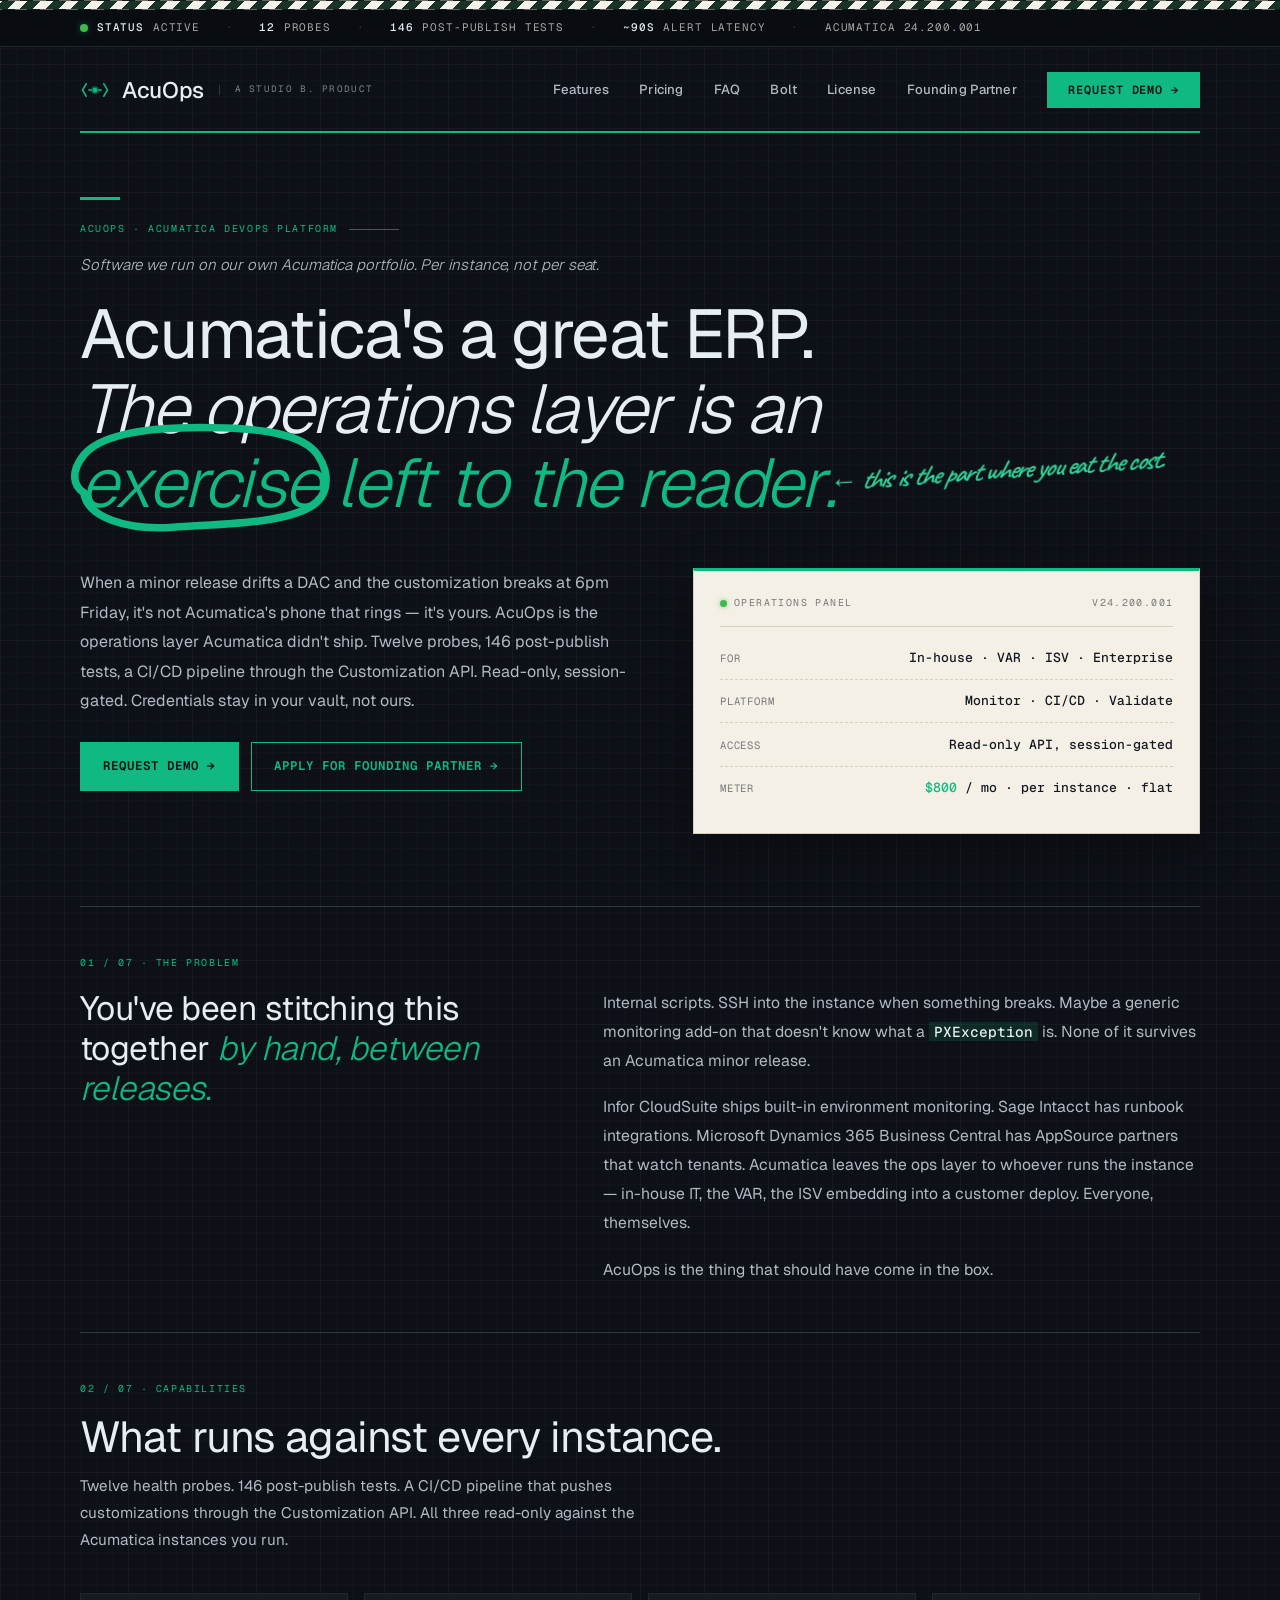
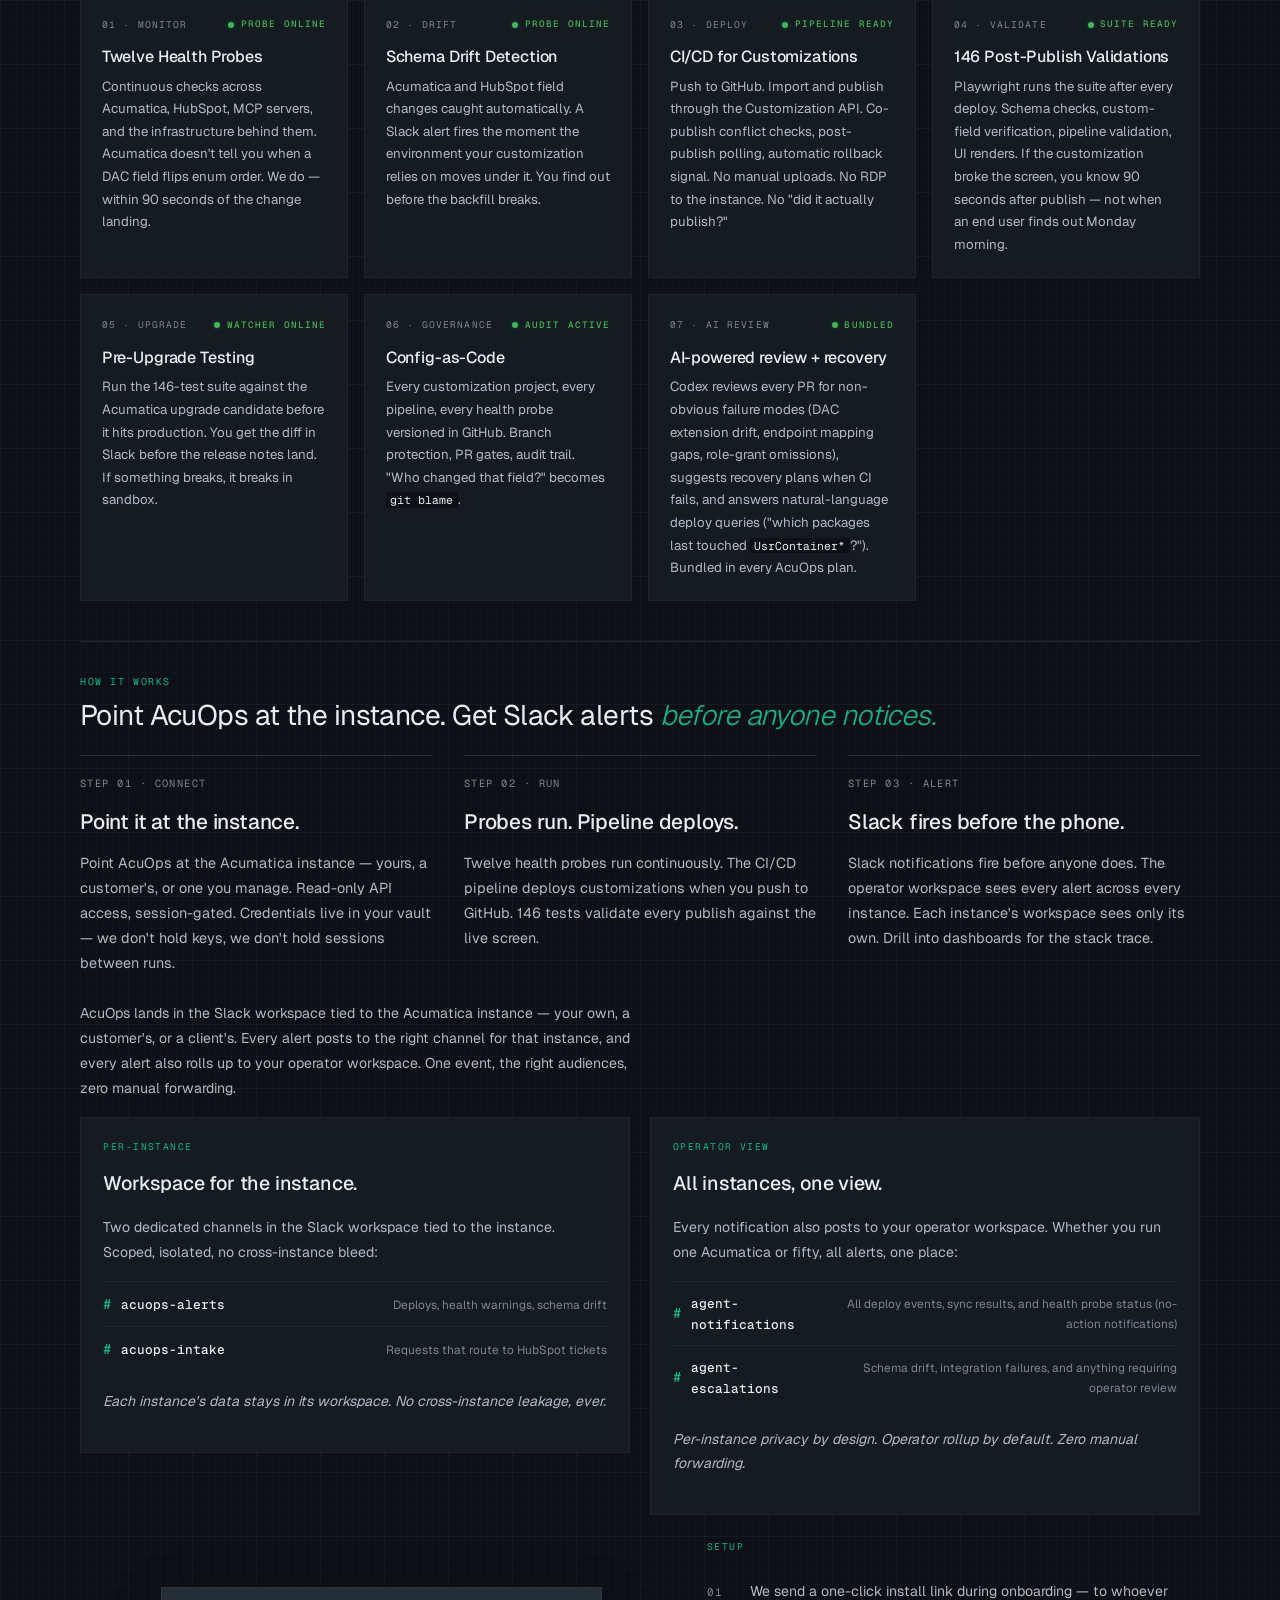
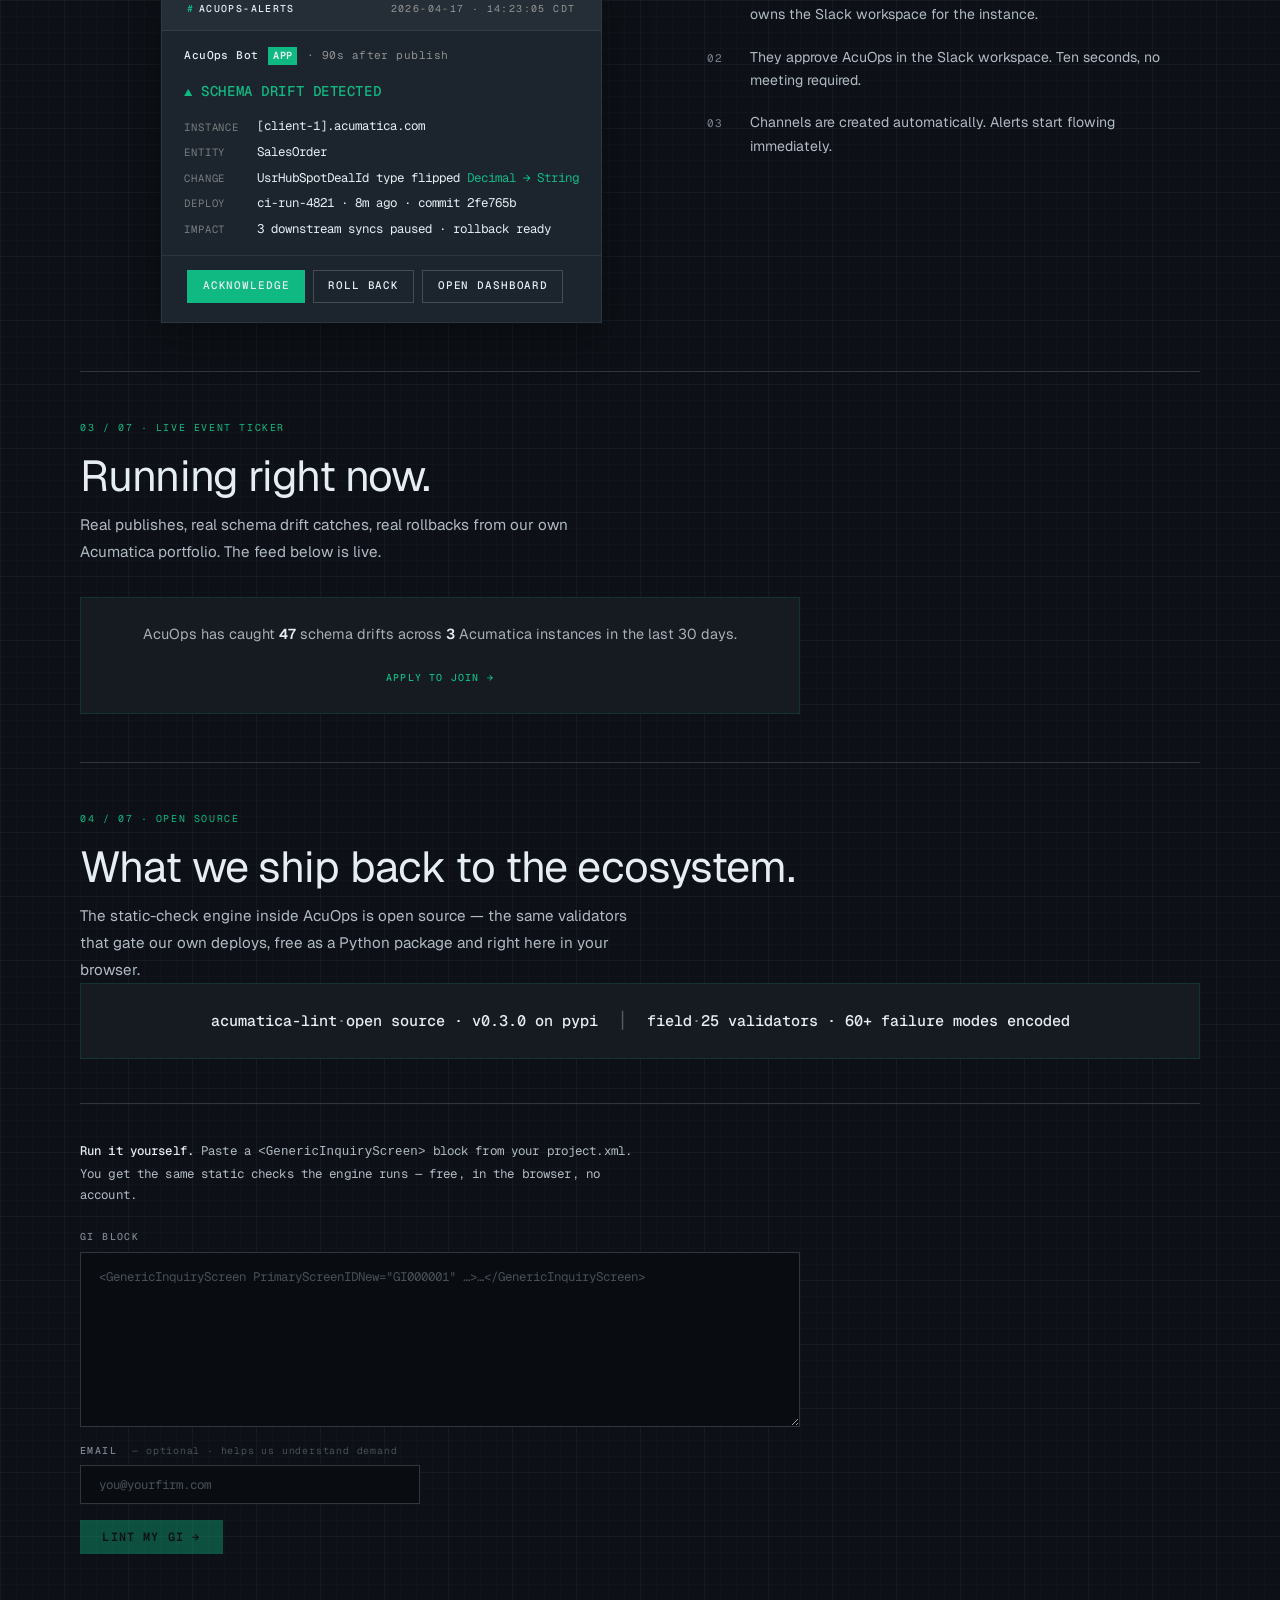
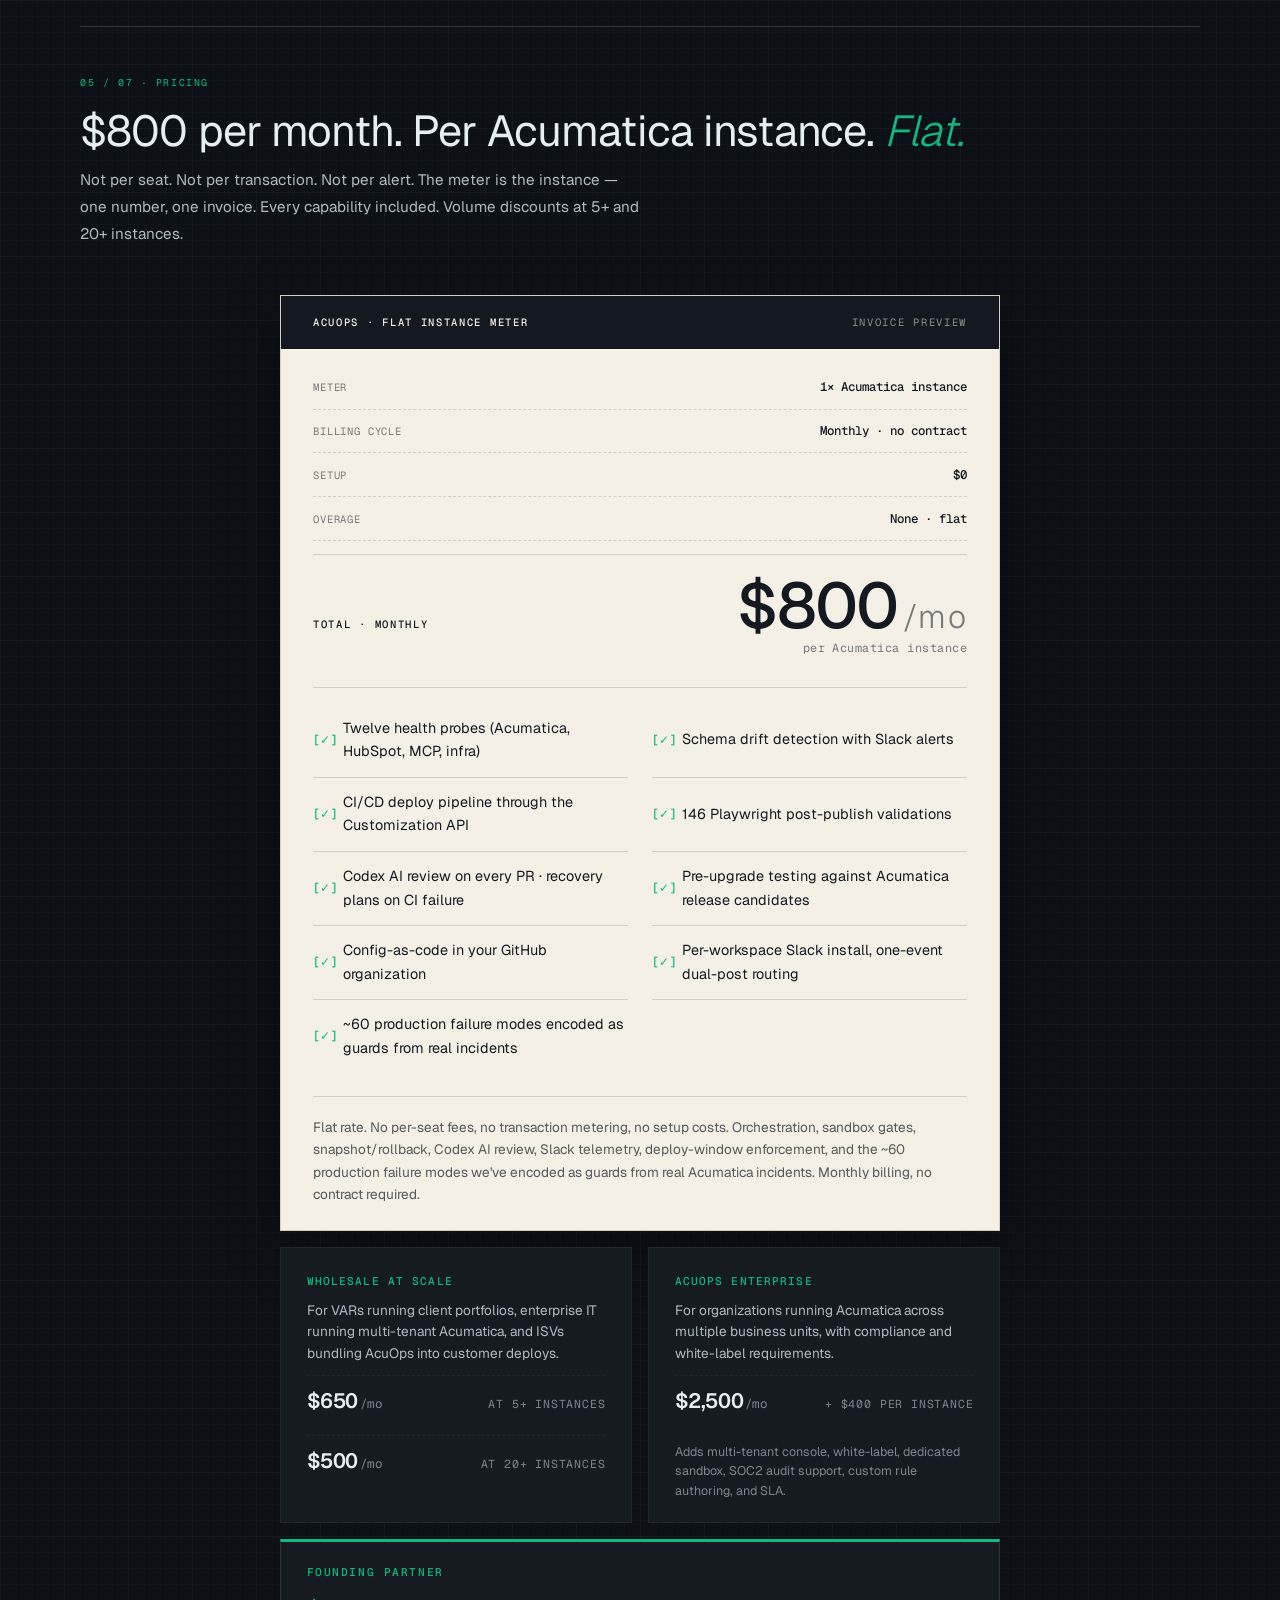
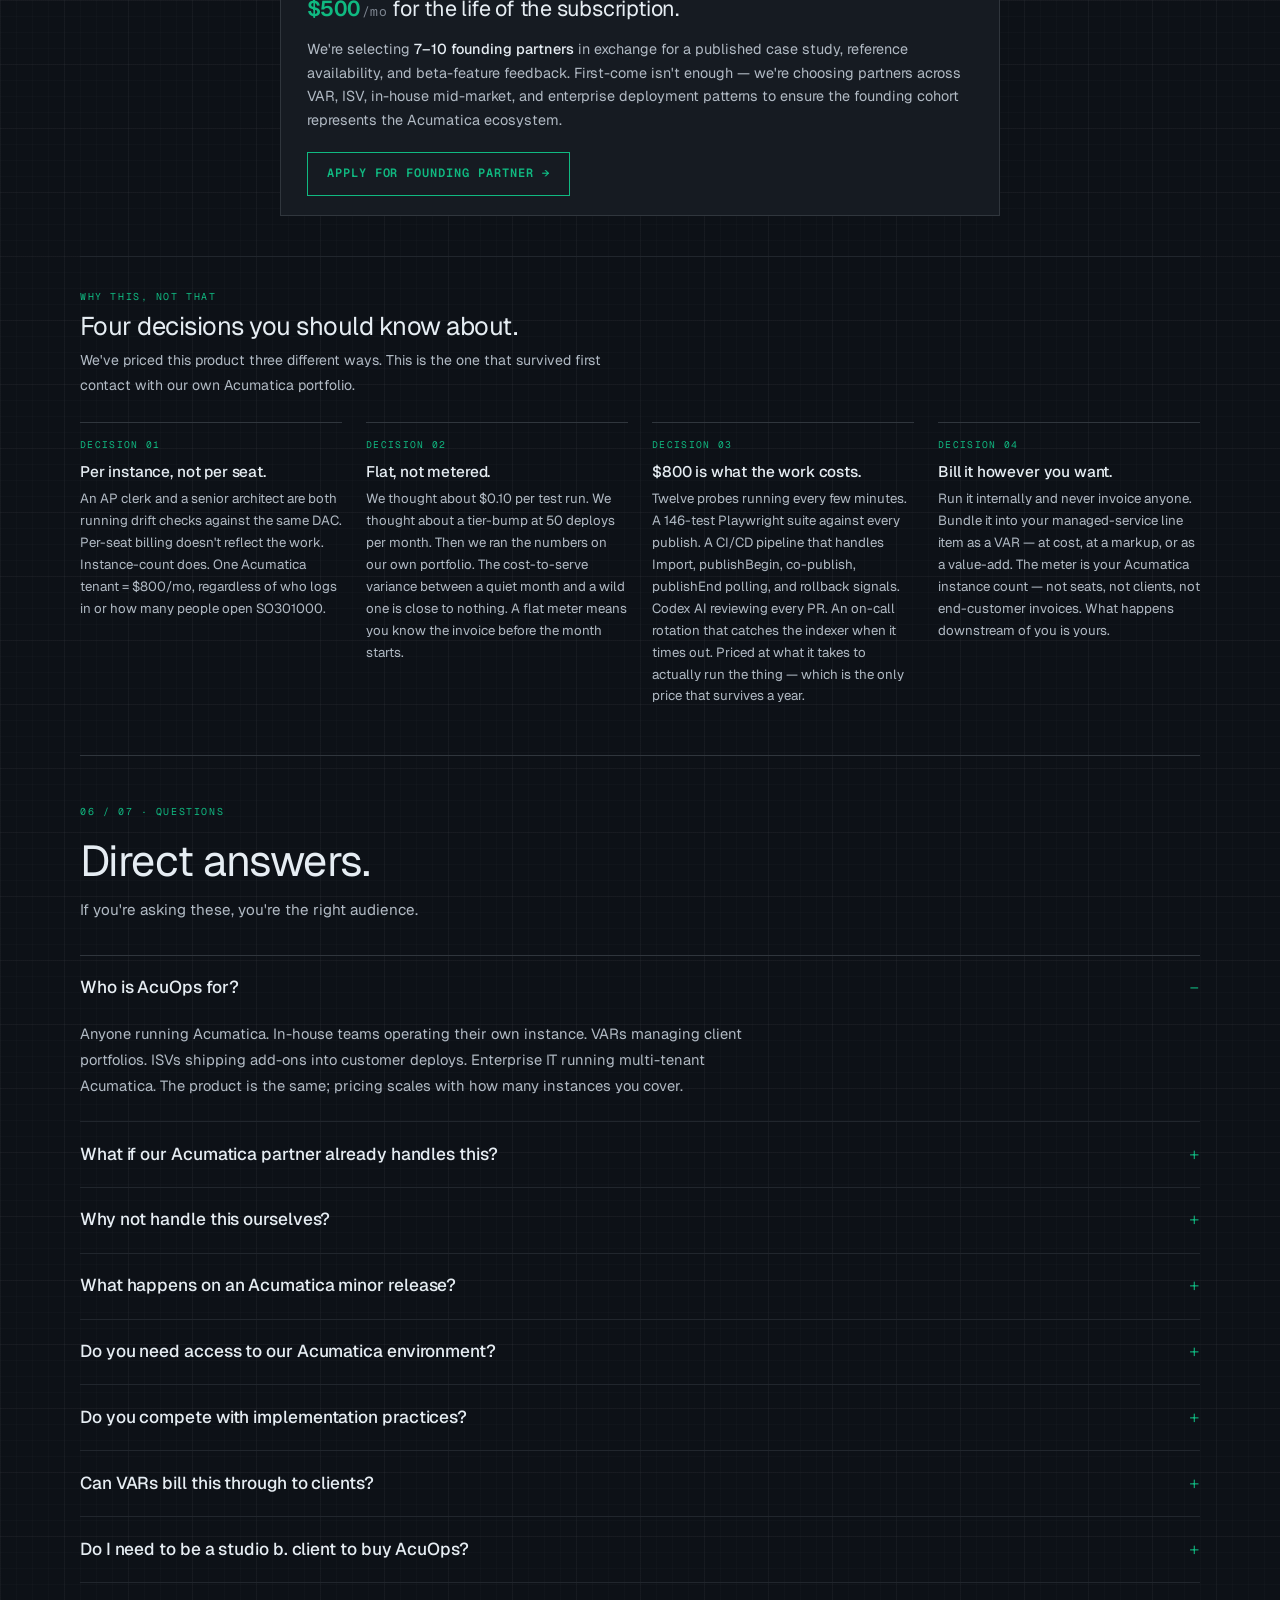
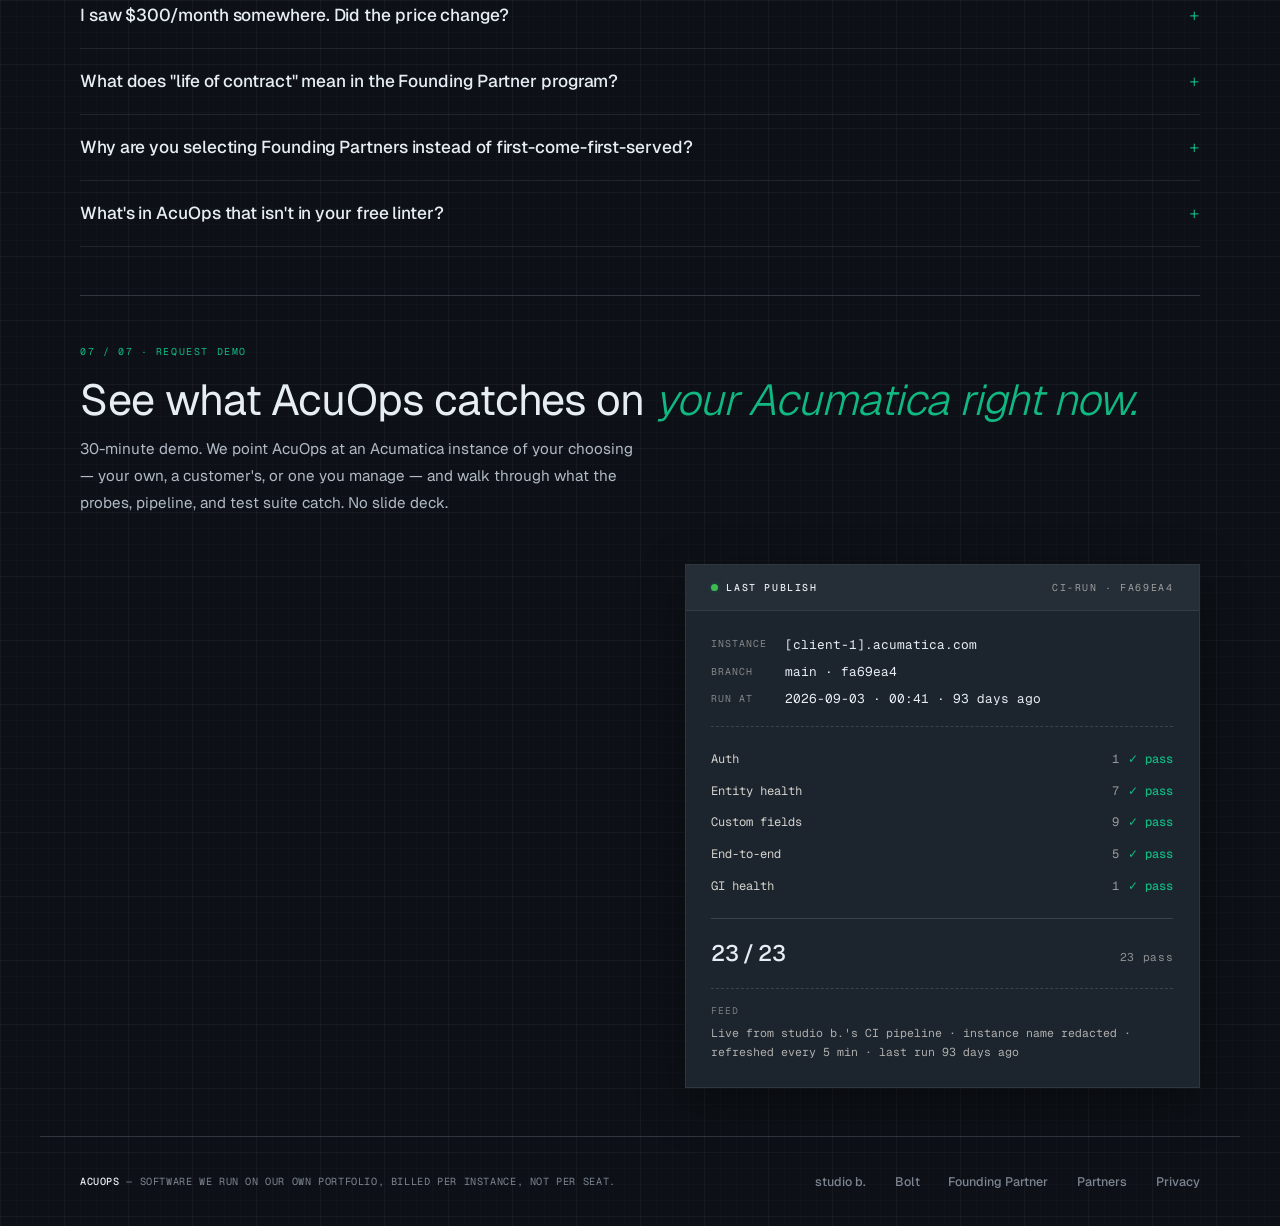
<file: index.html>
<!DOCTYPE html>
<html lang="en">
<head>
<meta charset="UTF-8">
<meta name="viewport" content="width=device-width, initial-scale=1.0">
<title>AcuOps — Acumatica DevOps Platform</title>
<meta name="description" content="AcuOps is the operations layer for Acumatica. Continuous health probes, post-publish validation, CI/CD through the Customization API. $800/mo per Acumatica instance, with volume tiers for VARs and operators running portfolios. Made by studio b.">
<meta property="og:title" content="AcuOps — Acumatica DevOps Platform">
<meta property="og:description" content="AcuOps is the operations layer for Acumatica. Continuous health probes, post-publish validation, CI/CD through the Customization API. $800/mo per Acumatica instance, with volume tiers for VARs and operators running portfolios.">
<meta property="og:type" content="website">
<meta property="og:site_name" content="AcuOps by studio b.">
<meta property="og:url" content="https://acuops.com">
<meta name="twitter:card" content="summary_large_image">
<meta name="twitter:title" content="AcuOps — Acumatica DevOps Platform">
<link rel="canonical" href="https://acuops.com">
<link rel="preconnect" href="https://fonts.googleapis.com">
<link rel="preconnect" href="https://fonts.gstatic.com" crossorigin>
<link href="https://fonts.googleapis.com/css2?family=Geist:wght@300;400;500;600;700&family=Geist+Mono:wght@300;400;500;600&family=Caveat:wght@400;600&display=swap" rel="stylesheet">
<link rel="stylesheet" href="/assets/header.css">

<!-- HubSpot Tracking Code -->
<script type="text/javascript" id="hs-script-loader" async defer src="//js.hs-scripts.com/49070660.js"></script>

<style>
/* ══════════════════════════════════════════════════
   AcuOps — "Mission Control"
   Deep slate + terminal green + phosphor green.
   Dark dashboard register. Operator-facing. Infrastructural.

   Rhymes with Studio B (Broadsheet Verde) and Bolt (Cut Sheet).
   Shares family grammar: mono eyebrows, hairline rules, editorial
   sectioning, section numbering, one-flash-accent discipline.
   Breaks family palette: inverts light paper → dark dashboard.
   Inverted ivory printouts (hero-panel, pricing card) are the
   only light objects on the page — memorable as lit readouts
   on a dark console.
   ══════════════════════════════════════════════════ */

:root {
  /* Page — dark slate primary */
  --bg: #0D1117;                   /* deep slate, cool, no green tint */
  --surface: #161B22;              /* elevated card */
  --surface-2: #1C242E;            /* deeper surface for recessed panels */
  --console: #090D12;              /* sub-bg consoles (dispatch strip) */
  --rule: #30363D;                 /* primary divider on dark */
  --rule-light: #21262D;           /* subtle divider */

  /* Inverted ivory — used only on hero-panel + pricing-card (printouts) */
  --printout: #F4F0E6;             /* ivory — lit readout */
  --printout-rule: #D6CFC0;

  /* Ink — dark tokens used ONLY on ivory printouts */
  --ink: #131821;
  --ink-70: rgba(19, 24, 33, 0.7);
  --ink-55: rgba(19, 24, 33, 0.55);
  --ink-40: rgba(19, 24, 33, 0.4);
  --ink-15: rgba(19, 24, 33, 0.15);
  --ink-06: rgba(19, 24, 33, 0.06);

  /* Signal system */
  --signal: #10B981;               /* terminal green — canonical AcuOps spot per brand guide */
  --signal-hover: #34D399;
  --signal-dim: rgba(16, 185, 129, 0.15);

  --pulse: #3FB950;                /* phosphor green LED */
  --alert: #F85149;                /* critical red, rare */

  /* Text on dark — contrast ratios against --bg #0D1117:
       --text          ~14.6:1  AAA body
       --text-secondary ~10.2:1  AAA body
       --text-tertiary  ~5.4:1   AA body / AAA large
       --text-dim       ~2.5:1   FAILS AA — placeholder-only role.
     Never use --text-dim on body or label copy. Placeholder text
     is exempt from WCAG SC 1.4.3 (informational, not content). */
  --text: #E6EDF3;                 /* primary cool white */
  --text-secondary: #B1BAC4;       /* muted body */
  --text-tertiary: #7D8590;        /* dim metadata */
  --text-dim: #484F58;             /* placeholder-only (see contrast note above) */
}

* { margin: 0; padding: 0; box-sizing: border-box; }
html { scroll-behavior: smooth; }

body {
  background: var(--bg);
  color: var(--text);
  font-family: 'Geist', sans-serif;
  font-weight: 400;
  line-height: 1.65;
  -webkit-font-smoothing: antialiased;
  position: relative;
  /* Schematic grid — 64px major cells, 16px minor. Subtle — only reads at depth */
  background-image:
    linear-gradient(to right, rgba(230, 237, 243, 0.028) 1px, transparent 1px),
    linear-gradient(to bottom, rgba(230, 237, 243, 0.028) 1px, transparent 1px),
    linear-gradient(to right, rgba(230, 237, 243, 0.014) 1px, transparent 1px),
    linear-gradient(to bottom, rgba(230, 237, 243, 0.014) 1px, transparent 1px);
  background-size: 64px 64px, 64px 64px, 16px 16px, 16px 16px;
  background-position: 0 0, 0 0, 0 0, 0 0;
}

/* Subtle CRT grain for authenticity — very low opacity */
body::before {
  content: '';
  position: fixed;
  inset: 0;
  pointer-events: none;
  z-index: 9999;
  opacity: 0.25;
  background-image: url("data:image/svg+xml,%3Csvg viewBox='0 0 256 256' xmlns='http://www.w3.org/2000/svg'%3E%3Cfilter id='noise'%3E%3CfeTurbulence type='fractalNoise' baseFrequency='0.9' numOctaves='4' stitchTiles='stitch'/%3E%3C/filter%3E%3Crect width='100%25' height='100%25' filter='url(%23noise)' opacity='0.03'/%3E%3C/svg%3E");
  background-repeat: repeat;
  background-size: 256px 256px;
  mix-blend-mode: overlay;
}

/* ── Animations ── */
@keyframes rise { from { opacity: 0; transform: translateY(28px); } to { opacity: 1; transform: translateY(0); } }
@keyframes drawLine { from { transform: scaleX(0); } to { transform: scaleX(1); } }
@keyframes blink { 0%, 100% { opacity: 1; } 50% { opacity: 0.35; } }

/* ── Dispatch strip (top of page — sets the operations floor tone) ── */
.dispatch {
  background: var(--console);
  border-bottom: 1px solid var(--rule-light);
  color: var(--text);
  font-family: 'Geist Mono', monospace;
  font-size: 0.68rem;
  font-weight: 400;
  letter-spacing: 0.08em;
  text-transform: uppercase;
}
.dispatch-inner {
  max-width: 1200px;
  margin: 0 auto;
  padding: 0.55rem 2.5rem;
  display: flex;
  align-items: center;
  gap: 1.6rem;
  flex-wrap: wrap;
}
.dispatch-inner > span {
  display: inline-flex;
  align-items: center;
  gap: 0.55rem;
  color: rgba(238, 234, 226, 0.7);
}
.dispatch-inner > span strong {
  color: var(--text);
  font-weight: 500;
}
.dispatch-led {
  width: 8px; height: 8px;
  border-radius: 50%;
  background: var(--pulse);
  box-shadow: 0 0 6px rgba(4, 120, 87, 0.7);
  animation: blink 2.4s ease-in-out infinite;
}
.dispatch-spacer { opacity: 0.3; }

/* ── Nav ── */
nav {
  max-width: 1200px;
  margin: 0 auto;
  padding: 1.6rem 2.5rem;
  display: flex;
  align-items: center;
  justify-content: space-between;
  position: relative;
}
nav::after {
  content: '';
  position: absolute;
  bottom: 0; left: 2.5rem; right: 2.5rem;
  height: 2px;
  background: var(--signal);
  transform-origin: left;
  animation: drawLine 0.8s cubic-bezier(0.16, 1, 0.3, 1) 0.2s both;
}

.brand {
  display: flex;
  align-items: center;
  gap: 0.75rem;
}
.brand-main {
  display: flex;
  align-items: center;
  gap: 0.75rem;
  text-decoration: none;
  color: var(--text);
}
.brand-mark {
  width: 30px; height: 30px;
  flex-shrink: 0;
}
.brand-name {
  font-family: 'Geist', sans-serif;
  font-size: 1.4rem;
  font-weight: 500;
  letter-spacing: -0.015em;
  color: var(--text);
  line-height: 1;
}
.brand-parent {
  font-family: 'Geist Mono', monospace;
  font-size: 0.58rem;
  font-weight: 400;
  letter-spacing: 0.14em;
  text-transform: uppercase;
  color: var(--text-tertiary);
  padding-left: 0.9rem;
  margin-left: 0.2rem;
  border-left: 1px solid var(--rule);
  line-height: 1;
}
.brand-parent a {
  color: var(--text-tertiary);
  text-decoration: none;
  border-bottom: 1px dotted transparent;
  transition: border-color 0.25s, color 0.25s;
}
.brand-parent a:hover {
  color: var(--signal);
  border-bottom-color: var(--signal);
}

.nav-links { display: flex; gap: 1.9rem; align-items: center; }
.nav-links a {
  font-family: 'Geist', sans-serif;
  font-size: 0.82rem;
  font-weight: 500;
  color: var(--text-secondary);
  text-decoration: none;
  transition: color 0.25s;
  letter-spacing: 0.01em;
}
.nav-links a:hover { color: var(--text); }
.nav-links a.current { color: var(--signal); }
.nav-cta {
  color: var(--bg) !important;
  background: var(--signal) !important;
  padding: 0.5rem 1.3rem !important;
  border-radius: 0 !important;
  font-family: 'Geist Mono', monospace !important;
  font-weight: 600 !important;
  font-size: 0.74rem !important;
  letter-spacing: 0.08em !important;
  text-transform: uppercase !important;
  transition: background 0.25s, color 0.25s !important;
}
.nav-cta:hover {
  background: var(--printout) !important;
  color: var(--signal) !important;
}

.nav-toggle { display: none; background: none; border: none; cursor: pointer; padding: 0.5rem; }
.nav-toggle span {
  display: block; width: 22px; height: 2px;
  background: var(--text); margin: 4px 0; transition: all 0.3s;
}


/* ── Hero ── */
.hero {
  max-width: 1200px;
  margin: 0 auto;
  padding: 5.5rem 2.5rem 4.5rem;
  position: relative;
}
.hero::before {
  content: '';
  position: absolute;
  top: 4rem;
  left: 2.5rem;
  width: 40px;
  height: 3px;
  background: var(--signal);
  animation: rise 0.6s cubic-bezier(0.16, 1, 0.3, 1) 0.3s both;
}

.hero-eyebrow {
  font-family: 'Geist Mono', monospace;
  font-size: 0.62rem;
  font-weight: 400;
  letter-spacing: 0.16em;
  text-transform: uppercase;
  color: var(--signal);
  margin-bottom: 1.4rem;
  display: flex;
  align-items: center;
  gap: 0.7rem;
  animation: rise 0.7s cubic-bezier(0.16, 1, 0.3, 1) 0.15s both;
}
.hero-eyebrow::after {
  content: '';
  flex: 0 0 50px;
  height: 1px;
  background: var(--signal);
  opacity: 0.6;
}

/* Hero tagline — promoted from footer per design audit P-5.
   Compressed positioning statement: "we run this ourselves" + per-instance pricing. */
.hero-tagline {
  font-family: 'Geist', sans-serif;
  font-style: italic;
  font-weight: 300;
  font-size: 0.95rem;
  line-height: 1.5;
  color: var(--text-secondary);
  letter-spacing: -0.005em;
  margin: -0.4rem 0 1.3rem;
  max-width: 720px;
  animation: rise 0.7s cubic-bezier(0.16, 1, 0.3, 1) 0.22s both;
}

.hero h1 {
  font-family: 'Geist', sans-serif;
  font-weight: 400;
  font-size: clamp(2.7rem, 5.4vw, 4.3rem);
  line-height: 1.08;
  letter-spacing: -0.025em;
  max-width: 900px;
  color: var(--text);
  animation: rise 0.9s cubic-bezier(0.16, 1, 0.3, 1) 0.15s both;
}
.hero h1 em {
  font-style: italic;
  font-weight: 300;
  color: var(--text);
}
.hero h1 .sig { color: var(--signal); font-style: italic; }

.hero-lower {
  display: grid;
  grid-template-columns: 1.1fr 1fr;
  gap: 3.5rem;
  margin-top: 3rem;
  animation: rise 0.9s cubic-bezier(0.16, 1, 0.3, 1) 0.35s both;
}

.hero-body-col {
  display: flex;
  flex-direction: column;
  gap: 1.6rem;
}

.hero-body {
  font-size: 1rem;
  line-height: 1.85;
  color: var(--text-secondary);
  margin: 0;
}

/* Hero CTA row — primary (Request demo) + secondary (Founding Partner).
   Surfaces Founding Partner out of nav-link obscurity per audit H-3. */
.hero-cta-row {
  display: flex;
  flex-wrap: wrap;
  gap: 0.75rem;
  align-items: center;
}
.hero-cta {
  display: inline-flex;
  align-items: center;
  padding: 0.85rem 1.4rem;
  border-radius: 0;
  font-family: 'Geist Mono', monospace;
  font-size: 0.78rem;
  font-weight: 600;
  letter-spacing: 0.08em;
  text-transform: uppercase;
  text-decoration: none;
  transition: background 0.25s, color 0.25s, border-color 0.25s;
  white-space: nowrap;
}
.hero-cta-primary {
  color: var(--bg);
  background: var(--signal);
  border: 1px solid var(--signal);
}
.hero-cta-primary:hover {
  background: var(--signal-hover);
  border-color: var(--signal-hover);
  color: var(--bg);
}
.hero-cta-secondary {
  color: var(--signal);
  background: transparent;
  border: 1px solid var(--signal);
}
.hero-cta-secondary:hover {
  background: var(--signal);
  color: var(--bg);
}

/* Inverted ivory printout — one of the two light objects on the page.
   Local CSS-var override: descendants use dark-on-ivory text automatically. */
.hero-panel {
  --text: #131821;
  --text-secondary: rgba(19, 24, 33, 0.7);
  --text-tertiary: rgba(19, 24, 33, 0.55);
  --text-dim: rgba(19, 24, 33, 0.4);
  --rule: var(--printout-rule);
  --rule-light: rgba(19, 24, 33, 0.08);

  background: var(--printout);
  color: var(--text);
  border: 1px solid var(--printout-rule);
  border-top: 3px solid var(--signal);
  border-radius: 0;
  padding: 1.5rem 1.6rem;
  font-family: 'Geist Mono', monospace;
  box-shadow: 0 14px 44px rgba(0, 0, 0, 0.35);
}
.hero-panel-header {
  display: flex;
  align-items: center;
  justify-content: space-between;
  padding-bottom: 0.9rem;
  margin-bottom: 0.6rem;
  border-bottom: 1px solid var(--printout-rule);
  font-size: 0.62rem;
  font-weight: 400;
  letter-spacing: 0.14em;
  text-transform: uppercase;
  color: var(--text-tertiary);
}
.hero-panel-header .led {
  width: 7px; height: 7px; border-radius: 50%;
  background: var(--pulse);
  box-shadow: 0 0 5px rgba(63, 185, 80, 0.6);
  animation: blink 2.4s ease-in-out infinite;
  display: inline-block;
  margin-right: 0.45rem;
  vertical-align: middle;
}
.hero-panel-row {
  display: flex;
  justify-content: space-between;
  align-items: baseline;
  padding: 0.65rem 0;
  border-bottom: 1px dashed var(--printout-rule);
  font-size: 0.78rem;
}
.hero-panel-row:last-child { border-bottom: none; }
.hp-label {
  color: var(--text-tertiary);
  font-weight: 400;
  letter-spacing: 0.08em;
  text-transform: uppercase;
  font-size: 0.66rem;
}
.hp-value {
  color: var(--text);
  font-weight: 500;
  font-size: 0.82rem;
  text-align: right;
}
.hp-value .sig { color: var(--signal); }

/* ── Section utility ── */
.section {
  max-width: 1200px;
  margin: 0 auto;
  padding: 3rem 2.5rem;
}
.section-rule {
  max-width: 1200px;
  margin: 0 auto;
  padding: 0 2.5rem;
}
.section-rule hr { border: none; height: 1px; background: var(--rule); }

.section-eyebrow {
  font-family: 'Geist Mono', monospace;
  font-size: 0.62rem;
  font-weight: 400;
  letter-spacing: 0.16em;
  text-transform: uppercase;
  color: var(--signal);
  margin-bottom: 1rem;
}

.section-title {
  font-family: 'Geist', sans-serif;
  font-weight: 400;
  font-size: clamp(2rem, 3.4vw, 2.7rem);
  line-height: 1.14;
  letter-spacing: -0.02em;
  color: var(--text);
  margin-bottom: 0.6rem;
}
.section-title em { font-style: italic; font-weight: 300; color: var(--signal); }

.section-intro {
  font-size: 0.95rem;
  color: var(--text-secondary);
  max-width: 560px;
  line-height: 1.78;
}

/* ── Live Event Ticker ── */
.ticker-card {
  margin-top: 2rem;
  background: var(--surface);
  border: 1px solid var(--signal-dim);
  max-width: 720px;
  font-family: 'Geist Mono', monospace;
}

.ticker-header {
  display: flex;
  justify-content: space-between;
  align-items: baseline;
  padding: 0.85rem 1.25rem 0.75rem;
  border-bottom: 1px solid rgba(230, 237, 243, 0.06);
}

.ticker-channel {
  font-family: 'Geist Mono', monospace;
  font-size: 0.68rem;
  font-weight: 500;
  letter-spacing: 0.14em;
  text-transform: uppercase;
  color: rgba(230, 237, 243, 0.6);
}

.ticker-updated {
  font-family: 'Geist Mono', monospace;
  font-size: 0.62rem;
  font-weight: 400;
  letter-spacing: 0.10em;
  text-transform: uppercase;
  color: rgba(230, 237, 243, 0.4);
}

.ticker-event {
  padding: 1rem 1.25rem 1.1rem;
  border-bottom: 1px solid rgba(230, 237, 243, 0.06);
}
.ticker-event:last-of-type {
  border-bottom: none;
}

.ticker-byline {
  font-family: 'Geist', sans-serif;
  font-size: 0.72rem;
  font-weight: 400;
  color: rgba(230, 237, 243, 0.7);
  margin-bottom: 0.45rem;
  letter-spacing: 0.01em;
}

.ticker-event-heading {
  font-family: 'Geist', sans-serif;
  font-size: 0.88rem;
  font-weight: 600;
  color: var(--text);
  margin-bottom: 0.65rem;
  letter-spacing: 0.01em;
}

.ticker-event-heading.is-alert {
  color: var(--signal);
}

.ticker-kv-table {
  width: 100%;
  border-collapse: collapse;
  margin-bottom: 0.85rem;
}

.ticker-kv-table tr + tr td {
  padding-top: 0.2rem;
}

.ticker-kv-label {
  font-family: 'Geist Mono', monospace;
  font-size: 0.62rem;
  font-weight: 500;
  letter-spacing: 0.14em;
  text-transform: uppercase;
  color: rgba(230, 237, 243, 0.5);
  padding-right: 1.4rem;
  white-space: nowrap;
  vertical-align: top;
}

.ticker-kv-value {
  font-family: 'Geist Mono', monospace;
  font-size: 0.72rem;
  font-weight: 400;
  color: var(--text);
  word-break: break-all;
}

.ticker-btn-row {
  display: flex;
  gap: 0.5rem;
  flex-wrap: wrap;
}

.ticker-btn {
  font-family: 'Geist Mono', monospace;
  font-size: 0.62rem;
  font-weight: 500;
  letter-spacing: 0.10em;
  text-transform: uppercase;
  padding: 0.38rem 0.75rem;
  border-radius: 0;
  cursor: default;
  text-decoration: none;
  display: inline-block;
  border: 1px solid transparent;
}

.ticker-btn-primary {
  background: var(--signal);
  color: var(--bg);
  border-color: var(--signal);
}

.ticker-btn-secondary {
  background: transparent;
  color: var(--text);
  border-color: rgba(230, 237, 243, 0.3);
}

.ticker-cta {
  display: block;
  padding: 0.7rem 1.25rem;
  border-top: 1px solid rgba(230, 237, 243, 0.06);
  font-family: 'Geist Mono', monospace;
  font-size: 0.62rem;
  font-weight: 500;
  letter-spacing: 0.12em;
  text-transform: uppercase;
  color: var(--signal);
  text-decoration: none;
}
.ticker-cta:hover { color: var(--signal-hover); }

.ticker-fallback {
  padding: 1.5rem 1.25rem;
  text-align: center;
}

.ticker-fallback p {
  font-family: 'Geist', sans-serif;
  font-size: 0.9rem;
  color: rgba(230, 237, 243, 0.7);
  line-height: 1.7;
  margin-bottom: 1rem;
}

.ticker-fallback strong {
  color: var(--text);
  font-weight: 600;
}

.ticker-fallback-cta {
  font-family: 'Geist Mono', monospace;
  font-size: 0.62rem;
  font-weight: 500;
  letter-spacing: 0.12em;
  text-transform: uppercase;
  color: var(--signal);
  text-decoration: none;
}
.ticker-fallback-cta:hover { color: var(--signal-hover); }

.ticker-loading {
  padding: 1.5rem 1.25rem;
  font-family: 'Geist Mono', monospace;
  font-size: 0.72rem;
  color: rgba(230, 237, 243, 0.4);
  letter-spacing: 0.08em;
}

.ticker-noscript {
  padding: 1.25rem;
  font-family: 'Geist', sans-serif;
  font-size: 0.88rem;
  color: var(--text-secondary);
  line-height: 1.7;
}

/* ── Fade-in ── */
.fade-in { opacity: 0; transform: translateY(24px); transition: opacity 0.8s cubic-bezier(0.16, 1, 0.3, 1), transform 0.8s cubic-bezier(0.16, 1, 0.3, 1); }
.fade-in.visible { opacity: 1; transform: translateY(0); }

/* ── Ticker: capped 3-event window with scroll + bottom fade ── */
.ticker-events-window {
  position: relative;
  max-height: 380px;
  overflow-y: auto;
  scrollbar-width: thin;
  scrollbar-color: var(--rule) transparent;
}
.ticker-events-window::after {
  content: '';
  position: sticky;
  bottom: 0;
  display: block;
  height: 60px;
  margin-top: -60px;
  background: linear-gradient(to bottom, transparent, var(--surface));
  pointer-events: none;
}

/* ── FAQ accordion ── */
.faq-list { margin-top: 2rem; border-top: 1px solid var(--rule); }
details.faq-item {
  border-bottom: 1px solid var(--rule-light);
}
details.faq-item summary {
  list-style: none;
  cursor: pointer;
  padding: 1.3rem 0;
  display: flex;
  justify-content: space-between;
  align-items: baseline;
  gap: 1.5rem;
}
details.faq-item summary::-webkit-details-marker { display: none; }
details.faq-item summary::after {
  content: '+';
  font-family: 'Geist Mono', monospace;
  font-size: 1.1rem;
  font-weight: 300;
  color: var(--signal);
  flex-shrink: 0;
  transition: transform 0.2s;
  line-height: 1;
}
details.faq-item[open] summary::after {
  content: '−';
}
details.faq-item summary:hover .faq-q { color: var(--text); }
.faq-answer-body {
  padding: 0 0 1.3rem;
  max-width: 680px;
}

/* ── 2-column pricing features list ── */
.pricing-features {
  display: grid;
  grid-template-columns: 1fr 1fr;
  gap: 0;
  column-gap: 1.5rem;
}
.pricing-features li {
  padding: 0.55rem 0;
  font-size: 0.85rem;
}

@media (max-width: 900px) {
  .features-grid { grid-template-columns: repeat(2, 1fr); }
  .pricing-features { grid-template-columns: 1fr; }
}

/* ── Problem (two-column editorial) ── */
.problem-grid {
  display: grid;
  grid-template-columns: 1fr 1.3fr;
  gap: 4rem;
  align-items: start;
  margin-top: 1rem;
}
.problem-title {
  font-family: 'Geist', sans-serif;
  font-weight: 400;
  font-size: clamp(1.7rem, 2.8vw, 2.1rem);
  line-height: 1.2;
  letter-spacing: -0.015em;
  color: var(--text);
}
.problem-title em { font-style: italic; font-weight: 300; color: var(--signal); }
.problem-body { font-size: 0.98rem; line-height: 1.85; color: var(--text-secondary); }
.problem-body p + p { margin-top: 1.1rem; }
.problem-body strong {
  color: var(--text);
  font-weight: 500;
  font-family: 'Geist Mono', monospace;
  font-size: 0.92em;
  background: var(--signal-dim);
  padding: 0.05em 0.35em;
  border-radius: 0;
}

/* ── Features: rack-style cards with status dots ── */
.features-grid {
  display: grid;
  grid-template-columns: repeat(4, 1fr);
  gap: 1rem;
  margin-top: 2.5rem;
}
.feature-card {
  background: var(--surface);
  border: 1px solid var(--rule-light);
  border-radius: 0;
  padding: 1.4rem 1.3rem 1.3rem;
  position: relative;
  overflow: hidden;
  transition: transform 0.35s cubic-bezier(0.16, 1, 0.3, 1), box-shadow 0.35s, border-color 0.35s;
}
.feature-card:hover {
  transform: translateY(-3px);
  border-color: var(--rule);
  box-shadow: 0 8px 24px rgba(0, 0, 0, 0.4);
}
.feature-card::before {
  content: '';
  position: absolute;
  top: 0; left: 0; right: 0;
  height: 2px;
  background: var(--signal);
  transform: scaleX(0);
  transform-origin: left;
  transition: transform 0.4s cubic-bezier(0.16, 1, 0.3, 1);
}
.feature-card:hover::before { transform: scaleX(1); }

.fc-header {
  display: flex;
  align-items: center;
  justify-content: space-between;
  margin-bottom: 0.9rem;
}
.fc-label {
  font-family: 'Geist Mono', monospace;
  font-size: 0.6rem;
  font-weight: 400;
  letter-spacing: 0.12em;
  text-transform: uppercase;
  color: var(--text-tertiary);
}
.fc-status {
  display: flex;
  align-items: center;
  gap: 0.4rem;
  font-family: 'Geist Mono', monospace;
  font-size: 0.58rem;
  letter-spacing: 0.12em;
  text-transform: uppercase;
  color: var(--pulse);
  font-weight: 500;
}
.fc-status::before {
  content: '';
  width: 6px; height: 6px;
  border-radius: 50%;
  background: var(--pulse);
  box-shadow: 0 0 4px rgba(4, 120, 87, 0.6);
  animation: blink 2.4s ease-in-out infinite;
}
.feature-card h3 {
  font-family: 'Geist', sans-serif;
  font-weight: 500;
  font-size: 1rem;
  letter-spacing: -0.01em;
  line-height: 1.25;
  color: var(--text);
  margin-bottom: 0.55rem;
}
.feature-card p {
  font-size: 0.83rem;
  color: var(--text-secondary);
  line-height: 1.7;
}
.feature-card p code,
.feature-card code {
  font-family: 'Geist Mono', monospace;
  font-size: 0.86em;
  color: var(--text);
  background: var(--bg);
  padding: 0.08em 0.4em;
  border-radius: 0;
}

/* ── How it works: editorial numbered grid with ink top-rules ── */
.steps {
  display: grid;
  grid-template-columns: repeat(3, 1fr);
  gap: 2rem;
  margin-top: 3rem;
}
.step { padding: 1.2rem 0 0; border-top: 1px solid var(--rule); }
.step-number {
  font-family: 'Geist Mono', monospace;
  font-size: 0.65rem;
  font-weight: 400;
  color: var(--text-tertiary);
  letter-spacing: 0.14em;
  text-transform: uppercase;
  margin-bottom: 0.8rem;
}
.step h3 {
  font-family: 'Geist', sans-serif;
  font-weight: 500;
  font-size: 1.3rem;
  letter-spacing: -0.01em;
  color: var(--text);
  margin-bottom: 0.7rem;
}
.step p { font-size: 0.9rem; color: var(--text-secondary); line-height: 1.75; }

/* ── Slack integration ── */
.slack-panels {
  display: grid;
  grid-template-columns: 1fr 1fr;
  gap: 1.2rem;
  margin-top: 3rem;
}
.slack-panel {
  background: var(--surface);
  border: 1px solid var(--rule-light);
  border-radius: 0;
  padding: 1.3rem 1.4rem;
}
.slack-panel-label {
  font-family: 'Geist Mono', monospace;
  font-weight: 400;
  font-size: 0.6rem;
  letter-spacing: 0.15em;
  text-transform: uppercase;
  color: var(--signal);
  margin-bottom: 0.8rem;
}
.slack-panel h3 {
  font-family: 'Geist', sans-serif;
  font-weight: 500;
  font-size: 1.22rem;
  letter-spacing: -0.01em;
  color: var(--text);
  margin-bottom: 1rem;
}
.slack-panel p {
  font-size: 0.88rem;
  color: var(--text-secondary);
  line-height: 1.72;
  margin-bottom: 1.1rem;
}
.slack-channel {
  display: flex;
  align-items: center;
  gap: 0.6rem;
  padding: 0.65rem 0;
  border-top: 1px solid var(--rule-light);
}
.slack-channel:last-child { border-bottom: 1px solid var(--rule-light); }
.slack-channel-icon {
  color: var(--signal);
  font-family: 'Geist Mono', monospace;
  font-size: 0.88rem;
  font-weight: 500;
  flex-shrink: 0;
}
.slack-channel-name {
  font-family: 'Geist Mono', monospace;
  font-size: 0.8rem;
  color: var(--text);
  font-weight: 500;
}
.slack-channel-desc {
  font-size: 0.74rem;
  color: var(--text-tertiary);
  margin-left: auto;
  text-align: right;
}
.slack-footnote {
  margin-top: 1.1rem;
  font-size: 0.8rem;
  color: var(--text-tertiary);
  font-style: italic;
}
/* Sample alert block — spec-sheet moment, rhymes with Bolt's live-transaction panel */
.alert-sample {
  max-width: 720px;
  margin: 3rem auto 0;
  background: var(--surface-2);
  border: 1px solid var(--rule);
  color: var(--text);
  border-radius: 0;
  overflow: hidden;
  font-family: 'Geist Mono', monospace;
  box-shadow: 0 12px 40px rgba(0, 0, 0, 0.4);
}
.alert-sample-head {
  background: rgba(255, 255, 255, 0.04);
  padding: 0.8rem 1.6rem;
  display: flex;
  justify-content: space-between;
  align-items: center;
  border-bottom: 1px solid rgba(238, 234, 226, 0.08);
  font-size: 0.62rem;
  letter-spacing: 0.14em;
  text-transform: uppercase;
  color: rgba(238, 234, 226, 0.55);
}
.alert-sample-head .as-channel { color: var(--text); font-weight: 500; }
.alert-sample-head .as-channel::before {
  content: '#';
  color: var(--signal);
  font-weight: 500;
  margin-right: 0.25rem;
}
.alert-sample-body { padding: 1rem 1.4rem; font-size: 0.82rem; line-height: 1.6; }
.alert-sample-body .as-bot {
  display: flex;
  align-items: center;
  gap: 0.6rem;
  font-size: 0.7rem;
  color: rgba(238, 234, 226, 0.55);
  margin-bottom: 0.9rem;
  letter-spacing: 0.04em;
}
.alert-sample-body .as-bot strong { color: var(--text); font-weight: 500; }
.alert-sample-body .as-bot .as-badge {
  display: inline-block;
  background: var(--signal);
  color: var(--text);
  padding: 0.1em 0.45em;
  border-radius: 0;
  font-size: 0.64rem;
  font-weight: 600;
  letter-spacing: 0.06em;
}
.alert-sample-body .as-title {
  color: var(--signal);
  font-weight: 500;
  font-size: 0.88rem;
  letter-spacing: 0.04em;
  margin-bottom: 0.9rem;
}
.alert-sample-body .as-title::before { content: '▲ '; }
.alert-sample-body dl {
  display: grid;
  grid-template-columns: max-content 1fr;
  gap: 0.35rem 1.1rem;
  font-size: 0.78rem;
  color: rgba(238, 234, 226, 0.85);
}
.alert-sample-body dt {
  color: rgba(238, 234, 226, 0.45);
  text-transform: uppercase;
  letter-spacing: 0.08em;
  font-size: 0.66rem;
  padding-top: 0.15rem;
}
.alert-sample-body dd { color: var(--text); }
.alert-sample-body dd em { color: var(--signal); font-style: normal; }
.alert-sample-actions {
  display: flex;
  gap: 0.5rem;
  padding: 0.9rem 1.6rem 1.2rem;
  border-top: 1px solid rgba(238, 234, 226, 0.08);
}
.alert-sample-actions .as-action {
  display: inline-block;
  background: transparent;
  color: var(--text);
  border: 1px solid rgba(238, 234, 226, 0.2);
  padding: 0.4rem 0.9rem;
  border-radius: 0;
  font-family: 'Geist Mono', monospace;
  font-size: 0.68rem;
  font-weight: 500;
  letter-spacing: 0.08em;
  text-transform: uppercase;
  cursor: default;
  transition: all 0.2s;
}
.alert-sample-actions .as-action:first-child {
  background: var(--signal);
  border-color: var(--signal);
  color: var(--text);
}

.slack-onboard {
  max-width: 640px;
  margin: 3rem auto 0;
  border-top: 1px solid var(--rule);
  padding-top: 2rem;
}
.slack-onboard .slack-panel-label { margin-bottom: 1rem; }
.slack-onboard-step {
  display: grid;
  grid-template-columns: 2rem 1fr;
  gap: 0.7rem;
  padding: 0.6rem 0;
  align-items: baseline;
}
.slack-onboard-step-num {
  font-family: 'Geist Mono', monospace;
  font-weight: 400;
  font-size: 0.68rem;
  color: var(--text-tertiary);
  letter-spacing: 0.1em;
}
.slack-onboard-step p { font-size: 0.88rem; color: var(--text-secondary); line-height: 1.65; }

/* ── Pricing: ivory printout pinned to the console ── */
.pricing-wrap { max-width: 720px; margin: 3rem auto 0; }
.pricing-card {
  /* Local CSS-var override: descendants pick up dark-on-ivory automatically */
  --text: #131821;
  --text-secondary: rgba(19, 24, 33, 0.7);
  --text-tertiary: rgba(19, 24, 33, 0.55);
  --text-dim: rgba(19, 24, 33, 0.4);
  --rule: var(--printout-rule);
  --rule-light: rgba(19, 24, 33, 0.08);

  background: var(--printout);
  color: var(--text);
  border: 1px solid var(--printout-rule);
  border-radius: 0;
  padding: 0;
  font-family: 'Geist Mono', monospace;
  overflow: hidden;
  box-shadow: 0 16px 52px rgba(0, 0, 0, 0.4);
}
.pricing-head {
  /* Re-override to light text inside the dark header strip */
  --text: var(--printout);
  --text-secondary: rgba(244, 240, 230, 0.6);
  --text-tertiary: rgba(244, 240, 230, 0.5);

  background: #131821;
  color: var(--text);
  padding: 1.1rem 2rem;
  display: flex;
  justify-content: space-between;
  align-items: center;
  font-size: 0.66rem;
  letter-spacing: 0.16em;
  text-transform: uppercase;
  font-weight: 500;
}
.pricing-head .ph-meta { color: rgba(244, 240, 230, 0.55); font-weight: 400; }
.pricing-body { padding: 1.75rem 2rem 1.5rem; }
.pricing-row {
  display: flex;
  justify-content: space-between;
  align-items: baseline;
  padding: 0.7rem 0;
  border-bottom: 1px dashed var(--printout-rule);
  font-size: 0.78rem;
  color: var(--text);
}
.pricing-row:first-child { padding-top: 0; }
.pricing-row .pr-label {
  color: var(--text-tertiary);
  letter-spacing: 0.08em;
  text-transform: uppercase;
  font-size: 0.66rem;
}
.pricing-row .pr-value { font-weight: 500; }

.pricing-total {
  display: flex;
  justify-content: space-between;
  align-items: baseline;
  padding: 1.2rem 0 0.3rem;
  border-top: 1px solid var(--rule);
  margin-top: 0.8rem;
}
.pricing-total-label {
  font-family: 'Geist Mono', monospace;
  font-size: 0.66rem;
  font-weight: 500;
  letter-spacing: 0.16em;
  text-transform: uppercase;
  color: var(--text);
}
.pricing-total-price {
  font-family: 'Geist', sans-serif;
  font-weight: 500;
  font-size: clamp(3rem, 5vw, 4.2rem);
  line-height: 1;
  color: var(--text);
  letter-spacing: -0.03em;
}
.pricing-total-price .cents {
  font-weight: 300;
  font-size: 0.5em;
  color: var(--text-tertiary);
  letter-spacing: 0.04em;
  padding-left: 0.2em;
}
.pricing-unit {
  font-size: 0.74rem;
  color: var(--text-tertiary);
  letter-spacing: 0.04em;
  margin-top: -0.3rem;
  margin-bottom: 1.8rem;
  text-align: right;
}
.pricing-features {
  list-style: none;
  padding: 1rem 0 0;
  margin: 0;
  border-top: 1px solid var(--printout-rule);
}
.pricing-features li {
  font-family: 'Geist', sans-serif;
  font-size: 0.9rem;
  padding: 0.8rem 0;
  border-bottom: 1px solid var(--printout-rule);
  display: flex;
  align-items: center;
  gap: 0.9rem;
  color: var(--text);
}
.pricing-features li:last-child { border-bottom: none; }
.check {
  color: var(--signal);
  font-family: 'Geist Mono', monospace;
  font-size: 0.78rem;
  font-weight: 500;
  flex-shrink: 0;
  width: 16px;
  text-align: center;
}
/* Flat-rate copy blurb inside pricing card */
.pricing-copy {
  margin-top: 1.4rem;
  padding-top: 1.2rem;
  border-top: 1px solid var(--printout-rule);
  font-family: 'Geist', sans-serif;
  font-size: 0.85rem;
  color: var(--text-secondary);
  line-height: 1.65;
}

/* ── Pricing tiers row (Wholesale + Enterprise) — dark cards below the ivory pricing card.
   Audit H-2: split overstuffed pricing card into clearer decision paths. */
.pricing-tiers-row {
  max-width: 720px;
  margin: 1rem auto 0;
  display: grid;
  grid-template-columns: 1fr 1fr;
  gap: 1rem;
}
.pricing-tier-card {
  background: var(--surface);
  border: 1px solid var(--rule-light);
  padding: 1.5rem 1.6rem 1.4rem;
  display: flex;
  flex-direction: column;
  gap: 0.6rem;
}
.pricing-tier-card .ptc-eyebrow {
  font-family: 'Geist Mono', monospace;
  font-size: 0.7rem;
  font-weight: 500;
  letter-spacing: 0.1em;
  text-transform: uppercase;
  color: var(--signal);
}
.pricing-tier-card .ptc-body {
  font-size: 0.85rem;
  line-height: 1.6;
  color: var(--text-secondary);
  margin: 0;
}
.pricing-tier-card .ptc-detail {
  font-size: 0.78rem;
  line-height: 1.55;
  color: var(--text-tertiary);
  margin: 0.4rem 0 0;
}
.pricing-tier-card .ptc-tier-row {
  display: flex;
  justify-content: space-between;
  align-items: baseline;
  padding: 0.5rem 0;
  border-top: 1px dashed var(--rule-light);
  font-family: 'Geist Mono', monospace;
}
.pricing-tier-card .ptc-tier-row:first-of-type { border-top: 1px solid var(--rule); margin-top: 0.4rem; }
.pricing-tier-card .ptc-price {
  font-family: 'Geist', sans-serif;
  font-size: 1.3rem;
  font-weight: 600;
  color: var(--text);
  letter-spacing: -0.02em;
  font-variant-numeric: tabular-nums;
}
.pricing-tier-card .ptc-unit {
  font-family: 'Geist Mono', monospace;
  font-size: 0.6em;
  font-weight: 400;
  color: var(--text-tertiary);
  letter-spacing: 0.04em;
  padding-left: 0.15em;
}
.pricing-tier-card .ptc-condition {
  font-size: 0.72rem;
  color: var(--text-tertiary);
  text-transform: uppercase;
  letter-spacing: 0.07em;
}

/* ── Founding Partner band — full-width distinct callout below the tier row.
   Green top border accent signals "this is the most strategic offer." */
.pricing-founding-band {
  max-width: 720px;
  margin: 1rem auto 0;
  background: var(--surface);
  border: 1px solid var(--rule);
  border-top: 3px solid var(--signal);
  padding: 1.3rem 1.6rem 1.2rem;
}
.pricing-founding-band .pfb-eyebrow {
  font-family: 'Geist Mono', monospace;
  font-size: 0.7rem;
  font-weight: 500;
  letter-spacing: 0.14em;
  text-transform: uppercase;
  color: var(--signal);
  margin-bottom: 0.8rem;
}
.pricing-founding-band .pfb-headline {
  font-family: 'Geist', sans-serif;
  font-size: 1.35rem;
  font-weight: 400;
  line-height: 1.35;
  color: var(--text);
  margin: 0 0 0.9rem;
  letter-spacing: -0.01em;
}
.pricing-founding-band .pfb-price {
  font-weight: 600;
  color: var(--signal);
  font-variant-numeric: tabular-nums;
}
.pricing-founding-band .pfb-unit {
  font-family: 'Geist Mono', monospace;
  font-size: 0.6em;
  font-weight: 400;
  color: var(--text-tertiary);
  letter-spacing: 0.04em;
  padding-left: 0.15em;
}
.pricing-founding-band .pfb-body {
  font-size: 0.9rem;
  line-height: 1.65;
  color: var(--text-secondary);
  margin: 0 0 1.2rem;
}
.pricing-founding-band .pfb-body strong { color: var(--text); font-weight: 500; }
.pricing-founding-band .pfb-cta {
  display: inline-flex;
  align-items: center;
  padding: 0.7rem 1.2rem;
  border-radius: 0;
  font-family: 'Geist Mono', monospace;
  font-size: 0.75rem;
  font-weight: 600;
  letter-spacing: 0.08em;
  text-transform: uppercase;
  text-decoration: none;
  color: var(--signal);
  background: transparent;
  border: 1px solid var(--signal);
  transition: background 0.25s, color 0.25s;
}
.pricing-founding-band .pfb-cta:hover {
  background: var(--signal);
  color: var(--bg);
}

@media (max-width: 720px) {
  .pricing-tiers-row { grid-template-columns: 1fr; }
}

/* ── Reasoning: 2x2 grid ── */
.reasoning-grid {
  display: grid;
  grid-template-columns: 1fr 1fr;
  gap: 2.5rem 3rem;
  margin-top: 3rem;
}
.reason-item { border-top: 1px solid var(--rule); padding-top: 1.3rem; }
.reason-item .r-num {
  font-family: 'Geist Mono', monospace;
  font-size: 0.6rem;
  font-weight: 400;
  letter-spacing: 0.14em;
  text-transform: uppercase;
  color: var(--signal);
  margin-bottom: 0.6rem;
}
.reason-item h3 {
  font-family: 'Geist', sans-serif;
  font-weight: 500;
  font-size: 1.22rem;
  letter-spacing: -0.01em;
  line-height: 1.25;
  color: var(--text);
  margin-bottom: 0.8rem;
}
.reason-item p { font-size: 0.92rem; color: var(--text-secondary); line-height: 1.82; }

/* ── FAQ: accordion (details/summary) ── */
/* .faq-list border-top set in new accordion block above */
.faq-q {
  font-family: 'Geist', sans-serif;
  font-weight: 500;
  font-size: 1.08rem;
  letter-spacing: -0.005em;
  line-height: 1.35;
  color: var(--text);
}
.faq-a { font-size: 0.92rem; color: var(--text-secondary); line-height: 1.8; }

/* ── CTA ── */
.cta-grid {
  display: grid;
  grid-template-columns: 1.05fr 1fr;
  gap: 4rem;
  align-items: start;
  margin-top: 3rem;
}
.cta-form { max-width: none; margin: 0; min-height: 520px; }
.cta-alt { margin-top: 0.6rem; font-size: 0.78rem; color: var(--text-tertiary); font-family: 'Geist Mono', monospace; letter-spacing: 0.04em; }
.cta-alt a {
  color: var(--text);
  text-decoration: none;
  border-bottom: 1px solid var(--rule);
  transition: border-color 0.25s;
}
.cta-alt a:hover { border-color: var(--signal); }

/* Right-column visual: last-publish spec readout */
.cta-visual {
  background: var(--surface-2);
  border: 1px solid var(--rule);
  color: var(--text);
  border-radius: 0;
  overflow: hidden;
  font-family: 'Geist Mono', monospace;
  box-shadow: 0 14px 44px rgba(0, 0, 0, 0.4);
}
.cv-head {
  background: rgba(255, 255, 255, 0.04);
  padding: 0.9rem 1.6rem;
  display: flex;
  justify-content: space-between;
  align-items: center;
  border-bottom: 1px solid rgba(238, 234, 226, 0.08);
  font-size: 0.62rem;
  letter-spacing: 0.16em;
  text-transform: uppercase;
  color: rgba(238, 234, 226, 0.6);
}
.cv-head .cv-head-title { color: var(--text); font-weight: 500; }
.cv-head .cv-head-title::before {
  content: '';
  display: inline-block;
  width: 7px; height: 7px;
  border-radius: 50%;
  background: var(--pulse);
  box-shadow: 0 0 5px rgba(4, 120, 87, 0.6);
  margin-right: 0.5rem;
  vertical-align: middle;
  animation: blink 2.4s ease-in-out infinite;
}
.cv-body { padding: 1.4rem 1.6rem 1.6rem; font-size: 0.78rem; line-height: 1.7; }
.cv-meta {
  display: grid;
  grid-template-columns: max-content 1fr;
  gap: 0.35rem 1.1rem;
  padding-bottom: 1rem;
  margin-bottom: 1rem;
  border-bottom: 1px dashed rgba(238, 234, 226, 0.15);
}
.cv-meta dt {
  color: rgba(238, 234, 226, 0.5);
  text-transform: uppercase;
  letter-spacing: 0.1em;
  font-size: 0.62rem;
  padding-top: 0.15rem;
}
.cv-meta dd { color: var(--text); font-size: 0.8rem; }
.cv-tests {
  list-style: none;
  margin: 0 0 1rem;
  padding: 0;
}
.cv-tests li {
  display: grid;
  grid-template-columns: 1fr max-content max-content;
  gap: 0.6rem;
  padding: 0.35rem 0;
  font-size: 0.76rem;
  color: rgba(238, 234, 226, 0.88);
  align-items: baseline;
}
.cv-tests li .cv-count { color: rgba(238, 234, 226, 0.6); }
.cv-tests li .cv-pass { color: var(--signal); font-weight: 500; }
.cv-total {
  padding-top: 0.9rem;
  border-top: 1px solid rgba(238, 234, 226, 0.15);
  display: flex;
  justify-content: space-between;
  align-items: baseline;
  font-size: 0.78rem;
  color: var(--text);
  margin-bottom: 1rem;
}
.cv-total strong { font-family: 'Geist', sans-serif; font-size: 1.4rem; font-weight: 500; letter-spacing: -0.02em; }
.cv-total .cv-total-time { color: rgba(238, 234, 226, 0.55); font-size: 0.7rem; letter-spacing: 0.06em; }
.cv-next {
  padding-top: 0.9rem;
  border-top: 1px dashed rgba(238, 234, 226, 0.15);
  font-size: 0.72rem;
  color: rgba(238, 234, 226, 0.7);
  line-height: 1.6;
}
.cv-next .cv-next-label {
  display: block;
  color: rgba(238, 234, 226, 0.45);
  text-transform: uppercase;
  letter-spacing: 0.1em;
  font-size: 0.6rem;
  margin-bottom: 0.35rem;
}
.cv-next strong { color: var(--signal); font-weight: 500; }

/* ── Footer ── */
footer {
  max-width: 1200px;
  margin: 0 auto;
  padding: 2.2rem 2.5rem;
  border-top: 1px solid var(--rule);
  display: flex;
  justify-content: space-between;
  align-items: center;
  flex-wrap: wrap;
  gap: 1rem;
}
footer .f-copy {
  font-family: 'Geist Mono', monospace;
  font-size: 0.64rem;
  color: var(--text-tertiary);
  letter-spacing: 0.06em;
  text-transform: uppercase;
}
footer .f-copy strong { color: var(--text); font-weight: 500; }
footer .f-links { display: flex; gap: 1.8rem; }
footer .f-links a {
  font-family: 'Geist', sans-serif;
  font-size: 0.78rem;
  font-weight: 500;
  color: var(--text-tertiary);
  text-decoration: none;
  transition: color 0.25s;
}
footer .f-links a:hover { color: var(--text); }

/* ── Responsive ── */
@media (max-width: 900px) {
  .hero-lower { grid-template-columns: 1fr; gap: 2.2rem; }
  .problem-grid { grid-template-columns: 1fr; gap: 2rem; }
  .features-grid { grid-template-columns: repeat(2, 1fr); }
  .steps { grid-template-columns: 1fr; gap: 1.4rem; }
  .slack-panels { grid-template-columns: 1fr; }
  .reasoning-grid { grid-template-columns: 1fr; }
  .cta-grid { grid-template-columns: 1fr; gap: 2.5rem; }
  .slack-channel-desc { display: none; }
  .dispatch-inner { padding: 0.55rem 1.5rem; gap: 1rem; font-size: 0.62rem; }
  .dispatch-inner > span:nth-child(n+4) { display: none; }
  .pricing-features { grid-template-columns: 1fr; }
  /* Responsive fixes for inline-grid merged sections */
  .merged-slack-grid { grid-template-columns: 1fr !important; }
  .merged-alert-setup-grid { grid-template-columns: 1fr !important; }
  .merged-decisions-grid { grid-template-columns: repeat(2, 1fr) !important; }
}
@media (max-width: 640px) {
  .merged-decisions-grid { grid-template-columns: 1fr !important; }
  .features-grid { grid-template-columns: 1fr !important; }
}

@media (max-width: 640px) {
  nav { padding: 1.2rem 1.5rem; }
  nav::after { left: 1.5rem; right: 1.5rem; }
  .nav-links { display: none; }
  .nav-links.open {
    display: flex; flex-direction: column;
    position: absolute; top: 100%; left: 0; right: 0;
    background: var(--bg);
    padding: 1.5rem;
    border-bottom: 1px solid var(--rule);
    gap: 1rem; z-index: 50;
  }
  .nav-toggle { display: block; }
  .hero { padding: 4rem 1.5rem 3rem; }
  .hero::before { left: 1.5rem; }
  .section { padding: 3.5rem 1.5rem; }
  .section-rule { padding: 0 1.5rem; }
  .pricing-head, .pricing-body { padding-left: 1.4rem; padding-right: 1.4rem; }
  footer { padding: 2rem 1.5rem; flex-direction: column; text-align: center; }
  .brand-parent { display: none; }
}

/* ── Hero annotation ── */
.hero-punchline-wrap {
  position: relative;
  display: inline;
}

.exercise-word {
  position: relative;
  display: inline;
}

.exercise-circle {
  position: absolute;
  pointer-events: none;
  overflow: visible;
}

@keyframes drawCircle {
  from { stroke-dashoffset: 320; }
  to   { stroke-dashoffset: 0; }
}
@keyframes fadeInAnnotation {
  from { opacity: 0; }
  to   { opacity: 1; }
}

.exercise-circle path {
  stroke-dasharray: 320;
  stroke-dashoffset: 320;
  animation: drawCircle 0.6s cubic-bezier(0.16, 1, 0.3, 1) 1.15s both;
}

.reader-target {
  position: relative;
  display: inline;
  white-space: nowrap;
}

.hero-margin-note {
  font-family: 'Caveat', cursive;
  font-weight: 600;
  font-size: 1.75rem;
  color: #34D399;
  transform: rotate(-4deg);
  transform-origin: left center;
  white-space: nowrap;
  position: absolute;
  top: 50%;
  left: calc(100% + 0.35rem);
  translate: 0 -50%;
  animation: fadeInAnnotation 0.5s ease-out 1.75s both;
  pointer-events: none;
  line-height: 1.2;
}

.hero-margin-note-inline {
  font-family: 'Caveat', cursive;
  font-weight: 600;
  font-size: 1.5rem;
  color: #34D399;
  margin-top: 0.5rem;
  display: none;
  animation: fadeInAnnotation 0.5s ease-out 1.75s both;
}

@media (max-width: 900px) {
  .hero-margin-note { display: none; }
  .hero-margin-note-inline { display: block; }
}

/* ── 04 / 09 · Open source data strip ─────────────────────────────────────
 * Horizontal monospace ribbon mirroring the live dispatch strip pattern.
 * NOT a 3-column card grid (Mission Control AI-slop anti-pattern).
 * Cells are link targets; on hover the cell text shifts to --signal.
 * Per acuops-site-update-spec.md Pass 4 + Pass 5 + Pass 6 locks. */
.oss-data-strip {
  display: flex;
  flex-wrap: wrap;
  align-items: center;
  justify-content: center;
  gap: 1.25rem;
  background: var(--surface);
  border: 1px solid var(--signal-dim);
  padding: 1.5rem 2rem;
  font-family: 'Geist Mono', monospace;
  font-weight: 500;
  font-size: 0.95rem;
  color: var(--text);
  font-variant-numeric: tabular-nums;
  border-radius: 0;
}
.oss-cell {
  color: var(--text);
  text-decoration: none;
  transition: color 150ms ease-out;
  display: inline-flex;
  align-items: center;
  white-space: nowrap;
}
.oss-cell:hover,
.oss-cell:focus-visible {
  color: var(--signal);
  outline: none;
}
.oss-cell:focus-visible {
  text-decoration: underline;
  text-underline-offset: 4px;
}
.oss-cell-label {
  color: inherit;
}
.oss-cell-dot {
  color: var(--text);
  opacity: 0.5;
}
.oss-cell-value {
  color: inherit;
}
.oss-strip-divider {
  color: var(--text);
  opacity: 0.3;
  user-select: none;
}

@media (max-width: 900px) {
  .oss-data-strip {
    flex-direction: column;
    align-items: flex-start;
    gap: 0.5rem;
    padding: 1.25rem 1.5rem;
  }
  .oss-strip-divider {
    display: none;
  }
  .oss-cell {
    min-height: 48px;
    padding: 0.25rem 0;
    white-space: normal;
  }
}

@media (prefers-reduced-motion: reduce) {
  .oss-cell {
    transition: none;
  }
}

/* ── gi-lint form ─────────────────────────────────────────────────────────────
 * Interactive GI-lint block inside #open-source.
 * NEVER add validation/parsing logic here — server owns all logic.
 * Scoped with gilint- prefix throughout.
 * ────────────────────────────────────────────────────────────────────────── */

.gilint-wrap {
  margin-top: 2.75rem;
  border-top: 1px solid var(--rule);
  padding-top: 2.25rem;
}

.gilint-lead {
  font-family: 'Geist Mono', monospace;
  font-size: 0.78rem;
  color: var(--text-secondary);
  letter-spacing: 0.01em;
  margin-bottom: 1.5rem;
  max-width: 580px;
  line-height: 1.7;
}

.gilint-lead strong {
  color: var(--text);
  font-weight: 500;
}

.gilint-form {
  display: flex;
  flex-direction: column;
  gap: 1rem;
  max-width: 720px;
}

.gilint-field {
  display: flex;
  flex-direction: column;
  gap: 0.4rem;
}

.gilint-label {
  font-family: 'Geist Mono', monospace;
  font-size: 0.62rem;
  font-weight: 500;
  letter-spacing: 0.14em;
  text-transform: uppercase;
  color: var(--text-tertiary);
}

.gilint-label .gilint-optional {
  color: var(--text-dim);
  font-weight: 400;
  letter-spacing: 0.08em;
  margin-left: 0.5rem;
  text-transform: none;
}

.gilint-textarea {
  background: var(--console);
  border: 1px solid var(--rule);
  color: var(--text);
  font-family: 'Geist Mono', monospace;
  font-size: 0.78rem;
  line-height: 1.65;
  padding: 0.9rem 1.1rem;
  resize: vertical;
  min-height: 140px;
  width: 100%;
  border-radius: 0;
  transition: border-color 150ms ease-out;
  outline: none;
  -webkit-font-smoothing: antialiased;
}

.gilint-textarea::placeholder {
  color: var(--text-dim);
}

.gilint-textarea:focus {
  border-color: var(--signal);
}

.gilint-email {
  background: var(--console);
  border: 1px solid var(--rule);
  color: var(--text);
  font-family: 'Geist Mono', monospace;
  font-size: 0.78rem;
  padding: 0.6rem 1.1rem;
  width: 100%;
  max-width: 340px;
  border-radius: 0;
  transition: border-color 150ms ease-out;
  outline: none;
  -webkit-font-smoothing: antialiased;
}

.gilint-email::placeholder {
  color: var(--text-dim);
}

.gilint-email:focus {
  border-color: var(--signal);
}

.gilint-submit {
  align-self: flex-start;
  background: var(--signal);
  color: var(--bg);
  border: none;
  font-family: 'Geist Mono', monospace;
  font-size: 0.74rem;
  font-weight: 600;
  letter-spacing: 0.1em;
  text-transform: uppercase;
  padding: 0.6rem 1.4rem;
  cursor: pointer;
  border-radius: 0;
  transition: background 200ms ease-out, color 200ms ease-out, opacity 150ms ease-out;
}

.gilint-submit:hover:not(:disabled) {
  background: var(--signal-hover);
}

.gilint-submit:disabled {
  opacity: 0.38;
  cursor: not-allowed;
}

.gilint-submit.gilint-loading {
  opacity: 0.7;
  cursor: wait;
}

.gilint-results {
  margin-top: 1.5rem;
  max-width: 720px;
}

/* Notice — shown for error responses (e.g. NO_GI_BLOCK) */
.gilint-notice {
  background: var(--surface);
  border: 1px solid var(--rule);
  border-left: 3px solid var(--text-tertiary);
  font-family: 'Geist Mono', monospace;
  font-size: 0.78rem;
  color: var(--text-secondary);
  padding: 0.85rem 1.1rem;
  line-height: 1.65;
}

/* Findings list */
.gilint-findings-list {
  display: flex;
  flex-direction: column;
  gap: 0.75rem;
}

.gilint-finding {
  background: var(--surface);
  border: 1px solid var(--rule);
  padding: 0.85rem 1.1rem;
  display: grid;
  grid-template-columns: max-content 1fr;
  gap: 0.6rem 1rem;
  align-items: baseline;
}

.gilint-badge {
  font-family: 'Geist Mono', monospace;
  font-size: 0.6rem;
  font-weight: 600;
  letter-spacing: 0.14em;
  text-transform: uppercase;
  padding: 0.2rem 0.45rem;
  border-radius: 0;
  white-space: nowrap;
}

.gilint-badge-error {
  background: rgba(248, 81, 73, 0.15);
  color: var(--alert);
  border: 1px solid rgba(248, 81, 73, 0.3);
}

.gilint-badge-review {
  background: rgba(16, 185, 129, 0.1);
  color: var(--signal);
  border: 1px solid var(--signal-dim);
}

.gilint-finding-body {
  grid-column: 2 / -1;
}

.gilint-finding-msg {
  font-family: 'Geist Mono', monospace;
  font-size: 0.78rem;
  color: var(--text-secondary);
  line-height: 1.65;
  white-space: pre-wrap;
  word-break: break-word;
}

.gilint-rule-badge {
  display: inline-block;
  margin-top: 0.4rem;
  font-family: 'Geist Mono', monospace;
  font-size: 0.62rem;
  font-weight: 500;
  letter-spacing: 0.08em;
  color: var(--text-tertiary);
  background: var(--surface-2);
  border: 1px solid var(--rule);
  padding: 0.18rem 0.45rem;
}

/* Clean state */
.gilint-clean {
  background: var(--surface);
  border: 1px solid var(--signal-dim);
  border-left: 3px solid var(--signal);
  font-family: 'Geist Mono', monospace;
  font-size: 0.78rem;
  color: var(--signal);
  padding: 0.85rem 1.1rem;
  display: flex;
  align-items: center;
  gap: 0.6rem;
}

.gilint-clean::before {
  content: '[✓]';
  font-weight: 600;
}

/* Upsell panel */
.gilint-upsell {
  margin-top: 1.25rem;
  background: var(--surface-2);
  border: 1px solid var(--rule);
  border-top: 2px solid var(--signal);
  padding: 1.25rem 1.4rem 1.1rem;
}

.gilint-upsell-label {
  font-family: 'Geist Mono', monospace;
  font-size: 0.6rem;
  font-weight: 500;
  letter-spacing: 0.16em;
  text-transform: uppercase;
  color: var(--text-tertiary);
  margin-bottom: 0.65rem;
}

.gilint-upsell-text {
  font-family: 'Geist', sans-serif;
  font-size: 0.88rem;
  color: var(--text-secondary);
  line-height: 1.72;
  margin-bottom: 1.1rem;
  max-width: 560px;
}

.gilint-upsell-actions {
  display: flex;
  align-items: center;
  flex-wrap: wrap;
  gap: 1rem;
}

.gilint-upsell-cta {
  background: var(--signal);
  color: var(--bg);
  border: none;
  font-family: 'Geist Mono', monospace;
  font-size: 0.74rem;
  font-weight: 600;
  letter-spacing: 0.1em;
  text-transform: uppercase;
  padding: 0.6rem 1.4rem;
  cursor: pointer;
  border-radius: 0;
  text-decoration: none;
  display: inline-block;
  transition: background 200ms ease-out;
}

.gilint-upsell-cta:hover {
  background: var(--signal-hover);
}

.gilint-upsell-secondary {
  font-family: 'Geist Mono', monospace;
  font-size: 0.72rem;
  color: var(--text-tertiary);
  letter-spacing: 0.04em;
  text-decoration: none;
  border-bottom: 1px solid var(--rule);
  transition: color 200ms, border-color 200ms;
}

.gilint-upsell-secondary:hover {
  color: var(--text);
  border-bottom-color: var(--text);
}

@media (max-width: 640px) {
  .gilint-textarea { min-height: 110px; }
  .gilint-email { max-width: 100%; }
  .gilint-finding {
    grid-template-columns: 1fr;
    gap: 0.4rem;
  }
  .gilint-finding-body { grid-column: 1 / -1; }
}

@media (prefers-reduced-motion: reduce) {
  .gilint-submit,
  .gilint-textarea,
  .gilint-email,
  .gilint-upsell-cta,
  .gilint-upsell-secondary { transition: none; }
}
</style>
</head>
<body>

<div class="stripe thin"></div>

<!-- ── Dispatch strip (operations floor tone-setter) ── -->
<div class="dispatch">
  <div class="dispatch-inner">
    <span><span class="dispatch-led"></span><strong>STATUS</strong> ACTIVE</span>
    <span class="dispatch-spacer">·</span>
    <span><strong>12</strong> PROBES</span>
    <span class="dispatch-spacer">·</span>
    <span data-live="tests"><strong>146</strong> POST-PUBLISH TESTS</span>
    <span class="dispatch-spacer">·</span>
    <span><strong>~90s</strong> ALERT LATENCY</span>
    <span class="dispatch-spacer">·</span>
    <span>ACUMATICA 24.200.001</span>
  </div>
</div>

<!-- ── Nav ── -->
<nav>
  <div class="brand">
    <a href="/" class="brand-main" aria-label="AcuOps home">
      <!-- AcuOps mark: pipeline <·> — canonical per brand guide 2026-04. -->
      <svg class="brand-mark" viewBox="0 0 24 24" fill="none" stroke-width="1.2" stroke-linecap="round" stroke-linejoin="round" xmlns="http://www.w3.org/2000/svg" role="img" aria-hidden="true">
        <path d="M5 7 L2 12 L5 17" stroke="#10B981" stroke-width="1.2" stroke-linecap="round" stroke-linejoin="round"/>
        <path d="M19 7 L22 12 L19 17" stroke="#10B981" stroke-width="1.2" stroke-linecap="round" stroke-linejoin="round"/>
        <circle cx="12" cy="12" r="2.5" fill="#10B981" stroke="#065F46" stroke-width="1.2"/>
        <path d="M9 12 H7 M17 12 H15" stroke="#10B981" stroke-width="1.2" stroke-linecap="round"/>
      </svg>
      <span class="brand-name">AcuOps</span>
    </a>
    <span class="brand-parent">a <a href="https://b.studio">studio b.</a> product</span>
  </div>
  <button class="nav-toggle" onclick="document.querySelector('.nav-links').classList.toggle('open')" aria-label="Menu">
    <span></span><span></span><span></span>
  </button>
  <div class="nav-links">
    <a href="#features">Features</a>
    <a href="#pricing">Pricing</a>
    <a href="#faq">FAQ</a>
    <a href="https://bolt.b.studio">Bolt</a>
    <a href="/license">License</a>
    <a href="/founding-partners">Founding Partner</a>
    <a href="#demo" class="nav-cta">REQUEST DEMO &rarr;</a>
  </div>
</nav>

<!-- ── Hero ── -->
<section class="hero">
  <div class="hero-eyebrow">AcuOps · Acumatica DevOps Platform</div>
  <p class="hero-tagline">Software we run on our own Acumatica portfolio. Per instance, not per seat.</p>
  <h1>Acumatica's a great ERP.<br><em>The operations layer is an <span class="sig"><span class="hero-punchline-wrap"><span class="exercise-word">exercise
      <!-- Hand-drawn circle around "exercise" — one-pass SVG path with slight wobble -->
      <svg class="exercise-circle" aria-hidden="true"
           style="left:-0.14em; top:-0.2em; width:3.8em; height:1.55em;"
           viewBox="0 0 76 31" fill="none" xmlns="http://www.w3.org/2000/svg">
        <path
          d="M 4 20 C 5 27, 16 31, 30 30 C 44 29, 62 29, 70 24 C 75 21, 76 15, 72 9 C 68 3, 56 1, 38 1 C 22 1, 9 3, 4 9 C 0 14, 1 18, 4 20 Z"
          stroke="#10B981"
          stroke-width="2.2"
          stroke-linecap="round"
          stroke-linejoin="round"
          fill="none"
        />
      </svg>
    </span> left to the <span class="reader-target">reader<span class="hero-margin-note">&#8592; this is the part where you eat the cost.</span></span></span>.</span></em></h1>
  <!-- Mobile/narrow-viewport inline version of the annotation -->
  <div class="hero-margin-note-inline">&#8592; this is the part where you eat the cost.</div>
  <div class="hero-lower">
    <div class="hero-body-col">
      <!-- Hero body — paired copy, one per audience -->
      <p class="hero-body">When a minor release drifts a DAC and the customization breaks at 6pm Friday, it's not Acumatica's phone that rings &mdash; it's yours. AcuOps is the operations layer Acumatica didn't ship. Twelve probes, 146 post-publish tests, a CI/CD pipeline through the Customization API. Read-only, session-gated. Credentials stay in your vault, not ours.</p>
      <!-- Hero CTAs: primary (request demo) + secondary (founding partner) -->
      <div class="hero-cta-row">
        <a href="#demo" class="hero-cta hero-cta-primary">Request demo &rarr;</a>
        <a href="/founding-partners" class="hero-cta hero-cta-secondary">Apply for Founding Partner &rarr;</a>
      </div>
    </div>
    <aside class="hero-panel">
      <div class="hero-panel-header">
        <span><span class="led"></span>Operations panel</span>
        <span>v24.200.001</span>
      </div>
      <div class="hero-panel-row">
        <span class="hp-label">For</span>
        <span class="hp-value">In-house &middot; VAR &middot; ISV &middot; Enterprise</span>
      </div>
      <div class="hero-panel-row">
        <span class="hp-label">Platform</span>
        <span class="hp-value">Monitor · CI/CD · Validate</span>
      </div>
      <div class="hero-panel-row">
        <span class="hp-label">Access</span>
        <span class="hp-value">Read-only API, session-gated</span>
      </div>
      <div class="hero-panel-row">
        <span class="hp-label">Meter</span>
        <span class="hp-value"><span class="sig">$800</span> / mo · per instance · flat</span>
      </div>
    </aside>
  </div>
</section>

<div class="section-rule"><hr></div>

<!-- ── Problem ── -->
<section class="section fade-in">
  <div class="section-eyebrow">01 / 07 · The problem</div>
  <div class="problem-grid">
    <!-- Problem title — paired -->
    <h2 class="problem-title">You've been stitching this together <em>by hand, between releases.</em></h2>
    <!-- Problem body — paired -->
    <div class="problem-body">
      <p>Internal scripts. SSH into the instance when something breaks. Maybe a generic monitoring add-on that doesn't know what a <strong>PXException</strong> is. None of it survives an Acumatica minor release.</p>
      <p>Infor CloudSuite ships built-in environment monitoring. Sage Intacct has runbook integrations. Microsoft Dynamics 365 Business Central has AppSource partners that watch tenants. Acumatica leaves the ops layer to whoever runs the instance &mdash; in-house IT, the VAR, the ISV embedding into a customer deploy. Everyone, themselves.</p>
      <p>AcuOps is the thing that should have come in the box.</p>
    </div>
  </div>
</section>

<div class="section-rule"><hr></div>

<!-- ── Features + How It Works (consolidated) ── -->
<section class="section fade-in" id="features">
  <div class="section-eyebrow">02 / 07 · Capabilities</div>
  <div class="section-title">What runs against every instance.</div>
  <!-- Capabilities intro — paired (one phrase differs) -->
  <p class="section-intro">Twelve health probes. 146 post-publish tests. A CI/CD pipeline that pushes customizations through the Customization API. All three read-only against the Acumatica instances you run.</p>

  <div class="features-grid">

    <div class="feature-card">
      <div class="fc-header">
        <span class="fc-label">01 · Monitor</span>
        <span class="fc-status">Probe online</span>
      </div>
      <h3>Twelve Health Probes</h3>
      <p>Continuous checks across Acumatica, HubSpot, MCP servers, and the infrastructure behind them. Acumatica doesn't tell you when a DAC field flips enum order. We do — within 90 seconds of the change landing.</p>
    </div>

    <div class="feature-card">
      <div class="fc-header">
        <span class="fc-label">02 · Drift</span>
        <span class="fc-status">Probe online</span>
      </div>
      <h3>Schema Drift Detection</h3>
      <p>Acumatica and HubSpot field changes caught automatically. A Slack alert fires the moment the environment your customization relies on moves under it. You find out before the backfill breaks.</p>
    </div>

    <div class="feature-card">
      <div class="fc-header">
        <span class="fc-label">03 · Deploy</span>
        <span class="fc-status">Pipeline ready</span>
      </div>
      <h3>CI/CD for Customizations</h3>
      <p>Push to GitHub. Import and publish through the Customization API. Co-publish conflict checks, post-publish polling, automatic rollback signal. No manual uploads. No RDP to the instance. No "did it actually publish?"</p>
    </div>

    <div class="feature-card">
      <div class="fc-header">
        <span class="fc-label">04 · Validate</span>
        <span class="fc-status">Suite ready</span>
      </div>
      <h3>146 Post-Publish Validations</h3>
      <p>Playwright runs the suite after every deploy. Schema checks, custom-field verification, pipeline validation, UI renders. If the customization broke the screen, you know 90 seconds after publish &mdash; not when an end user finds out Monday morning.</p>
    </div>

    <div class="feature-card">
      <div class="fc-header">
        <span class="fc-label">05 · Upgrade</span>
        <span class="fc-status">Watcher online</span>
      </div>
      <h3>Pre-Upgrade Testing</h3>
      <p>Run the 146-test suite against the Acumatica upgrade candidate before it hits production. You get the diff in Slack before the release notes land. If something breaks, it breaks in sandbox.</p>
    </div>

    <div class="feature-card">
      <div class="fc-header">
        <span class="fc-label">06 · Governance</span>
        <span class="fc-status">Audit active</span>
      </div>
      <h3>Config-as-Code</h3>
      <p>Every customization project, every pipeline, every health probe versioned in GitHub. Branch protection, PR gates, audit trail. "Who changed that field?" becomes <code>git blame</code>.</p>
    </div>

    <div class="feature-card">
      <div class="fc-header">
        <span class="fc-label">07 · AI Review</span>
        <span class="fc-status">Bundled</span>
      </div>
      <h3>AI-powered review + recovery</h3>
      <p>Codex reviews every PR for non-obvious failure modes (DAC extension drift, endpoint mapping gaps, role-grant omissions), suggests recovery plans when CI fails, and answers natural-language deploy queries ("which packages last touched <code>UsrContainer*</code>?"). Bundled in every AcuOps plan.</p>
    </div>

  </div>

  <!-- How it works + Slack — merged subsection -->
  <div style="margin-top:2.5rem; padding-top:2rem; border-top:1px solid var(--rule-light);">
    <div class="section-eyebrow" style="margin-bottom:0.5rem;">How it works</div>
    <div class="section-title" style="font-size:clamp(1.4rem,2.2vw,1.9rem); margin-bottom:1.5rem;">Point AcuOps at the instance. Get Slack alerts <em>before anyone notices.</em></div>

    <div class="steps" style="margin-top:0;">
      <div class="step">
        <div class="step-number">STEP 01 · Connect</div>
        <h3>Point it at the instance.</h3>
        <p>Point AcuOps at the Acumatica instance &mdash; yours, a customer's, or one you manage. Read-only API access, session-gated. Credentials live in your vault &mdash; we don't hold keys, we don't hold sessions between runs.</p>
      </div>
      <div class="step">
        <div class="step-number">STEP 02 · Run</div>
        <h3>Probes run. Pipeline deploys.</h3>
        <p>Twelve health probes run continuously. The CI/CD pipeline deploys customizations when you push to GitHub. 146 tests validate every publish against the live screen.</p>
      </div>
      <div class="step">
        <div class="step-number">STEP 03 · Alert</div>
        <h3>Slack fires before the phone.</h3>
        <p>Slack notifications fire before anyone does. The operator workspace sees every alert across every instance. Each instance's workspace sees only its own. Drill into dashboards for the stack trace.</p>
      </div>
    </div>

    <!-- Slack channel layout — compact 2-col with alert sample inline -->
    <p class="section-intro" style="margin:1.5rem 0 1rem; font-size:0.88rem;">AcuOps lands in the Slack workspace tied to the Acumatica instance &mdash; your own, a customer's, or a client's. Every alert posts to the right channel for that instance, and every alert also rolls up to your operator workspace. One event, the right audiences, zero manual forwarding.</p>
    <div class="merged-slack-grid" style="display:grid; grid-template-columns:1fr 1fr; gap:1.2rem; align-items:start;">
      <div>
        <div class="slack-panel" style="height:100%;">
          <div class="slack-panel-label">Per-instance</div>
          <h3>Workspace for the instance.</h3>
          <p>Two dedicated channels in the Slack workspace tied to the instance. Scoped, isolated, no cross-instance bleed:</p>
          <div class="slack-channel">
            <span class="slack-channel-icon">#</span>
            <span class="slack-channel-name">acuops-alerts</span>
            <span class="slack-channel-desc">Deploys, health warnings, schema drift</span>
          </div>
          <div class="slack-channel">
            <span class="slack-channel-icon">#</span>
            <span class="slack-channel-name">acuops-intake</span>
            <span class="slack-channel-desc">Requests that route to HubSpot tickets</span>
          </div>
          <p class="slack-footnote">Each instance's data stays in its workspace. No cross-instance leakage, ever.</p>
        </div>
      </div>
      <div>
        <div class="slack-panel" style="height:100%;">
          <div class="slack-panel-label">Operator view</div>
          <h3>All instances, one view.</h3>
          <p>Every notification also posts to your operator workspace. Whether you run one Acumatica or fifty, all alerts, one place:</p>
          <div class="slack-channel">
            <span class="slack-channel-icon">#</span>
            <span class="slack-channel-name">agent-notifications</span>
            <span class="slack-channel-desc">All deploy events, sync results, and health probe status (no-action notifications)</span>
          </div>
          <div class="slack-channel">
            <span class="slack-channel-icon">#</span>
            <span class="slack-channel-name">agent-escalations</span>
            <span class="slack-channel-desc">Schema drift, integration failures, and anything requiring operator review</span>
          </div>
          <p class="slack-footnote">Per-instance privacy by design. Operator rollup by default. Zero manual forwarding.</p>
        </div>
      </div>
    </div>

    <!-- Sample alert + setup steps side by side -->
    <div class="merged-alert-setup-grid" style="margin-top:1.5rem; display:grid; grid-template-columns:1.1fr 0.9fr; gap:1.5rem; align-items:start;">
      <div class="alert-sample" role="figure" aria-label="Sample Slack alert preview">
        <div class="alert-sample-head">
          <span class="as-channel">acuops-alerts</span>
          <span>2026-04-17 · 14:23:05 CDT</span>
        </div>
        <div class="alert-sample-body">
          <div class="as-bot">
            <strong>AcuOps Bot</strong>
            <span class="as-badge">APP</span>
            <span>· 90s after publish</span>
          </div>
          <div class="as-title">SCHEMA DRIFT DETECTED</div>
          <dl>
            <dt>instance</dt><dd>[client-1].acumatica.com</dd>
            <dt>entity</dt><dd>SalesOrder</dd>
            <dt>change</dt><dd>UsrHubSpotDealId type flipped <em>Decimal &rarr; String</em></dd>
            <dt>deploy</dt><dd>ci-run-4821 &middot; 8m ago &middot; commit 2fe765b</dd>
            <dt>impact</dt><dd>3 downstream syncs paused &middot; rollback ready</dd>
          </dl>
        </div>
        <div class="alert-sample-actions" aria-hidden="true">
          <span class="as-action">Acknowledge</span>
          <span class="as-action">Roll back</span>
          <span class="as-action">Open dashboard</span>
        </div>
      </div>
      <div class="slack-onboard" style="margin:0; border-top:none; padding-top:0;">
        <div class="slack-panel-label">Setup</div>
        <div>
          <div class="slack-onboard-step">
            <span class="slack-onboard-step-num">01</span>
            <p>We send a one-click install link during onboarding &mdash; to whoever owns the Slack workspace for the instance.</p>
          </div>
          <div class="slack-onboard-step">
            <span class="slack-onboard-step-num">02</span>
            <p>They approve AcuOps in the Slack workspace. Ten seconds, no meeting required.</p>
          </div>
          <div class="slack-onboard-step">
            <span class="slack-onboard-step-num">03</span>
            <p>Channels are created automatically. Alerts start flowing immediately.</p>
          </div>
        </div>
      </div>
    </div>
  </div>
</section>

<div class="section-rule"><hr></div>

<!-- ── Live Event Ticker ── -->
<section class="section fade-in" id="ticker">
  <div class="section-eyebrow">03 / 07 · Live event ticker</div>
  <div class="section-title">Running right now.</div>
  <p class="section-intro">Real publishes, real schema drift catches, real rollbacks from our own Acumatica portfolio. The feed below is live.</p>
  <div class="ticker-card" id="ticker-card" aria-live="polite" aria-label="Live event ticker">
    <!-- events rendered by ticker.js -->
  </div>
  <noscript>
    <p class="ticker-noscript">Live event feed requires JavaScript. AcuOps has caught dozens of schema drifts on real Acumatica instances over the last 30 days.</p>
  </noscript>
</section>

<div class="section-rule"><hr></div>

<!-- ── Open Source ── -->
<section class="section fade-in" id="open-source">
  <div class="section-eyebrow">04 / 07 · Open source</div>
  <div class="section-title">What we ship back to the ecosystem.</div>
  <p class="section-intro">The static-check engine inside AcuOps is open source — the same validators that gate our own deploys, free as a Python package and right here in your browser.</p>

  <div class="oss-data-strip" role="region" aria-label="Open source contributions">
    <a class="oss-cell" href="https://pypi.org/project/acumatica-lint/" target="_blank" rel="noopener" aria-label="acumatica-lint on PyPI">
      <span class="oss-cell-label">acumatica-lint</span><span class="oss-cell-dot"> · </span><span class="oss-cell-value">open source · v0.3.0 on pypi</span>
    </a>
    <span class="oss-strip-divider" aria-hidden="true">│</span>
    <a class="oss-cell" href="https://github.com/studio-b-ai/acumatica-lint#what-it-catches" target="_blank" rel="noopener" aria-label="What the linter catches">
      <span class="oss-cell-label">field</span><span class="oss-cell-dot"> · </span><span class="oss-cell-value">25 validators · 60+ failure modes encoded</span>
    </a>
  </div>

  <!-- ── gi-lint interactive form ── -->
  <div class="gilint-wrap">
    <p class="gilint-lead">
      <strong>Run it yourself.</strong>
      Paste a <code>&lt;GenericInquiryScreen&gt;</code> block from your project.xml.
      You get the same static checks the engine runs — free, in the browser, no account.
    </p>

    <form class="gilint-form" id="gilint-form" novalidate>
      <div class="gilint-field">
        <label class="gilint-label" for="gilint-xml">GI block</label>
        <textarea
          class="gilint-textarea"
          id="gilint-xml"
          name="project_xml"
          rows="7"
          placeholder="&lt;GenericInquiryScreen PrimaryScreenIDNew=&quot;GI000001&quot; …&gt;…&lt;/GenericInquiryScreen&gt;"
          aria-required="true"
          spellcheck="false"
          autocomplete="off"
        ></textarea>
      </div>

      <div class="gilint-field">
        <label class="gilint-label" for="gilint-email">
          Email
          <span class="gilint-optional">— optional · helps us understand demand</span>
        </label>
        <input
          class="gilint-email"
          type="email"
          id="gilint-email"
          name="email"
          placeholder="you@yourfirm.com"
          autocomplete="email"
        >
      </div>

      <button
        class="gilint-submit"
        type="submit"
        id="gilint-submit"
        disabled
      >Lint my GI →</button>
    </form>

    <div
      class="gilint-results"
      id="gilint-results"
      aria-live="polite"
      aria-atomic="true"
    ></div>
  </div>
</section>

<script>
/* ── gi-lint form — client-side submit handler ────────────────────────────
 * Zero logic. Server owns all findings, severity, upsell text.
 * Client responsibilities only: disable on empty, in-flight state, render
 * exactly what the server returns, fire upsell-click on CTA tap.
 * ──────────────────────────────────────────────────────────────────────── */
(function () {
  var GI_LINT_URL  = 'https://gi-lint-production.up.railway.app/api/v1/acuops/gi-lint';
  var UPSELL_URL   = 'https://gi-lint-production.up.railway.app/api/v1/acuops/gi-lint/upsell-click';

  var form    = document.getElementById('gilint-form');
  var textarea = document.getElementById('gilint-xml');
  var emailEl  = document.getElementById('gilint-email');
  var submitEl = document.getElementById('gilint-submit');
  var results  = document.getElementById('gilint-results');
  var loading  = false; /* true while a request is in flight */

  /* Disable submit while textarea is empty OR a request is in flight */
  textarea.addEventListener('input', function () {
    if (!loading) {
      submitEl.disabled = textarea.value.trim() === '';
    }
  });

  function escHtml(str) {
    return String(str)
      .replace(/&/g, '&amp;')
      .replace(/</g, '&lt;')
      .replace(/>/g, '&gt;')
      .replace(/"/g, '&quot;');
  }

  function renderResults(data) {
    var html = '';

    if (data.error === true) {
      /* Error envelope from server — guidance notice, not a findings list */
      html = '<div class="gilint-notice">' + escHtml(data.message) + '</div>';
    } else {
      /* Success — render findings */
      var findings = Array.isArray(data.findings) ? data.findings : [];

      if (findings.length === 0) {
        html += '<div class="gilint-clean">clean — no static issues found</div>';
      } else {
        html += '<div class="gilint-findings-list">';
        for (var i = 0; i < findings.length; i++) {
          var f = findings[i];
          var badgeClass = f.severity === 'error' ? 'gilint-badge-error' : 'gilint-badge-review';
          html += '<div class="gilint-finding">';
          html += '<span class="gilint-badge ' + badgeClass + '">' + escHtml(f.severity) + '</span>';
          html += '<div class="gilint-finding-body">';
          html += '<div class="gilint-finding-msg">' + escHtml(f.message) + '</div>';
          if (f.rule_badge) {
            html += '<span class="gilint-rule-badge">' + escHtml(f.rule_badge) + '</span>';
          }
          html += '</div>';
          html += '</div>';
        }
        html += '</div>';
      }

      /* Upsell panel — always rendered on success, verbatim server text */
      if (data.upsell) {
        html += '<div class="gilint-upsell">';
        html += '<div class="gilint-upsell-label">What static analysis can\'t see</div>';
        html += '<p class="gilint-upsell-text">' + escHtml(data.upsell) + '</p>';
        html += '<div class="gilint-upsell-actions">';
        html += '<button class="gilint-upsell-cta" id="gilint-upsell-cta" type="button">See the live diagnosis &#8594;</button>';
        html += '<a class="gilint-upsell-secondary" href="/founding-partners">Founding partner pricing</a>';
        html += '</div>';
        html += '</div>';
      }
    }

    results.innerHTML = html;

    /* Wire upsell-click: fire beacon + scroll to #demo */
    var ctaBtn = document.getElementById('gilint-upsell-cta');
    if (ctaBtn) {
      ctaBtn.addEventListener('click', function () {
        /* Fire beacon — best-effort, no await */
        fetch(UPSELL_URL, { method: 'POST' }).catch(function () {});
        var demo = document.getElementById('demo');
        if (demo) { demo.scrollIntoView({ behavior: 'smooth' }); }
      });
    }
  }

  form.addEventListener('submit', function (e) {
    e.preventDefault();

    var xml = textarea.value.trim();
    if (!xml) return;

    /* In-flight state */
    loading = true;
    submitEl.classList.add('gilint-loading');
    submitEl.disabled = true;
    submitEl.textContent = 'Linting…';
    results.innerHTML = '';

    var payload = { project_xml: xml };
    var email = emailEl.value.trim();
    if (email) { payload.email = email; }

    fetch(GI_LINT_URL, {
      method: 'POST',
      headers: { 'Content-Type': 'application/json' },
      body: JSON.stringify(payload)
    })
      .then(function (res) { return res.json(); })
      .then(function (data) {
        renderResults(data);
      })
      .catch(function (err) {
        results.innerHTML = '<div class="gilint-notice">Request failed — check your connection and try again.</div>';
      })
      .finally(function () {
        loading = false;
        submitEl.classList.remove('gilint-loading');
        submitEl.disabled = textarea.value.trim() === '';
        submitEl.textContent = 'Lint my GI →';
      });
  });
})();
</script>

<div class="section-rule"><hr></div>

<!-- ── Pricing (receipt styling) ── -->
<section class="section fade-in" id="pricing">
  <div class="section-eyebrow">05 / 07 · Pricing</div>
  <div class="section-title">$800 per month. Per Acumatica instance. <em>Flat.</em></div>
  <!-- Pricing intro — paired (volume line hidden on in-house) -->
  <p class="section-intro">Not per seat. Not per transaction. Not per alert. The meter is the instance — one number, one invoice. Every capability included. Volume discounts at 5+ and 20+ instances.</p>

  <div class="pricing-wrap">
    <div class="pricing-card">
      <div class="pricing-head">
        <span>AcuOps · Flat instance meter</span>
        <span class="ph-meta">Invoice preview</span>
      </div>
      <div class="pricing-body">
        <div class="pricing-row">
          <span class="pr-label">Meter</span>
          <span class="pr-value">1× Acumatica instance</span>
        </div>
        <div class="pricing-row">
          <span class="pr-label">Billing cycle</span>
          <span class="pr-value">Monthly · no contract</span>
        </div>
        <div class="pricing-row">
          <span class="pr-label">Setup</span>
          <span class="pr-value">$0</span>
        </div>
        <div class="pricing-row">
          <span class="pr-label">Overage</span>
          <span class="pr-value">None · flat</span>
        </div>

        <div class="pricing-total">
          <div>
            <div class="pricing-total-label">Total · monthly</div>
          </div>
          <div class="pricing-total-price">$800<span class="cents">/mo</span></div>
        </div>
        <div class="pricing-unit">per Acumatica instance</div>

        <ul class="pricing-features">
          <li><span class="check">[✓]</span> Twelve health probes (Acumatica, HubSpot, MCP, infra)</li>
          <li><span class="check">[✓]</span> Schema drift detection with Slack alerts</li>
          <li><span class="check">[✓]</span> CI/CD deploy pipeline through the Customization API</li>
          <li><span class="check">[✓]</span> 146 Playwright post-publish validations</li>
          <li><span class="check">[✓]</span> Codex AI review on every PR · recovery plans on CI failure</li>
          <li><span class="check">[✓]</span> Pre-upgrade testing against Acumatica release candidates</li>
          <li><span class="check">[✓]</span> Config-as-code in your GitHub organization</li>
          <li><span class="check">[✓]</span> Per-workspace Slack install, one-event dual-post routing</li>
          <li><span class="check">[✓]</span> ~60 production failure modes encoded as guards from real incidents</li>
        </ul>

        <!-- Flat-rate description -->
        <div class="pricing-copy">
          Flat rate. No per-seat fees, no transaction metering, no setup costs. Orchestration, sandbox gates, snapshot/rollback, Codex AI review, Slack telemetry, deploy-window enforcement, and the ~60 production failure modes we've encoded as guards from real Acumatica incidents. Monthly billing, no contract required.
        </div>
      </div>
    </div>
  </div>

  <!-- Wholesale + Enterprise tiers — 2-column row below the main pricing card -->
  <div class="pricing-tiers-row">
    <div class="pricing-tier-card">
      <div class="ptc-eyebrow">Wholesale at scale</div>
      <p class="ptc-body">For VARs running client portfolios, enterprise IT running multi-tenant Acumatica, and ISVs bundling AcuOps into customer deploys.</p>
      <div class="ptc-tier-row"><span class="ptc-price">$650<span class="ptc-unit">/mo</span></span><span class="ptc-condition">at 5+ instances</span></div>
      <div class="ptc-tier-row"><span class="ptc-price">$500<span class="ptc-unit">/mo</span></span><span class="ptc-condition">at 20+ instances</span></div>
    </div>
    <div class="pricing-tier-card">
      <div class="ptc-eyebrow">AcuOps Enterprise</div>
      <p class="ptc-body">For organizations running Acumatica across multiple business units, with compliance and white-label requirements.</p>
      <div class="ptc-tier-row"><span class="ptc-price">$2,500<span class="ptc-unit">/mo</span></span><span class="ptc-condition">+ $400 per instance</span></div>
      <p class="ptc-detail">Adds multi-tenant console, white-label, dedicated sandbox, SOC2 audit support, custom rule authoring, and SLA.</p>
    </div>
  </div>

  <!-- Founding Partner band — distinct visual treatment below the tier row -->
  <aside class="pricing-founding-band" aria-labelledby="founding-band-headline">
    <div class="pfb-eyebrow">Founding Partner</div>
    <h3 class="pfb-headline" id="founding-band-headline"><span class="pfb-price">$500<span class="pfb-unit">/mo</span></span> for the life of the subscription.</h3>
    <p class="pfb-body">We're selecting <strong>7&ndash;10 founding partners</strong> in exchange for a published case study, reference availability, and beta-feature feedback. First-come isn't enough &mdash; we're choosing partners across VAR, ISV, in-house mid-market, and enterprise deployment patterns to ensure the founding cohort represents the Acumatica ecosystem.</p>
    <a href="/founding-partners" class="pfb-cta">Apply for Founding Partner &rarr;</a>
  </aside>

  <!-- Pricing rationale — merged from prior "Why this, not that" section -->
  <div style="margin-top:2.5rem; padding-top:2rem; border-top:1px solid var(--rule-light);">
    <div class="section-eyebrow" style="margin-bottom:0.4rem;">Why this, not that</div>
    <div class="section-title" style="font-size:clamp(1.3rem,2vw,1.75rem); margin-bottom:0.4rem;">Four decisions you should know about.</div>
    <p class="section-intro" style="margin-bottom:1.5rem; font-size:0.88rem;">We've priced this product three different ways. This is the one that survived first contact with our own Acumatica portfolio.</p>

    <div class="merged-decisions-grid" style="display:grid; grid-template-columns:repeat(4,1fr); gap:1rem 1.5rem; margin-top:0;">
      <div class="reason-item" style="padding-top:0.9rem;">
        <div class="r-num">Decision 01</div>
        <h3 style="font-size:0.96rem; margin-bottom:0.4rem;">Per instance, not per seat.</h3>
        <p style="font-size:0.83rem; line-height:1.65;">An AP clerk and a senior architect are both running drift checks against the same DAC. Per-seat billing doesn't reflect the work. Instance-count does. One Acumatica tenant = $800/mo, regardless of who logs in or how many people open SO301000.</p>
      </div>
      <div class="reason-item" style="padding-top:0.9rem;">
        <div class="r-num">Decision 02</div>
        <h3 style="font-size:0.96rem; margin-bottom:0.4rem;">Flat, not metered.</h3>
        <p style="font-size:0.83rem; line-height:1.65;">We thought about $0.10 per test run. We thought about a tier-bump at 50 deploys per month. Then we ran the numbers on our own portfolio. The cost-to-serve variance between a quiet month and a wild one is close to nothing. A flat meter means you know the invoice before the month starts.</p>
      </div>
      <div class="reason-item" style="padding-top:0.9rem;">
        <div class="r-num">Decision 03</div>
        <h3 style="font-size:0.96rem; margin-bottom:0.4rem;">$800 is what the work costs.</h3>
        <p style="font-size:0.83rem; line-height:1.65;">Twelve probes running every few minutes. A 146-test Playwright suite against every publish. A CI/CD pipeline that handles Import, publishBegin, co-publish, publishEnd polling, and rollback signals. Codex AI reviewing every PR. An on-call rotation that catches the indexer when it times out. Priced at what it takes to actually run the thing — which is the only price that survives a year.</p>
      </div>
      <div class="reason-item" style="padding-top:0.9rem;">
        <div class="r-num">Decision 04</div>
        <h3 style="font-size:0.96rem; margin-bottom:0.4rem;">Bill it however you want.</h3>
        <p style="font-size:0.83rem; line-height:1.65;">Run it internally and never invoice anyone. Bundle it into your managed-service line item as a VAR &mdash; at cost, at a markup, or as a value-add. The meter is your Acumatica instance count &mdash; not seats, not clients, not end-customer invoices. What happens downstream of you is yours.</p>
      </div>
    </div>
  </div>
</section>

<div class="section-rule"><hr></div>

<!-- ── FAQ ── -->
<section class="section fade-in" id="faq">
  <div class="section-eyebrow">06 / 07 · Questions</div>
  <div class="section-title">Direct answers.</div>
  <p class="section-intro">If you're asking these, you're the right audience.</p>

  <!-- Reseller FAQ — visible variant. Universal questions covering in-house, VAR, ISV, enterprise. -->
  <div class="faq-list">

    <details class="faq-item" open>
      <summary><span class="faq-q">Who is AcuOps for?</span></summary>
      <div class="faq-answer-body faq-a">Anyone running Acumatica. In-house teams operating their own instance. VARs managing client portfolios. ISVs shipping add-ons into customer deploys. Enterprise IT running multi-tenant Acumatica. The product is the same; pricing scales with how many instances you cover.</div>
    </details>

    <details class="faq-item">
      <summary><span class="faq-q">What if our Acumatica partner already handles this?</span></summary>
      <div class="faq-answer-body faq-a">AcuOps supplements rather than replaces. Your VAR keeps doing the implementation and customization work; AcuOps gives both you and them visibility into the production environment without waiting on a project to open. If you ARE the VAR, AcuOps is what gives your team the ops layer to manage the customizations you've already shipped.</div>
    </details>

    <details class="faq-item">
      <summary><span class="faq-q">Why not handle this ourselves?</span></summary>
      <div class="faq-answer-body faq-a">You can. At $175 per hour, $800 is 4.6 hours of senior time per month. A 146-test Playwright suite against the Customization API takes weeks to build and someone to maintain &mdash; before the CI/CD pipeline, snapshot/rollback, and Codex AI review. AcuOps brings all of it on day one, whether or not your team has the capacity.</div>
    </details>

    <details class="faq-item">
      <summary><span class="faq-q">What happens on an Acumatica minor release?</span></summary>
      <div class="faq-answer-body faq-a">We run the 146-test suite against the upgrade candidate before it hits production. You get the diff in Slack before the release notes land. If something breaks, it breaks in sandbox &mdash; not in front of an AP manager on Tuesday morning.</div>
    </details>

    <details class="faq-item">
      <summary><span class="faq-q">Do you need access to our Acumatica environment?</span></summary>
      <div class="faq-answer-body faq-a">Read-only API, session-gated. Credentials stay in your vault, not ours. We don't hold API keys. We don't hold sessions between runs. Every probe is logged. If you want to revoke access, revoke the API user &mdash; there's nothing else to clean up.</div>
    </details>

    <details class="faq-item">
      <summary><span class="faq-q">Do you compete with implementation practices?</span></summary>
      <div class="faq-answer-body faq-a">No. We don't take Acumatica implementation work. Per-instance flat pricing means we have zero incentive to push hours anyone's way. VARs keep the implementation margin; in-house teams keep the in-house knowledge; we take the ops layer nobody wanted to own.</div>
    </details>

    <details class="faq-item">
      <summary><span class="faq-q">Can VARs bill this through to clients?</span></summary>
      <div class="faq-answer-body faq-a">Yes. Or keep it internal. The meter is your Acumatica instance count &mdash; not seats, not clients, not end-customer invoices. VARs running portfolios get wholesale tiers ($650/mo at 5+, $500/mo at 20+); how you bill downstream is yours.</div>
    </details>

    <details class="faq-item">
      <summary><span class="faq-q">Do I need to be a studio b. client to buy AcuOps?</span></summary>
      <div class="faq-answer-body faq-a">No. AcuOps is sold on its own. No bundled services, no studio b. retainer required. If you later want fractional CTO work or an Acumatica roadmap engagement, that's a separate conversation &mdash; and not one the AcuOps meter pays for.</div>
    </details>

    <details class="faq-item">
      <summary><span class="faq-q">I saw $300/month somewhere. Did the price change?</span></summary>
      <div class="faq-answer-body faq-a">Yes. AcuOps launched at $300 while we validated the product on Studio B's own Acumatica portfolio. New customers join at $800/month. If you were quoted $300 in a prior conversation, you're eligible for the Founding Partner program at $500/month locked for life &mdash; <a href="/founding-partners">apply here</a> or reply to your prior thread and we'll route you in.</div>
    </details>

    <details class="faq-item">
      <summary><span class="faq-q">What does "life of contract" mean in the Founding Partner program?</span></summary>
      <div class="faq-answer-body faq-a">$500/month holds as long as your subscription is continuous and uninterrupted, through Acumatica version upgrades, AcuOps feature additions, and product evolution. Pricing resets only on cancellation+restart, acquisition of your company by a buyer that wants to renegotiate, or sale of AcuOps to a new owner.</div>
    </details>

    <details class="faq-item">
      <summary><span class="faq-q">Why are you selecting Founding Partners instead of first-come-first-served?</span></summary>
      <div class="faq-answer-body faq-a">The founding cohort becomes our public reference pool. We need deployment-pattern diversity (VAR, ISV, in-house mid-market, enterprise) so that every future prospect can talk to a Founding Partner who runs an Acumatica deployment that looks like theirs.</div>
    </details>

    <details class="faq-item">
      <summary><span class="faq-q">What's in AcuOps that isn't in your free linter?</span></summary>
      <div class="faq-answer-body faq-a">The free linter (<code>acumatica-lint</code> on PyPI &mdash; <code>pip install acumatica-lint</code>) is the deterministic check engine that you run locally or in your own CI. AcuOps adds: continuous gating on every PR, sandbox dry-run before prod, snapshot/rollback with integrity verification, Codex AI review, Slack telemetry, deploy-window enforcement, auto-qualify-and-label, recovery plan suggestions when things fail, and ~60 failure-mode guards encoded from real production incidents. The linter tells you what's wrong; AcuOps prevents broken from shipping.</div>
    </details>

  </div>

</section>

<div class="section-rule"><hr></div>

<!-- ── CTA / Demo Form ── -->
<section class="section fade-in" id="demo">
  <div class="section-eyebrow">07 / 07 · Request demo</div>
  <!-- CTA title — paired -->
  <div class="section-title">See what AcuOps catches on <em>your Acumatica right now.</em></div>
  <p class="section-intro">30-minute demo. We point AcuOps at an Acumatica instance of your choosing &mdash; your own, a customer's, or one you manage &mdash; and walk through what the probes, pipeline, and test suite catch. No slide deck.</p>

<div class="cta-grid">
<div class="cta-left">
  <div class="cta-form">
    <div id="demo-form"></div>
    <script charset="utf-8" type="text/javascript" src="//js.hsforms.net/forms/embed/v2.js"></script>
    <script>
      hbspt.forms.create({
        region: "na1",
        portalId: "49070660",
        formId: "ea2c2f4a-4e71-4dd5-8747-814c87634f5c",
        target: "#demo-form",
        css: "",
        cssClass: "hs-form-console",
        onFormReady: function($form) {
          var btn = $form[0].querySelector('.hs-button');
          if (btn) { btn.value = 'REQUEST DEMO →'; }
        }
      });
    </script>
    <style>
      .hs-form-console .hs-input {
        background: var(--surface) !important;
        border: 1px solid var(--rule) !important;
        border-radius: 0 !important;
        color: var(--text) !important;
        font-family: 'Geist', sans-serif !important;
        font-size: 0.9rem !important;
        font-weight: 400 !important;
        padding: 0.85rem 1.2rem !important;
        width: 100% !important;
      }
      .hs-form-console .hs-input:focus { border-color: var(--text) !important; outline: none !important; }
      .hs-form-console .hs-input::placeholder { color: var(--text-dim) !important; }
      .hs-form-console label {
        color: var(--text-secondary) !important;
        font-family: 'Geist Mono', monospace !important;
        font-size: 0.7rem !important;
        font-weight: 400 !important;
        letter-spacing: 0.08em !important;
        text-transform: uppercase !important;
        margin-bottom: 0.4rem !important;
      }
      .hs-form-console .hs-button {
        background: var(--signal) !important;
        color: var(--bg) !important;
        font-family: 'Geist Mono', monospace !important;
        font-size: 0.8rem !important; font-weight: 600 !important;
        letter-spacing: 0.08em !important;
        text-transform: uppercase !important;
        padding: 0.9rem 2rem !important;
        cursor: pointer !important;
        transition: background 0.25s, color 0.25s !important;
        width: 100% !important; margin-top: 0.5rem !important;
      }
      .hs-form-console .hs-button:hover {
        background: var(--printout) !important;
        color: var(--signal) !important;
      }
      .hs-form-console .hs-form-field { margin-bottom: 1rem !important; }
      .hs-form-console .hs-error-msg { color: #dc2626 !important; font-size: 0.78rem !important; }
      .hs-form-console select.hs-input {
        appearance: none !important; -webkit-appearance: none !important;
        background-image: url("data:image/svg+xml,%3Csvg xmlns='http://www.w3.org/2000/svg' width='12' height='12' viewBox='0 0 24 24' fill='none' stroke='%236A7280' stroke-width='2'%3E%3Cpath d='M6 9l6 6 6-6'/%3E%3C/svg%3E") !important;
        background-repeat: no-repeat !important; background-position: right 1rem center !important;
      }
      .hs-form-console textarea.hs-input { min-height: 100px !important; resize: vertical !important; }
      /* HubSpot ships multi-column fieldsets by default — unstack them so fields have room */
      .hs-form-console .form-columns-1,
      .hs-form-console .form-columns-2,
      .hs-form-console .form-columns-3 {
        display: block !important;
      }
      .hs-form-console .form-columns-2 > .hs-form-field,
      .hs-form-console .form-columns-3 > .hs-form-field {
        width: 100% !important;
        float: none !important;
        padding-right: 0 !important;
      }
      .hs-form-console .hs-form-field > .input { margin-right: 0 !important; }
      .hs-form-console .hs-form-field .input > .hs-input { width: 100% !important; }
    </style>
  </div>
</div>
<aside class="cta-visual" aria-label="Last run against a live client tenant">
  <div class="cv-head">
    <span class="cv-head-title">Last publish</span>
    <span data-live="run-id">CI-RUN · —</span>
  </div>
  <div class="cv-body">
    <dl class="cv-meta">
      <dt>instance</dt><dd>[client-1].acumatica.com</dd>
      <dt>branch</dt><dd><span data-live="branch">main · —</span></dd>
      <dt>run at</dt><dd data-live="as-of">—</dd>
    </dl>

    <ul class="cv-tests" id="cv-test-rows">
      <li><span>Auth</span><span class="cv-count" data-cv-cat="Auth">1</span><span class="cv-pass" data-cv-status="Auth">✓ pass</span></li>
      <li><span>Entity health</span><span class="cv-count" data-cv-cat="Entity health">7</span><span class="cv-pass" data-cv-status="Entity health">✓ pass</span></li>
      <li><span>Custom fields</span><span class="cv-count" data-cv-cat="Custom fields">8</span><span class="cv-pass" data-cv-status="Custom fields">✓ pass</span></li>
      <li><span>End-to-end</span><span class="cv-count" data-cv-cat="End-to-end">5</span><span class="cv-pass" data-cv-status="End-to-end">✓ pass</span></li>
      <li><span>GI health</span><span class="cv-count" data-cv-cat="GI health">1</span><span class="cv-pass" data-cv-status="GI health">✓ pass</span></li>
    </ul>

    <div class="cv-total">
      <strong data-live="cv-total-pass">21 / 22</strong>
      <span class="cv-total-time" data-live="cv-total-label">21 pass · 1 warn · 0 fail</span>
    </div>

    <div class="cv-next">
      <span class="cv-next-label">Feed</span>
      Live from studio b.'s CI pipeline · instance name redacted · <span data-live="freshness">refreshed every 5 min</span>
    </div>
  </div>
</aside>
</div>
</section>

<!-- ── Footer ── -->
<footer>
  <div class="f-copy"><strong>AcuOps</strong> — software we run on our own portfolio, billed per instance, not per seat.</div>
  <div class="f-links">
    <a href="https://b.studio">studio b.</a>
    <a href="https://bolt.b.studio">Bolt</a>
    <a href="/founding-partners">Founding Partner</a>
    <a href="https://b.studio/partners.html">Partners</a>
    <a href="https://b.studio/privacy">Privacy</a>
  </div>
</footer>

<!-- ── Scroll Fade-In ── -->
<script>
(function() {
  var observer = new IntersectionObserver(function(entries) {
    entries.forEach(function(entry) {
      if (entry.isIntersecting) entry.target.classList.add('visible');
    });
  }, { threshold: 0.08, rootMargin: '0px 0px -60px 0px' });
  document.querySelectorAll('.fade-in').forEach(function(el) { observer.observe(el); });
})();
</script>

<!-- ── Live CI-metrics feed ──
     Reads /data/ci-metrics.json — a static file committed to this repo by a
     GitHub Actions cron (refresh-ci-metrics.yml) that queries client-asthetik's
     CI results every 5 minutes. No CORS needed: same-origin GitHub Pages fetch.
     Customer instance name is blinded to [client-1].acumatica.com in the JSON.
     On fetch failure the tile keeps its pre-rendered values intact. -->
<script>
(function() {
  function fmtRelative(iso) {
    var t = new Date(iso).getTime();
    if (!t) return '—';
    var s = Math.round((Date.now() - t) / 1000);
    if (s < 60) return s + 's ago';
    if (s < 3600) return Math.round(s / 60) + ' min ago';
    if (s < 86400) return Math.round(s / 3600) + ' h ago';
    var d = Math.round(s / 86400);
    return d + ' day' + (d === 1 ? '' : 's') + ' ago';
  }

  function fmtAbsolute(iso) {
    var d = new Date(iso);
    if (!d.getTime()) return '—';
    var yyyy = d.getFullYear();
    var mm = String(d.getMonth() + 1).padStart(2, '0');
    var dd = String(d.getDate()).padStart(2, '0');
    var hh = String(d.getHours()).padStart(2, '0');
    var mi = String(d.getMinutes()).padStart(2, '0');
    return yyyy + '-' + mm + '-' + dd + ' · ' + hh + ':' + mi + ' · ' + fmtRelative(iso);
  }

  function setLive(key, value) {
    document.querySelectorAll('[data-live="' + key + '"]').forEach(function(el) {
      el.textContent = value;
    });
  }

  fetch('/data/ci-metrics.json', { cache: 'no-store' })
    .then(function(r) { return r.ok ? r.json() : Promise.reject(r.status); })
    .then(function(data) {
      if (!data || !data.sha_short) return;

      // Tile header
      setLive('run-id', 'CI-RUN · ' + data.sha_short);
      setLive('branch', (data.branch || 'main') + ' · ' + data.sha_short);
      setLive('as-of', fmtAbsolute(data.run_at_iso));

      // Per-category rows
      if (Array.isArray(data.categories)) {
        data.categories.forEach(function(cat) {
          // count: show passed/total (e.g. "4 / 5") when there's a warn, otherwise just total
          var countEl = document.querySelector('[data-cv-cat="' + cat.label + '"]');
          if (countEl) {
            countEl.textContent = cat.passed < cat.total
              ? cat.passed + ' / ' + cat.total
              : String(cat.total);
          }
          // status badge
          var statusEl = document.querySelector('[data-cv-status="' + cat.label + '"]');
          if (statusEl) {
            if (cat.status === 'warn') {
              statusEl.textContent = '! warn';
              statusEl.style.color = '#F0AD4E';
            } else if (cat.status === 'fail') {
              statusEl.textContent = '✗ fail';
              statusEl.style.color = '#F85149';
            } else {
              statusEl.textContent = '✓ pass';
            }
          }
        });
      }

      // Total row
      if (data.total) {
        var t = data.total;
        setLive('cv-total-pass', t.passed + ' / ' + t.total);
        var label = t.passed + ' pass';
        if (t.warned > 0) label += ' · ' + t.warned + ' warn';
        if (t.failed > 0) label += ' · ' + t.failed + ' fail';
        setLive('cv-total-label', label);
      }

      // Freshness footnote — relative from run_at_iso (when the CI ran)
      setLive('freshness', 'refreshed every 5 min · last run ' + fmtRelative(data.run_at_iso));
    })
    .catch(function(err) {
      // Pre-rendered values stay intact; log for ops awareness
      if (window.console) console.warn('[acuops] ci-metrics fetch failed:', err);
    });
})();
</script>

<!-- ── Live Event Ticker feed ── -->
<script>
(function() {
  var TICKER_ENDPOINT = 'https://webhook-router-production-2535.up.railway.app/api/ticker-feed';
  var REFRESH_MS = 60000;

  function humanAgo(iso) {
    if (!iso) return '—';
    var s = Math.round((Date.now() - new Date(iso).getTime()) / 1000);
    if (isNaN(s) || s < 0) return '—';
    if (s < 60) return s + 's';
    if (s < 3600) return Math.round(s / 60) + 'm';
    if (s < 86400) return Math.round(s / 3600) + 'h';
    return Math.round(s / 86400) + 'd';
  }

  function esc(str) {
    if (!str) return '';
    return String(str)
      .replace(/&/g, '&amp;')
      .replace(/</g, '&lt;')
      .replace(/>/g, '&gt;')
      .replace(/"/g, '&quot;');
  }

  function renderKvRow(label, value) {
    if (!value) return '';
    return '<tr>' +
      '<td class="ticker-kv-label">' + esc(label) + '</td>' +
      '<td class="ticker-kv-value">' + esc(value) + '</td>' +
      '</tr>';
  }

  /* Format the feed's deploy object {ci_run, commit, ago} into a single
     human-readable string per spec line 56:
       "ci-run-2473 · 12m ago · commit a4f8c12"
     The feed serves deploy as an object; renderKvRow expects a string.
     Without this helper, the row renders as "[object Object]" (codex P2 on PR #18). */
  function formatDeploy(d) {
    if (!d || typeof d !== 'object') return '';
    var parts = [];
    if (d.ci_run) parts.push(String(d.ci_run));
    if (d.ago) parts.push(String(d.ago) + ' ago');
    if (d.commit) parts.push('commit ' + String(d.commit));
    return parts.join(' · ');
  }

  function renderEvent(event) {
    var id = esc(event.id || '');
    var anchor = id ? ' id="evt-' + id + '"' : '';
    var ago = humanAgo(event.timestamp);
    var byline = 'AcuOps Bot [APP]' + (ago !== '—' ? ' &middot; ' + ago + ' after publish' : '');

    var heading = '';
    var kvRows = '';
    var isAlert = false;

    if (event.type === 'publish_success') {
      heading = 'PUBLISH SUCCESS' + (event.summary ? ' &middot; ' + esc(event.summary) : '');
      kvRows += renderKvRow('INSTANCE', event.instance);
      kvRows += renderKvRow('DEPLOY', formatDeploy(event.deploy));
      kvRows += renderKvRow('IMPACT', event.impact);
    } else if (event.type === 'schema_drift_detected') {
      isAlert = true;
      heading = '&#9650; SCHEMA DRIFT DETECTED';
      kvRows += renderKvRow('INSTANCE', event.instance);
      kvRows += renderKvRow('ENTITY', event.entity);
      kvRows += renderKvRow('CHANGE', event.change);
      kvRows += renderKvRow('DEPLOY', formatDeploy(event.deploy));
      kvRows += renderKvRow('IMPACT', event.impact);
    } else if (event.type === 'rollback_ready') {
      isAlert = true;
      heading = '&#9650; ROLLBACK READY';
      kvRows += renderKvRow('INSTANCE', event.instance);
      kvRows += renderKvRow('ENTITY', event.entity);
      kvRows += renderKvRow('CHANGE', event.change);
      kvRows += renderKvRow('DEPLOY', formatDeploy(event.deploy));
      kvRows += renderKvRow('IMPACT', event.impact);
    } else {
      heading = esc(event.type || 'EVENT');
      kvRows += renderKvRow('INSTANCE', event.instance);
      kvRows += renderKvRow('IMPACT', event.impact);
    }

    var kvTable = kvRows
      ? '<table class="ticker-kv-table">' + kvRows + '</table>'
      : '';

    var btnRow = isAlert
      ? '<div class="ticker-btn-row">' +
          '<span class="ticker-btn ticker-btn-primary">Acknowledge</span>' +
          '<span class="ticker-btn ticker-btn-secondary">Roll Back</span>' +
          '<span class="ticker-btn ticker-btn-secondary">Open Dashboard</span>' +
        '</div>'
      : '<div class="ticker-btn-row">' +
          '<span class="ticker-btn ticker-btn-secondary">Open Dashboard</span>' +
        '</div>';

    return '<div class="ticker-event"' + anchor + '>' +
      '<div class="ticker-byline">' + byline + '</div>' +
      '<div class="ticker-event-heading' + (isAlert ? ' is-alert' : '') + '">' + heading + '</div>' +
      kvTable +
      btnRow +
    '</div>';
  }

  function renderRollupFallback(totals) {
    var rawDrifts = (totals && totals.drifts_30d != null) ? totals.drifts_30d : 47;
    var drifts = parseInt(rawDrifts, 10);
    if (isNaN(drifts) || drifts < 0) drifts = 47;
    var instances = 3;
    return '<div class="ticker-fallback">' +
      '<p>AcuOps has caught <strong>' + drifts + '</strong> schema drifts across ' +
      '<strong>' + instances + '</strong> Acumatica instances in the last 30 days.</p>' +
      '<a href="/founding-partners" class="ticker-fallback-cta">Apply to join &rarr;</a>' +
    '</div>';
  }

  function renderTicker(feed) {
    var card = document.getElementById('ticker-card');
    if (!card) return;

    if (!feed || !feed.events || feed.events.length === 0) {
      card.innerHTML = renderRollupFallback(feed && feed.totals);
      return;
    }

    var events = feed.events.slice(0, 3);
    var header = '<div class="ticker-header">' +
      '<span class="ticker-channel"># ACUOPS-ALERTS</span>' +
      '<span class="ticker-updated">Last updated: ' + humanAgo(feed.lastUpdated) + ' ago</span>' +
    '</div>';

    var eventsHtml = '<div class="ticker-events-window">' + events.map(renderEvent).join('') + '</div>';

    var cta = '<a href="/founding-partners" class="ticker-cta">Setup &rarr;</a>';

    card.innerHTML = header + eventsHtml + cta;
  }

  function fetchTickerFeed() {
    return fetch(TICKER_ENDPOINT, { cache: 'no-store' })
      .then(function(res) {
        if (!res.ok) return null;
        return res.json();
      })
      .catch(function() { return null; });
  }

  function refresh() {
    fetchTickerFeed().then(renderTicker);
  }

  // Show loading state immediately
  var card = document.getElementById('ticker-card');
  if (card) {
    card.innerHTML = '<div class="ticker-loading">Loading&hellip;</div>';
  }

  // Initial load
  refresh();

  // Auto-refresh every 60s
  setInterval(refresh, REFRESH_MS);

  // Refresh on tab focus
  document.addEventListener('visibilitychange', function() {
    if (document.visibilityState === 'visible') {
      refresh();
    }
  });
})();
</script>

</body>
</html>
</file>
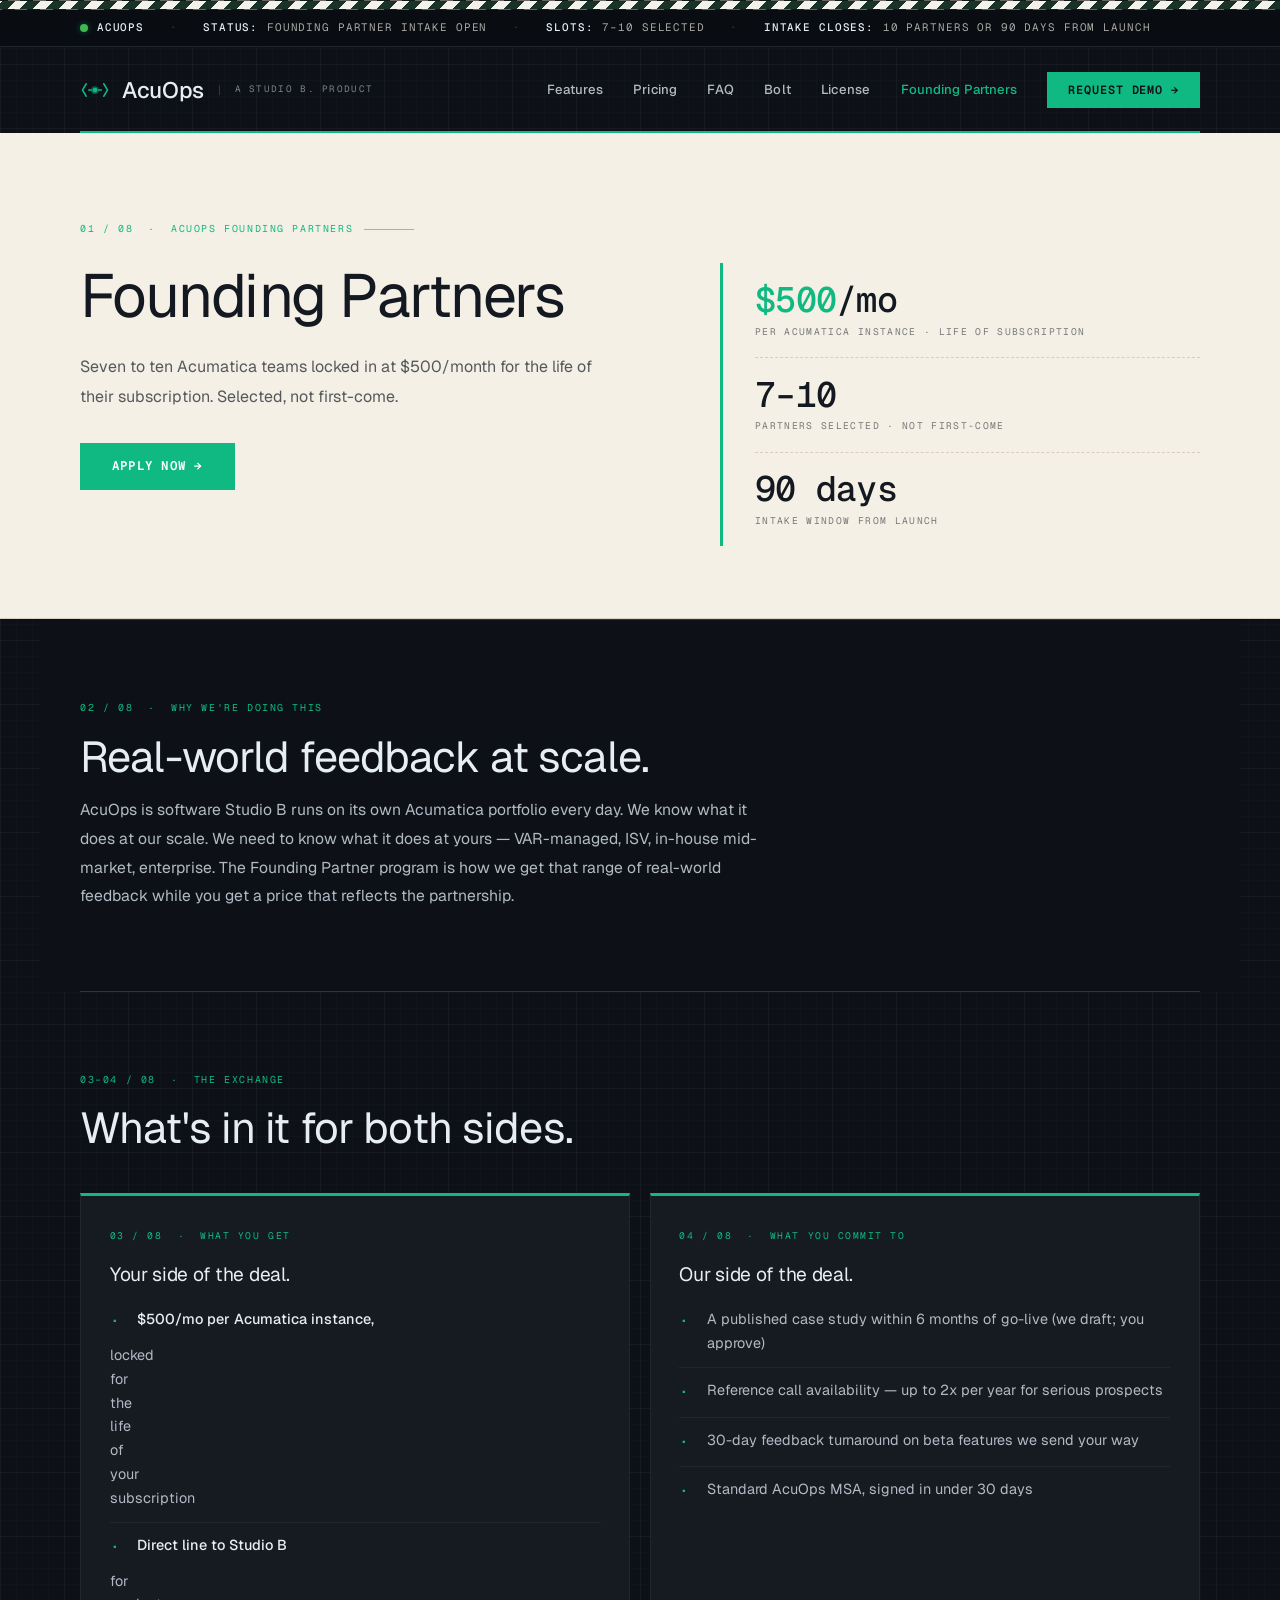
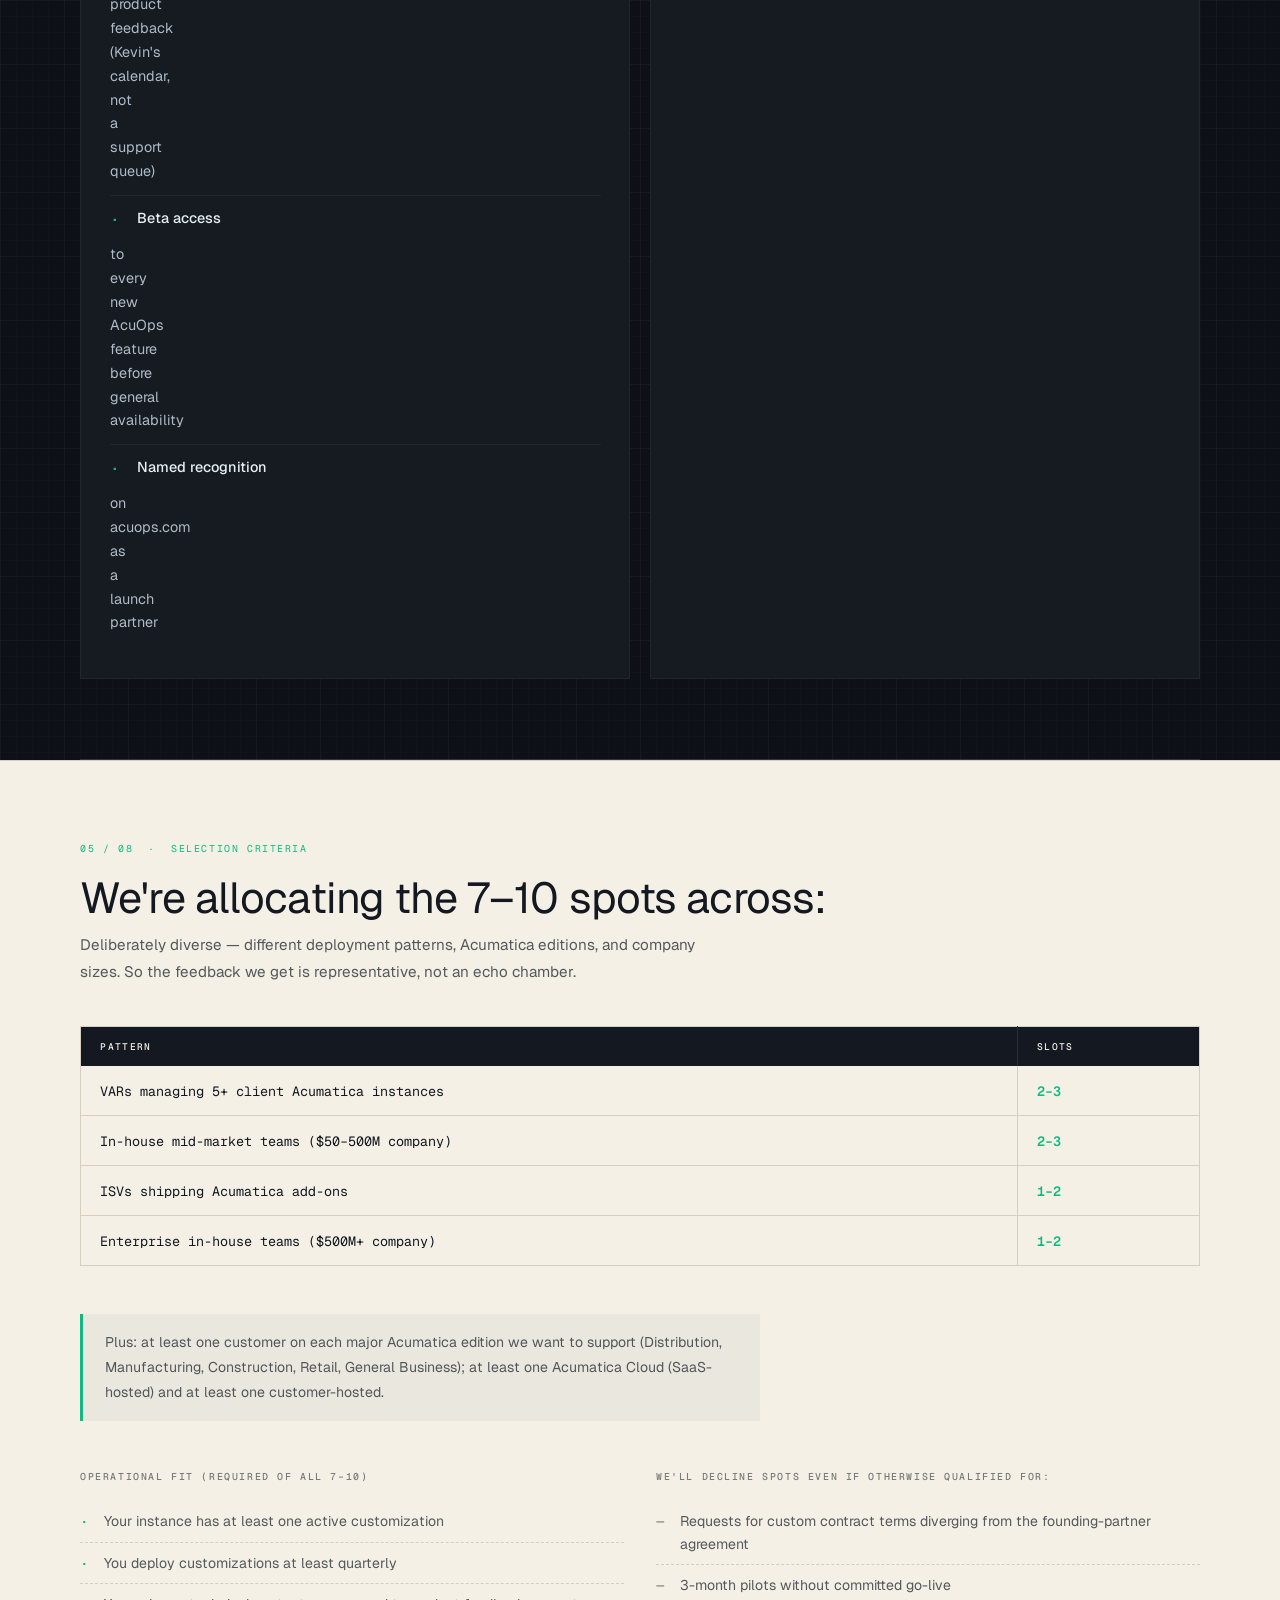
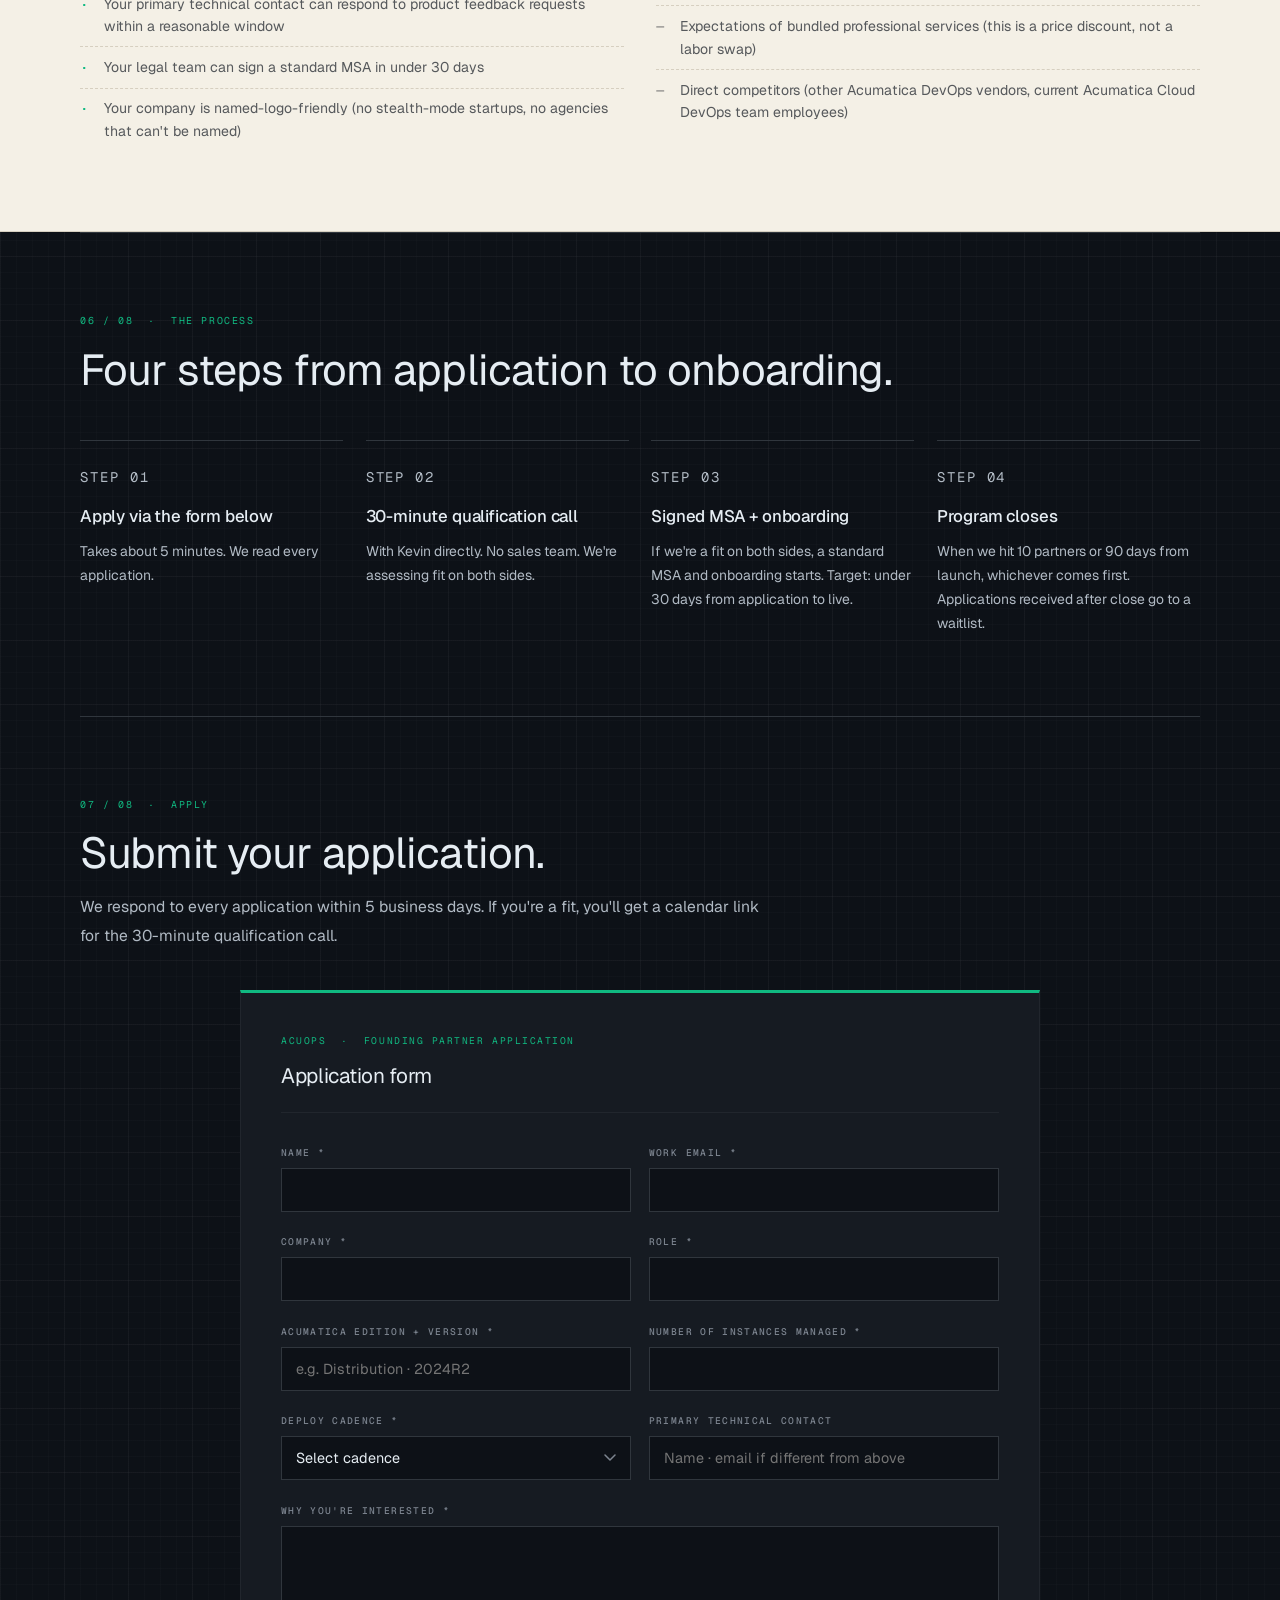
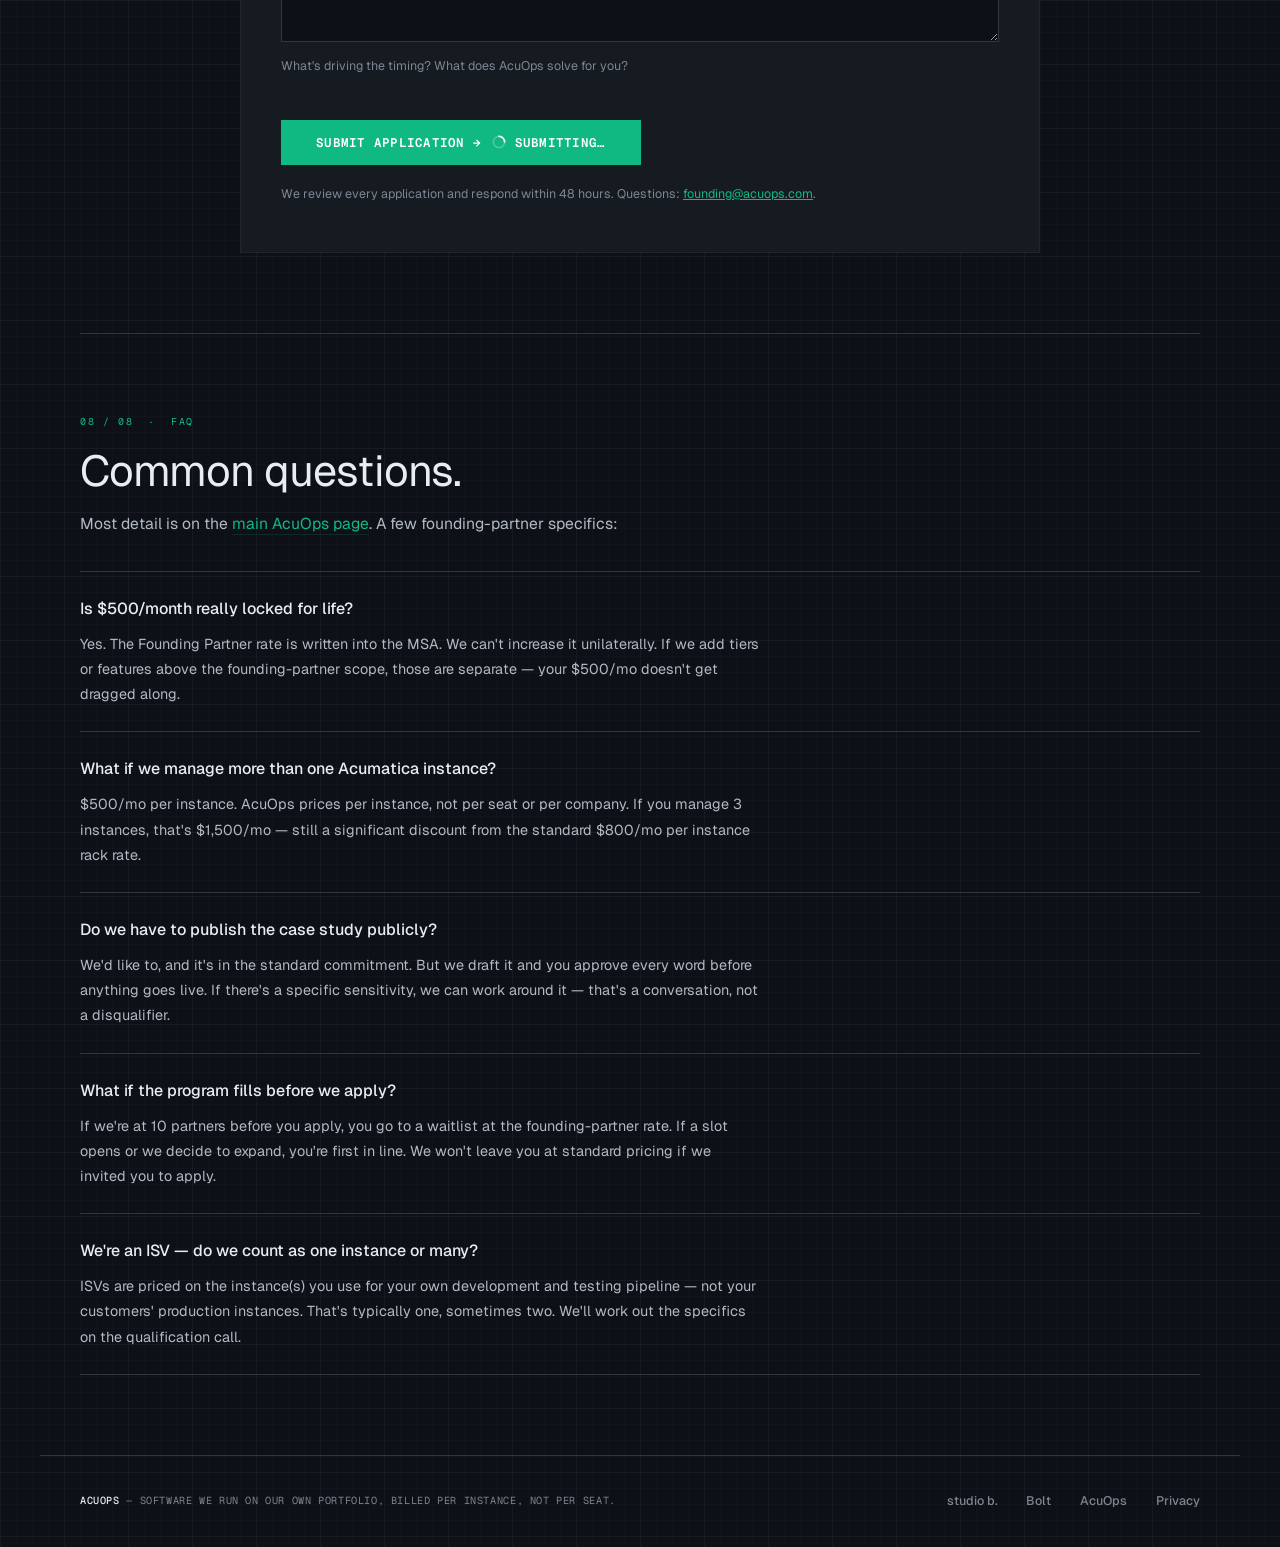
<file: founding-partners.html>
<!DOCTYPE html>
<html lang="en">
<head>
<meta charset="UTF-8">
<meta name="viewport" content="width=device-width, initial-scale=1.0">
<title>AcuOps Founding Partners · acuops.com</title>
<meta name="description" content="Seven to ten Acumatica teams locked in at $500/month for the life of their subscription. Selected, not first-come. Apply for the AcuOps Founding Partner program.">
<meta property="og:title" content="AcuOps Founding Partners">
<meta property="og:description" content="Seven to ten Acumatica teams locked in at $500/month for the life of their subscription. Selected, not first-come.">
<meta property="og:type" content="website">
<meta property="og:site_name" content="acuops.com">
<meta property="og:url" content="https://acuops.com/founding-partners">
<meta name="twitter:card" content="summary_large_image">
<link rel="canonical" href="https://acuops.com/founding-partners">
<link rel="preconnect" href="https://fonts.googleapis.com">
<link rel="preconnect" href="https://fonts.gstatic.com" crossorigin>
<link href="https://fonts.googleapis.com/css2?family=Geist:wght@300;400;500;600;700&family=Geist+Mono:wght@300;400;500;600&display=swap" rel="stylesheet">
<link rel="stylesheet" href="/assets/header.css">

<!-- HubSpot Tracking Code -->
<script type="text/javascript" id="hs-script-loader" async defer src="//js.hs-scripts.com/49070660.js"></script>

<style>
/* ══════════════════════════════════════════════════
   AcuOps Founding Partners — "Mission Control" register
   Same token palette as index.html. Dark console base.
   Ivory inversion on Hero + Selection Criteria (formal,
   considered moments). All other sections: dark surfaces.
   ══════════════════════════════════════════════════ */

:root {
  /* Page — dark slate primary */
  --bg: #0D1117;
  --surface: #161B22;
  --surface-2: #1C242E;
  --console: #090D12;
  --rule: #30363D;
  --rule-light: #21262D;

  /* Inverted ivory — Hero + Selection Criteria */
  --printout: #F4F0E6;
  --printout-rule: #D6CFC0;

  /* Ink — used only on ivory printouts */
  --ink: #131821;
  --ink-70: rgba(19, 24, 33, 0.7);
  --ink-55: rgba(19, 24, 33, 0.55);
  --ink-40: rgba(19, 24, 33, 0.4);
  --ink-15: rgba(19, 24, 33, 0.15);
  --ink-06: rgba(19, 24, 33, 0.06);

  /* Signal system */
  --signal: #10B981;
  --signal-hover: #34D399;
  --signal-dim: rgba(16, 185, 129, 0.15);

  --pulse: #3FB950;
  --alert: #F85149;

  /* Text on dark */
  --text: #E6EDF3;
  --text-secondary: #B1BAC4;
  --text-tertiary: #7D8590;
  --text-dim: #484F58;
}

* { margin: 0; padding: 0; box-sizing: border-box; }
html { scroll-behavior: smooth; }

body {
  background: var(--bg);
  color: var(--text);
  font-family: 'Geist', sans-serif;
  font-weight: 400;
  line-height: 1.65;
  -webkit-font-smoothing: antialiased;
  background-image:
    linear-gradient(to right, rgba(230, 237, 243, 0.028) 1px, transparent 1px),
    linear-gradient(to bottom, rgba(230, 237, 243, 0.028) 1px, transparent 1px),
    linear-gradient(to right, rgba(230, 237, 243, 0.014) 1px, transparent 1px),
    linear-gradient(to bottom, rgba(230, 237, 243, 0.014) 1px, transparent 1px);
  background-size: 64px 64px, 64px 64px, 16px 16px, 16px 16px;
}

/* ── Animations ── */
@keyframes rise { from { opacity: 0; transform: translateY(24px); } to { opacity: 1; transform: translateY(0); } }
@keyframes drawLine { from { transform: scaleX(0); } to { transform: scaleX(1); } }
@keyframes blink { 0%, 100% { opacity: 1; } 50% { opacity: 0.35; } }

/* ── Skip link ── */
.skip-to-main {
  position: absolute;
  top: -100px;
  left: 1.5rem;
  z-index: 10000;
  background: var(--signal);
  color: var(--bg);
  font-family: 'Geist Mono', monospace;
  font-size: 0.72rem;
  font-weight: 600;
  letter-spacing: 0.1em;
  text-transform: uppercase;
  padding: 0.6rem 1.2rem;
  text-decoration: none;
  border-radius: 0;
  transition: top 0.2s;
}
.skip-to-main:focus {
  top: 1rem;
  outline: 2px solid var(--signal);
  outline-offset: 2px;
}

/* ── Dispatch strip ── */
.dispatch {
  background: var(--console);
  border-bottom: 1px solid var(--rule-light);
  color: var(--text);
  font-family: 'Geist Mono', monospace;
  font-size: 0.68rem;
  font-weight: 400;
  letter-spacing: 0.08em;
  text-transform: uppercase;
  role: status;
  aria-live: off;
}
.dispatch-inner {
  max-width: 1200px;
  margin: 0 auto;
  padding: 0.55rem 2.5rem;
  display: flex;
  align-items: center;
  gap: 1.6rem;
  flex-wrap: wrap;
}
.dispatch-inner > span {
  display: inline-flex;
  align-items: center;
  gap: 0.55rem;
  color: rgba(238, 234, 226, 0.7);
}
.dispatch-inner > span strong { color: var(--text); font-weight: 500; }
.dispatch-led {
  width: 8px; height: 8px;
  border-radius: 50%;
  background: var(--pulse);
  box-shadow: 0 0 6px rgba(4, 120, 87, 0.7);
  animation: blink 2.4s ease-in-out infinite;
}
.dispatch-spacer { opacity: 0.3; }

/* ── Nav ── */
nav {
  max-width: 1200px;
  margin: 0 auto;
  padding: 1.6rem 2.5rem;
  display: flex;
  align-items: center;
  justify-content: space-between;
  position: relative;
}
nav::after {
  content: '';
  position: absolute;
  bottom: 0; left: 2.5rem; right: 2.5rem;
  height: 2px;
  background: var(--signal);
  transform-origin: left;
  animation: drawLine 0.8s cubic-bezier(0.16, 1, 0.3, 1) 0.2s both;
}
.brand { display: flex; align-items: center; gap: 0.75rem; }
.brand-main {
  display: flex; align-items: center; gap: 0.75rem;
  text-decoration: none; color: var(--text);
}
.brand-mark { width: 30px; height: 30px; flex-shrink: 0; }
.brand-name {
  font-family: 'Geist', sans-serif;
  font-size: 1.4rem; font-weight: 500;
  letter-spacing: -0.015em; color: var(--text); line-height: 1;
}
.brand-parent {
  font-family: 'Geist Mono', monospace;
  font-size: 0.58rem; font-weight: 400;
  letter-spacing: 0.14em; text-transform: uppercase;
  color: var(--text-tertiary);
  padding-left: 0.9rem; margin-left: 0.2rem;
  border-left: 1px solid var(--rule); line-height: 1;
}
.brand-parent a {
  color: var(--text-tertiary); text-decoration: none;
  border-bottom: 1px dotted transparent; transition: border-color 0.25s, color 0.25s;
}
.brand-parent a:hover { color: var(--signal); border-bottom-color: var(--signal); }

.nav-links { display: flex; gap: 1.9rem; align-items: center; }
.nav-links a {
  font-family: 'Geist', sans-serif; font-size: 0.82rem; font-weight: 500;
  color: var(--text-secondary); text-decoration: none;
  transition: color 0.25s; letter-spacing: 0.01em;
}
.nav-links a:hover { color: var(--text); }
.nav-links a:focus-visible { outline: 2px solid var(--signal); outline-offset: 2px; }
.nav-links a.current { color: var(--signal); }
.nav-cta {
  color: var(--bg) !important; background: var(--signal) !important;
  padding: 0.5rem 1.3rem !important; border-radius: 0 !important;
  font-family: 'Geist Mono', monospace !important; font-weight: 600 !important;
  font-size: 0.74rem !important; letter-spacing: 0.08em !important;
  text-transform: uppercase !important; transition: background 0.25s, color 0.25s !important;
}
.nav-cta:hover { background: var(--printout) !important; color: var(--signal) !important; }
.nav-cta:focus-visible { outline: 2px solid var(--signal) !important; outline-offset: 2px !important; }

.nav-toggle { display: none; background: none; border: none; cursor: pointer; padding: 0.5rem; }
.nav-toggle span { display: block; width: 22px; height: 2px; background: var(--text); margin: 4px 0; transition: all 0.3s; }
.nav-toggle:focus-visible { outline: 2px solid var(--signal); outline-offset: 2px; }

/* ── Section utility ── */
.section {
  max-width: 1200px;
  margin: 0 auto;
  padding: 5rem 2.5rem;
}
.section-rule { max-width: 1200px; margin: 0 auto; padding: 0 2.5rem; }
.section-rule hr { border: none; height: 1px; background: var(--rule); }

.section-eyebrow {
  font-family: 'Geist Mono', monospace;
  font-size: 0.62rem; font-weight: 400;
  letter-spacing: 0.16em; text-transform: uppercase;
  color: var(--signal); margin-bottom: 1rem;
}

.section-title {
  font-family: 'Geist', sans-serif; font-weight: 400;
  font-size: clamp(2rem, 3.4vw, 2.7rem);
  line-height: 1.14; letter-spacing: -0.02em;
  color: var(--text); margin-bottom: 0.9rem;
}

.section-body {
  font-size: 0.98rem;
  color: var(--text-secondary);
  max-width: 680px;
  line-height: 1.82;
}

/* ── Fade-in ── */
.fade-in { opacity: 0; transform: translateY(20px); transition: opacity 0.7s cubic-bezier(0.16, 1, 0.3, 1), transform 0.7s cubic-bezier(0.16, 1, 0.3, 1); }
.fade-in.visible { opacity: 1; transform: translateY(0); }

/* ═══════════════════════════════════════════
   HERO — Ivory inversion (formal moment)
   ═══════════════════════════════════════════ */
.fp-hero-wrap {
  background: var(--printout);
  border-bottom: 1px solid var(--printout-rule);
}

.fp-hero {
  /* Local token override: dark ink on ivory */
  --text: #131821;
  --text-secondary: rgba(19, 24, 33, 0.7);
  --text-tertiary: rgba(19, 24, 33, 0.55);
  --rule: var(--printout-rule);

  max-width: 1200px;
  margin: 0 auto;
  padding: 5.5rem 2.5rem 4.5rem;
  color: var(--text);
}

.fp-hero-eyebrow {
  font-family: 'Geist Mono', monospace;
  font-size: 0.62rem; font-weight: 400;
  letter-spacing: 0.16em; text-transform: uppercase;
  color: var(--signal);
  margin-bottom: 1.6rem;
  display: flex; align-items: center; gap: 0.7rem;
  animation: rise 0.7s cubic-bezier(0.16, 1, 0.3, 1) 0.1s both;
}
.fp-hero-eyebrow::after {
  content: ''; flex: 0 0 50px; height: 1px;
  background: var(--signal); opacity: 0.6;
}

.fp-hero-inner {
  display: grid;
  grid-template-columns: 1.2fr 1fr;
  gap: 4rem;
  align-items: start;
}

.fp-hero-left { animation: rise 0.9s cubic-bezier(0.16, 1, 0.3, 1) 0.15s both; }

.fp-hero h1 {
  font-family: 'Geist', sans-serif;
  font-weight: 400;
  font-size: clamp(2.4rem, 4.8vw, 3.8rem);
  line-height: 1.1; letter-spacing: -0.025em;
  color: var(--ink); margin-bottom: 1.4rem;
}

.fp-hero-body {
  font-size: 1rem; line-height: 1.82;
  color: var(--ink-70); max-width: 520px;
  margin-bottom: 2rem;
}

.fp-hero-cta {
  display: inline-block;
  background: var(--signal);
  color: #fff;
  font-family: 'Geist Mono', monospace;
  font-size: 0.78rem; font-weight: 600;
  letter-spacing: 0.1em; text-transform: uppercase;
  padding: 0.85rem 2rem;
  text-decoration: none;
  border-radius: 0;
  transition: background 0.25s, color 0.25s;
}
.fp-hero-cta:hover { background: #065F46; color: #fff; }
.fp-hero-cta:focus-visible { outline: 2px solid var(--signal); outline-offset: 2px; }

/* Stat strip — right column of hero */
.fp-hero-stats {
  animation: rise 0.9s cubic-bezier(0.16, 1, 0.3, 1) 0.3s both;
  border-left: 3px solid var(--signal);
  padding-left: 2rem;
  align-self: center;
}

.fp-stat {
  padding: 1.1rem 0;
  border-bottom: 1px dashed var(--printout-rule);
}
.fp-stat:last-child { border-bottom: none; }

.fp-stat-value {
  font-family: 'Geist Mono', monospace;
  font-size: clamp(1.6rem, 2.8vw, 2.2rem);
  font-weight: 500;
  color: var(--ink);
  letter-spacing: -0.02em;
  line-height: 1.1;
  margin-bottom: 0.25rem;
}
.fp-stat-value .sig { color: var(--signal); }

.fp-stat-label {
  font-family: 'Geist Mono', monospace;
  font-size: 0.6rem; font-weight: 400;
  letter-spacing: 0.14em; text-transform: uppercase;
  color: var(--ink-55);
}

/* ═══════════════════════════════════════════
   DARK SECTIONS — Why / What you get / What you commit
   ═══════════════════════════════════════════ */

/* Why we're doing this */
.fp-why { background: var(--bg); }
.fp-why .section-body { color: var(--text-secondary); }

/* What you get / What you commit — surface cards */
.fp-exchange {
  display: grid;
  grid-template-columns: 1fr 1fr;
  gap: 1.2rem;
  margin-top: 2.5rem;
}

.fp-card {
  background: var(--surface);
  border: 1px solid var(--rule-light);
  border-top: 3px solid var(--signal);
  border-radius: 0;
  padding: 2rem 1.8rem;
}

.fp-card-label {
  font-family: 'Geist Mono', monospace;
  font-size: 0.6rem; font-weight: 400;
  letter-spacing: 0.16em; text-transform: uppercase;
  color: var(--signal); margin-bottom: 1.2rem;
}

.fp-card h3 {
  font-family: 'Geist', sans-serif; font-weight: 400;
  font-size: 1.2rem; letter-spacing: -0.015em;
  color: var(--text); margin-bottom: 1.3rem;
  line-height: 1.25;
}

.fp-list {
  list-style: none;
  padding: 0;
}
.fp-list li {
  display: grid;
  grid-template-columns: 1.1rem 1fr;
  gap: 0.6rem;
  padding: 0.7rem 0;
  border-top: 1px solid var(--rule-light);
  font-size: 0.9rem;
  color: var(--text-secondary);
  line-height: 1.65;
}
.fp-list li:first-child { border-top: none; padding-top: 0; }
.fp-list li::before {
  content: '·';
  color: var(--signal);
  font-family: 'Geist Mono', monospace;
  font-weight: 600;
  font-size: 1rem;
  line-height: 1.65;
}
.fp-list li strong {
  color: var(--text);
  font-weight: 500;
}

/* ═══════════════════════════════════════════
   SELECTION CRITERIA — Ivory inversion
   ═══════════════════════════════════════════ */
.fp-criteria-wrap {
  background: var(--printout);
  border-top: 1px solid var(--printout-rule);
  border-bottom: 1px solid var(--printout-rule);
}

.fp-criteria {
  /* Local token override */
  --text: #131821;
  --text-secondary: rgba(19, 24, 33, 0.7);
  --text-tertiary: rgba(19, 24, 33, 0.55);
  --rule: var(--printout-rule);

  max-width: 1200px;
  margin: 0 auto;
  padding: 5rem 2.5rem;
  color: var(--ink);
}

.fp-criteria .section-eyebrow { color: var(--signal); }

.fp-criteria .section-title {
  color: var(--ink);
  margin-bottom: 0.5rem;
}

.fp-criteria-intro {
  font-size: 0.95rem;
  color: var(--ink-70);
  max-width: 640px;
  line-height: 1.8;
  margin-bottom: 2.5rem;
}

/* Allocation table */
.fp-table-wrap { overflow-x: auto; margin-bottom: 3rem; }
.fp-table {
  width: 100%;
  border-collapse: collapse;
  border: 1px solid var(--printout-rule);
  font-family: 'Geist Mono', monospace;
}
.fp-table thead tr {
  background: var(--ink);
}
.fp-table thead th {
  font-size: 0.6rem; font-weight: 500;
  letter-spacing: 0.14em; text-transform: uppercase;
  color: var(--printout);
  padding: 0.75rem 1.2rem;
  text-align: left;
  border-right: 1px solid rgba(244, 240, 230, 0.1);
}
.fp-table thead th:last-child { border-right: none; }
.fp-table tbody tr {
  border-bottom: 1px solid var(--printout-rule);
  transition: background 0.15s;
}
.fp-table tbody tr:last-child { border-bottom: none; }
.fp-table tbody tr:hover { background: rgba(19, 24, 33, 0.04); }
.fp-table tbody td {
  font-size: 0.84rem; color: var(--ink);
  padding: 0.9rem 1.2rem;
  border-right: 1px solid var(--printout-rule);
  line-height: 1.5;
}
.fp-table tbody td:first-child { font-weight: 400; color: var(--ink); }
.fp-table tbody td:last-child {
  border-right: none;
  font-family: 'Geist Mono', monospace;
  font-weight: 600;
  color: var(--signal);
  white-space: nowrap;
}

/* Mobile stacked cards for criteria table — hidden on desktop */
.fp-table-mobile { display: none; }

.fp-criteria-diversity {
  font-size: 0.88rem;
  color: var(--ink-70);
  line-height: 1.78;
  margin-bottom: 3rem;
  max-width: 680px;
  padding: 1rem 1.4rem;
  border-left: 3px solid var(--signal);
  background: rgba(19, 24, 33, 0.04);
}

/* Two-column criteria sub-grids */
.fp-criteria-grid {
  display: grid;
  grid-template-columns: 1fr 1fr;
  gap: 2rem;
}

.fp-criteria-block h4 {
  font-family: 'Geist Mono', monospace;
  font-size: 0.62rem; font-weight: 500;
  letter-spacing: 0.16em; text-transform: uppercase;
  color: var(--ink-55);
  margin-bottom: 1rem;
}

.fp-criteria-list {
  list-style: none; padding: 0;
}
.fp-criteria-list li {
  font-size: 0.88rem; color: var(--ink-70);
  padding: 0.55rem 0;
  border-bottom: 1px dashed var(--printout-rule);
  line-height: 1.6;
  display: grid;
  grid-template-columns: 1rem 1fr;
  gap: 0.5rem;
}
.fp-criteria-list li:last-child { border-bottom: none; }
.fp-criteria-list li::before {
  content: '·';
  color: var(--signal);
  font-family: 'Geist Mono', monospace;
  font-weight: 600;
}
.fp-criteria-block.decline .fp-criteria-list li::before {
  content: '—';
  color: rgba(19, 24, 33, 0.4);
}

/* ═══════════════════════════════════════════
   PROCESS — Dark surface
   ═══════════════════════════════════════════ */
.fp-process .fp-process-steps {
  display: grid;
  grid-template-columns: repeat(4, 1fr);
  gap: 1.4rem;
  margin-top: 2.8rem;
}

.fp-process-step {
  padding: 1.6rem 0 0;
  border-top: 1px solid var(--rule);
}

.fp-process-step-num {
  font-family: 'Geist Mono', monospace;
  font-size: 0.6rem; font-weight: 400;
  color: var(--text-tertiary);
  letter-spacing: 0.14em; text-transform: uppercase;
  margin-bottom: 0.8rem;
}

.fp-process-step h3 {
  font-family: 'Geist', sans-serif; font-weight: 500;
  font-size: 1.05rem; letter-spacing: -0.01em;
  color: var(--text); margin-bottom: 0.6rem;
}

.fp-process-step p {
  font-size: 0.87rem; color: var(--text-secondary);
  line-height: 1.72;
}

/* ═══════════════════════════════════════════
   APPLICATION FORM — Dark surface
   ═══════════════════════════════════════════ */
.fp-form-wrap {
  background: var(--surface);
  border: 1px solid var(--rule-light);
  border-top: 3px solid var(--signal);
  border-radius: 0;
  padding: 2.5rem 2.5rem 3rem;
  max-width: 800px;
  margin: 2.5rem auto 0;
}

.fp-form-header {
  margin-bottom: 2rem;
  padding-bottom: 1.2rem;
  border-bottom: 1px solid var(--rule-light);
}

.fp-form-header-label {
  font-family: 'Geist Mono', monospace;
  font-size: 0.6rem; font-weight: 400;
  letter-spacing: 0.16em; text-transform: uppercase;
  color: var(--signal); margin-bottom: 0.6rem;
}

.fp-form-header h3 {
  font-family: 'Geist', sans-serif; font-weight: 400;
  font-size: 1.3rem; letter-spacing: -0.015em;
  color: var(--text);
}

/* HubSpot embed placeholder — rendered by embed/v2.js */
#founding-partner-form { min-height: 120px; }

/* Fallback static form — shown when HubSpot embed hasn't loaded after 3s */
.fp-static-form { display: none; }

.fp-field-grid {
  display: grid;
  grid-template-columns: 1fr 1fr;
  gap: 1.1rem;
  margin-bottom: 1.1rem;
}
.fp-field-full { grid-column: 1 / -1; }

.fp-field label {
  display: block;
  font-family: 'Geist Mono', monospace;
  font-size: 0.6rem; font-weight: 500;
  letter-spacing: 0.14em; text-transform: uppercase;
  color: var(--text-tertiary);
  margin-bottom: 0.45rem;
}

.fp-field input,
.fp-field select,
.fp-field textarea {
  width: 100%;
  background: var(--bg);
  border: 1px solid var(--rule);
  border-radius: 0;
  color: var(--text);
  font-family: 'Geist', sans-serif;
  font-size: 0.9rem;
  padding: 0.7rem 0.9rem;
  appearance: none;
  transition: border-color 0.2s;
  min-height: 44px;
}
.fp-field input:focus,
.fp-field select:focus,
.fp-field textarea:focus {
  outline: 2px solid var(--signal);
  outline-offset: 2px;
  border-color: var(--signal);
}
.fp-field textarea {
  resize: vertical;
  min-height: 100px;
  line-height: 1.6;
}
.fp-field select {
  background-image: url("data:image/svg+xml,%3Csvg xmlns='http://www.w3.org/2000/svg' width='12' height='8' viewBox='0 0 12 8'%3E%3Cpath d='M1 1l5 5 5-5' stroke='%237D8590' stroke-width='1.5' fill='none' stroke-linecap='round' stroke-linejoin='round'/%3E%3C/svg%3E");
  background-repeat: no-repeat;
  background-position: right 0.9rem center;
  padding-right: 2.5rem;
  cursor: pointer;
}

/* Error state */
.fp-field input[aria-invalid="true"],
.fp-field select[aria-invalid="true"],
.fp-field textarea[aria-invalid="true"] {
  border-color: var(--alert);
  outline-color: var(--alert);
}
.fp-field-error {
  font-family: 'Geist Mono', monospace;
  font-size: 0.62rem; color: var(--alert);
  margin-top: 0.3rem; letter-spacing: 0.06em;
}

/* Form error summary */
#form-error-summary {
  display: none;
  background: rgba(248, 81, 73, 0.08);
  border: 1px solid rgba(248, 81, 73, 0.3);
  padding: 0.9rem 1.2rem;
  margin-bottom: 1.4rem;
  font-family: 'Geist Mono', monospace;
  font-size: 0.72rem;
  color: var(--alert);
  letter-spacing: 0.04em;
}

.fp-submit-btn {
  display: inline-flex;
  align-items: center;
  gap: 0.6rem;
  background: var(--signal);
  color: #fff;
  border: none;
  font-family: 'Geist Mono', monospace;
  font-size: 0.78rem; font-weight: 600;
  letter-spacing: 0.1em; text-transform: uppercase;
  padding: 0.85rem 2.2rem;
  cursor: pointer;
  border-radius: 0;
  transition: background 0.25s;
  min-height: 44px;
  margin-top: 1.4rem;
}
.fp-submit-btn:hover { background: #065F46; }
.fp-submit-btn:focus-visible { outline: 2px solid var(--signal); outline-offset: 2px; }

.fp-form-note {
  margin-top: 1.2rem;
  font-size: 0.78rem; color: var(--text-tertiary);
  line-height: 1.65;
}

/* ── HubSpot overrides — match Mission Control register ── */
.hs-form-console .hs-form-field label {
  font-family: 'Geist Mono', monospace !important;
  font-size: 0.6rem !important; font-weight: 500 !important;
  letter-spacing: 0.14em !important; text-transform: uppercase !important;
  color: var(--text-tertiary) !important;
}
.hs-form-console .hs-input {
  background: var(--bg) !important;
  border: 1px solid var(--rule) !important;
  border-radius: 0 !important;
  color: var(--text) !important;
  font-family: 'Geist', sans-serif !important;
  font-size: 0.9rem !important;
}
.hs-form-console .hs-input:focus {
  border-color: var(--signal) !important;
  outline: 2px solid var(--signal) !important;
  outline-offset: 2px !important;
}
.hs-form-console .hs-button.primary {
  background: var(--signal) !important;
  border: none !important; border-radius: 0 !important;
  font-family: 'Geist Mono', monospace !important;
  font-size: 0.78rem !important; font-weight: 600 !important;
  letter-spacing: 0.1em !important; text-transform: uppercase !important;
  cursor: pointer !important;
}
.hs-form-console .hs-button.primary:hover { background: #065F46 !important; }
.hs-form-console .hs-error-msgs { color: var(--alert) !important; }

/* ═══════════════════════════════════════════
   FAQ — Dark surface
   ═══════════════════════════════════════════ */
.fp-faq-items { margin-top: 2rem; }

.fp-faq-item {
  border-top: 1px solid var(--rule);
  padding: 1.5rem 0;
}
.fp-faq-item:last-child { border-bottom: 1px solid var(--rule); }

.fp-faq-q {
  font-family: 'Geist', sans-serif; font-weight: 500;
  font-size: 1rem; color: var(--text);
  margin-bottom: 0.6rem;
}

.fp-faq-a {
  font-size: 0.9rem; color: var(--text-secondary);
  line-height: 1.75; max-width: 680px;
}

/* ── Footer ── */
footer {
  max-width: 1200px;
  margin: 0 auto;
  padding: 2.2rem 2.5rem;
  border-top: 1px solid var(--rule);
  display: flex;
  justify-content: space-between;
  align-items: center;
  flex-wrap: wrap;
  gap: 1rem;
}
footer .f-copy {
  font-family: 'Geist Mono', monospace;
  font-size: 0.64rem; color: var(--text-tertiary);
  letter-spacing: 0.06em; text-transform: uppercase;
}
footer .f-copy strong { color: var(--text); font-weight: 500; }
footer .f-links { display: flex; gap: 1.8rem; }
footer .f-links a {
  font-family: 'Geist', sans-serif; font-size: 0.78rem; font-weight: 500;
  color: var(--text-tertiary); text-decoration: none; transition: color 0.25s;
}
footer .f-links a:hover { color: var(--text); }
footer .f-links a:focus-visible { outline: 2px solid var(--signal); outline-offset: 2px; }

/* ═══════════════════════════════════════════
   STICKY MOBILE CTA — visible <768px only
   ═══════════════════════════════════════════ */
.fp-sticky-cta {
  display: none;
}

/* ═══════════════════════════════════════════
   RESPONSIVE
   ═══════════════════════════════════════════ */
@media (max-width: 1024px) {
  .fp-process .fp-process-steps { grid-template-columns: repeat(2, 1fr); }
}

@media (max-width: 900px) {
  .fp-hero-inner { grid-template-columns: 1fr; gap: 2.5rem; }
  .fp-hero-stats { border-left: none; padding-left: 0; border-top: 3px solid var(--signal); padding-top: 1.5rem; }
  .fp-exchange { grid-template-columns: 1fr; }
  .fp-criteria-grid { grid-template-columns: 1fr; gap: 1.5rem; }
  .fp-field-grid { grid-template-columns: 1fr; }
}

@media (max-width: 768px) {
  /* Nav */
  nav { padding: 1.2rem 1.5rem; }
  nav::after { left: 1.5rem; right: 1.5rem; }
  .nav-links { display: none; }
  .nav-links.open {
    display: flex; flex-direction: column;
    position: absolute; top: 100%; left: 0; right: 0;
    background: var(--surface); border-bottom: 1px solid var(--rule);
    padding: 1rem 1.5rem; gap: 0.8rem; z-index: 100;
  }
  .nav-toggle { display: block; }

  /* Hero */
  .fp-hero { padding: 3.5rem 1.5rem 3rem; }
  .fp-hero-inner { grid-template-columns: 1fr; gap: 2rem; }
  .fp-hero h1 { font-size: clamp(2rem, 7vw, 3rem); }
  .fp-hero-stats {
    border-left: none; padding-left: 0;
    border-top: 3px solid var(--signal); padding-top: 1.5rem;
  }
  /* Stat strip stacks vertically (already single column on mobile) */
  .fp-stat { padding: 0.9rem 0; }
  /* Hero CTA replaced by sticky bar — hide inline CTA on mobile */
  .fp-hero-cta { display: none; }

  /* Sections */
  .section { padding: 3.5rem 1.5rem; }
  .fp-hero-wrap .fp-hero { padding-bottom: 4rem; }
  .fp-criteria { padding: 3.5rem 1.5rem; }
  .fp-form-wrap { padding: 1.8rem 1.2rem 2.5rem; margin-left: 0; margin-right: 0; }

  /* Table → stacked cards on mobile */
  .fp-table-wrap { display: none; }
  .fp-table-mobile { display: grid; gap: 0.8rem; margin-bottom: 2.5rem; }
  .fp-table-card {
    background: rgba(19, 24, 33, 0.06);
    border: 1px solid var(--printout-rule);
    border-radius: 0;
    padding: 1rem 1.2rem;
  }
  .fp-table-card-header {
    display: flex;
    justify-content: space-between;
    align-items: flex-start;
    gap: 0.8rem;
    margin-bottom: 0.4rem;
  }
  .fp-table-card-pattern {
    font-family: 'Geist', sans-serif;
    font-size: 0.88rem; color: var(--ink);
    line-height: 1.45;
  }
  .fp-table-card-slots {
    background: var(--signal);
    color: #fff;
    font-family: 'Geist Mono', monospace;
    font-size: 0.6rem; font-weight: 600;
    letter-spacing: 0.1em; text-transform: uppercase;
    padding: 0.2rem 0.6rem;
    white-space: nowrap;
    flex-shrink: 0;
  }

  /* Form fields full-width on mobile */
  .fp-field-grid { grid-template-columns: 1fr; }

  /* Process steps → 2 col on mobile */
  .fp-process .fp-process-steps { grid-template-columns: repeat(2, 1fr); gap: 1.2rem; }

  /* Exchange cards single column */
  .fp-exchange { grid-template-columns: 1fr; }

  /* Footer */
  footer { padding: 2rem 1.5rem; flex-direction: column; text-align: center; }
  footer .f-links { flex-wrap: wrap; justify-content: center; gap: 1.2rem; }

  /* Sticky CTA bar */
  .fp-sticky-cta {
    display: flex;
    align-items: center;
    justify-content: center;
    position: fixed;
    bottom: 0; left: 0; right: 0;
    height: 60px;
    background: var(--signal);
    z-index: 999;
    text-decoration: none;
    color: #fff;
    font-family: 'Geist Mono', monospace;
    font-size: 0.82rem; font-weight: 600;
    letter-spacing: 0.1em; text-transform: uppercase;
    border-top: 2px solid #065F46;
    padding: 0 2rem;
    /* Touch target ≥44px — 60px satisfies this */
    min-height: 60px;
  }
  .fp-sticky-cta:focus-visible { outline: 2px solid #fff; outline-offset: -4px; }

  /* Sticky submit button for form on mobile */
  .fp-submit-btn {
    position: sticky;
    bottom: 68px; /* above sticky CTA */
    width: 100%;
    justify-content: center;
    height: 56px; min-height: 56px;
    margin-top: 1.4rem;
  }

  /* Push page content above sticky CTA */
  body { padding-bottom: 60px; }

  /* Touch targets */
  .fp-list li, .fp-criteria-list li { min-height: 44px; align-items: center; }
  nav a { min-height: 44px; display: inline-flex; align-items: center; }
}

@media (max-width: 480px) {
  .fp-hero h1 { font-size: clamp(1.8rem, 8vw, 2.4rem); }
  .fp-process .fp-process-steps { grid-template-columns: 1fr; }
  .fp-table-card-header { flex-direction: column; gap: 0.5rem; }
  .dispatch-inner { padding: 0.55rem 1.5rem; gap: 1rem; font-size: 0.62rem; }
  .dispatch-inner > span:nth-child(n+3) { display: none; }
}

/* ── Reduced motion ── */
@media (prefers-reduced-motion: reduce) {
  * { animation-duration: 0.01ms !important; animation-iteration-count: 1 !important; transition-duration: 0.01ms !important; }
  html { scroll-behavior: auto; }
  .dispatch-led { animation: none; }
  .fade-in { opacity: 1; transform: none; }
}

/* ── Custom form additions (G2-0d rebuild, 2026-05-22) ─────────────────
   Direct browser POST → radio → HubSpot Forms API + Slack.
   Replaces broken HubSpot embed. Reuses existing .fp-form-wrap/.fp-field
   /.fp-field-error/.fp-submit-btn dark-theme tokens. */
.fp-form { display: block; }
.fp-error-banner {
  background: rgba(248, 81, 73, 0.08);
  border: 1px solid rgba(248, 81, 73, 0.35);
  border-left: 3px solid var(--alert);
  color: var(--text);
  padding: 0.9rem 1.1rem;
  margin-bottom: 1.4rem;
  border-radius: 4px;
  font-size: 0.92rem;
  line-height: 1.55;
}
.fp-field-hint {
  font-size: 0.78rem;
  color: var(--text-tertiary);
  margin: 0.4rem 0 0;
  line-height: 1.5;
}
.fp-submit-btn:disabled {
  opacity: 0.65;
  cursor: progress;
}
.fp-submit-spinner {
  display: inline-flex;
  align-items: center;
  gap: 0.5rem;
}
.fp-submit-spinner svg {
  animation: fp-spin 0.9s linear infinite;
}
@keyframes fp-spin { to { transform: rotate(360deg); } }
@media (prefers-reduced-motion: reduce) {
  .fp-submit-spinner svg { animation: none; }
}
.fp-thank-you {
  background: var(--surface-2);
  border: 1px solid var(--rule);
  border-left: 3px solid var(--signal);
  padding: 2.4rem 2rem;
  border-radius: 6px;
  text-align: left;
  color: var(--text);
}
.fp-thank-you-icon {
  color: var(--signal);
  margin-bottom: 1rem;
  line-height: 0;
}
.fp-thank-you-title {
  font-family: 'Geist', 'Inter', sans-serif;
  font-size: 1.4rem;
  font-weight: 600;
  letter-spacing: -0.01em;
  margin: 0 0 0.6rem;
  color: var(--text);
}
.fp-thank-you-body {
  color: var(--text-secondary);
  font-size: 1rem;
  line-height: 1.55;
  margin: 0 0 1.2rem;
}
.fp-thank-you-ref {
  font-family: 'Geist Mono', monospace;
  font-size: 0.82rem;
  color: var(--text-tertiary);
  margin: 0 0 1rem;
  letter-spacing: 0.02em;
}
.fp-thank-you-ref code {
  background: var(--console);
  border: 1px solid var(--rule);
  padding: 0.18rem 0.5rem;
  border-radius: 3px;
  color: var(--signal);
  font-size: 0.82rem;
}
.fp-thank-you-foot {
  color: var(--text-tertiary);
  font-size: 0.86rem;
  margin: 0;
  padding-top: 1rem;
  border-top: 1px solid var(--rule-light);
}
.fp-thank-you-foot a {
  color: var(--signal);
  text-decoration: none;
  border-bottom: 1px solid var(--signal-dim);
}
.fp-thank-you-foot a:hover { color: var(--signal-hover); }
</style>
</head>
<body>

<div class="stripe thin"></div>

<!-- Skip to main content — first focusable element -->
<a href="#main" class="skip-to-main">Skip to main content</a>

<!-- Dispatch strip — operations floor tone -->
<div class="dispatch" role="status" aria-live="off">
  <div class="dispatch-inner" aria-hidden="true">
    <span><span class="dispatch-led"></span> <strong>AcuOps</strong></span>
    <span class="dispatch-spacer">·</span>
    <span><strong>Status:</strong> Founding Partner intake open</span>
    <span class="dispatch-spacer">·</span>
    <span><strong>Slots:</strong> 7–10 selected</span>
    <span class="dispatch-spacer">·</span>
    <span><strong>Intake closes:</strong> 10 partners or 90 days from launch</span>
  </div>
</div>

<!-- ── Nav ── -->
<nav aria-label="Site navigation">
  <div class="brand">
    <a href="/" class="brand-main" aria-label="AcuOps home">
      <!-- AcuOps mark: pipeline <·> — canonical per brand guide 2026-04. -->
      <svg class="brand-mark" viewBox="0 0 24 24" fill="none" stroke-width="1.2" stroke-linecap="round" stroke-linejoin="round" xmlns="http://www.w3.org/2000/svg" role="img" aria-hidden="true">
        <path d="M5 7 L2 12 L5 17" stroke="#10B981" stroke-width="1.2" stroke-linecap="round" stroke-linejoin="round"/>
        <path d="M19 7 L22 12 L19 17" stroke="#10B981" stroke-width="1.2" stroke-linecap="round" stroke-linejoin="round"/>
        <circle cx="12" cy="12" r="2.5" fill="#10B981" stroke="#065F46" stroke-width="1.2"/>
        <path d="M9 12 H7 M17 12 H15" stroke="#10B981" stroke-width="1.2" stroke-linecap="round"/>
      </svg>
      <span class="brand-name">AcuOps</span>
    </a>
    <span class="brand-parent">a <a href="https://b.studio">studio b.</a> product</span>
  </div>
  <button class="nav-toggle" onclick="document.querySelector('.nav-links').classList.toggle('open')" aria-label="Toggle navigation menu" aria-expanded="false">
    <span></span><span></span><span></span>
  </button>
  <div class="nav-links">
    <a href="/#features">Features</a>
    <a href="/#pricing">Pricing</a>
    <a href="/#faq">FAQ</a>
    <a href="https://bolt.b.studio">Bolt</a>
    <a href="/license">License</a>
    <a href="/founding-partners" class="current" aria-current="page">Founding Partners</a>
    <a href="/#demo" class="nav-cta">Request demo &rarr;</a>
  </div>
</nav>

<!-- ── Main content ── -->
<main id="main">

  <!-- ── 01/08 Hero — Ivory inversion ── -->
  <div class="fp-hero-wrap">
    <section class="fp-hero" aria-labelledby="fp-heading">
      <p class="fp-hero-eyebrow">01 / 08 &nbsp;·&nbsp; AcuOps Founding Partners</p>
      <div class="fp-hero-inner">
        <div class="fp-hero-left">
          <h1 id="fp-heading">Founding Partners</h1>
          <p class="fp-hero-body">Seven to ten Acumatica teams locked in at $500/month for the life of their subscription. Selected, not first-come.</p>
          <a href="#apply" class="fp-hero-cta">Apply now &rarr;</a>
        </div>
        <div class="fp-hero-stats" aria-label="Program key facts">
          <div class="fp-stat">
            <div class="fp-stat-value"><span class="sig">$500</span>/mo</div>
            <div class="fp-stat-label">per Acumatica instance · life of subscription</div>
          </div>
          <div class="fp-stat">
            <div class="fp-stat-value">7–10</div>
            <div class="fp-stat-label">partners selected · not first-come</div>
          </div>
          <div class="fp-stat">
            <div class="fp-stat-value">90 days</div>
            <div class="fp-stat-label">intake window from launch</div>
          </div>
        </div>
      </div>
    </section>
  </div>

  <!-- Sticky CTA — mobile only, hidden on desktop via CSS -->
  <a href="#apply" class="fp-sticky-cta" aria-label="Apply for Founding Partner program">Apply now &rarr;</a>

  <div class="section-rule"><hr></div>

  <!-- ── 02/08 Why we're doing this ── -->
  <section class="section fp-why fade-in" id="why" aria-labelledby="fp-why-heading">
    <p class="section-eyebrow">02 / 08 &nbsp;·&nbsp; Why we're doing this</p>
    <h2 class="section-title" id="fp-why-heading">Real-world feedback at scale.</h2>
    <p class="section-body">AcuOps is software Studio B runs on its own Acumatica portfolio every day. We know what it does at our scale. We need to know what it does at yours — VAR-managed, ISV, in-house mid-market, enterprise. The Founding Partner program is how we get that range of real-world feedback while you get a price that reflects the partnership.</p>
  </section>

  <div class="section-rule"><hr></div>

  <!-- ── 03/08 What you get + 04/08 What you commit ── -->
  <section class="section fade-in" id="exchange" aria-labelledby="fp-exchange-heading">
    <p class="section-eyebrow">03–04 / 08 &nbsp;·&nbsp; The exchange</p>
    <h2 class="section-title" id="fp-exchange-heading">What's in it for both sides.</h2>

    <div class="fp-exchange">
      <!-- What you get -->
      <div class="fp-card" aria-labelledby="fp-get-heading">
        <p class="fp-card-label">03 / 08 &nbsp;·&nbsp; What you get</p>
        <h3 id="fp-get-heading">Your side of the deal.</h3>
        <ul class="fp-list" aria-label="Partner benefits">
          <li><strong>$500/mo per Acumatica instance,</strong> locked for the life of your subscription</li>
          <li><strong>Direct line to Studio B</strong> for product feedback (Kevin's calendar, not a support queue)</li>
          <li><strong>Beta access</strong> to every new AcuOps feature before general availability</li>
          <li><strong>Named recognition</strong> on acuops.com as a launch partner</li>
        </ul>
      </div>

      <!-- What you commit -->
      <div class="fp-card" aria-labelledby="fp-commit-heading">
        <p class="fp-card-label">04 / 08 &nbsp;·&nbsp; What you commit to</p>
        <h3 id="fp-commit-heading">Our side of the deal.</h3>
        <ul class="fp-list" aria-label="Partner commitments">
          <li>A published case study within 6 months of go-live (we draft; you approve)</li>
          <li>Reference call availability — up to 2x per year for serious prospects</li>
          <li>30-day feedback turnaround on beta features we send your way</li>
          <li>Standard AcuOps MSA, signed in under 30 days</li>
        </ul>
      </div>
    </div>
  </section>

  <div class="section-rule"><hr></div>

  <!-- ── 05/08 Selection criteria — Ivory inversion ── -->
  <div class="fp-criteria-wrap">
    <section class="fp-criteria fade-in" id="criteria" aria-labelledby="fp-criteria-heading">
      <p class="section-eyebrow">05 / 08 &nbsp;·&nbsp; Selection criteria</p>
      <h2 class="section-title" id="fp-criteria-heading">We're allocating the 7–10 spots across:</h2>
      <p class="fp-criteria-intro">Deliberately diverse — different deployment patterns, Acumatica editions, and company sizes. So the feedback we get is representative, not an echo chamber.</p>

      <!-- Allocation table — desktop -->
      <div class="fp-table-wrap" role="region" aria-label="Partner slot allocation">
        <table class="fp-table">
          <thead>
            <tr>
              <th scope="col">Pattern</th>
              <th scope="col">Slots</th>
            </tr>
          </thead>
          <tbody>
            <tr>
              <td>VARs managing 5+ client Acumatica instances</td>
              <td>2–3</td>
            </tr>
            <tr>
              <td>In-house mid-market teams ($50–500M company)</td>
              <td>2–3</td>
            </tr>
            <tr>
              <td>ISVs shipping Acumatica add-ons</td>
              <td>1–2</td>
            </tr>
            <tr>
              <td>Enterprise in-house teams ($500M+ company)</td>
              <td>1–2</td>
            </tr>
          </tbody>
        </table>
      </div>

      <!-- Allocation cards — mobile only -->
      <div class="fp-table-mobile" role="list" aria-label="Partner slot allocation">
        <div class="fp-table-card" role="listitem">
          <div class="fp-table-card-header">
            <span class="fp-table-card-pattern">VARs managing 5+ client Acumatica instances</span>
            <span class="fp-table-card-slots">2–3 slots</span>
          </div>
        </div>
        <div class="fp-table-card" role="listitem">
          <div class="fp-table-card-header">
            <span class="fp-table-card-pattern">In-house mid-market teams ($50–500M company)</span>
            <span class="fp-table-card-slots">2–3 slots</span>
          </div>
        </div>
        <div class="fp-table-card" role="listitem">
          <div class="fp-table-card-header">
            <span class="fp-table-card-pattern">ISVs shipping Acumatica add-ons</span>
            <span class="fp-table-card-slots">1–2 slots</span>
          </div>
        </div>
        <div class="fp-table-card" role="listitem">
          <div class="fp-table-card-header">
            <span class="fp-table-card-pattern">Enterprise in-house teams ($500M+ company)</span>
            <span class="fp-table-card-slots">1–2 slots</span>
          </div>
        </div>
      </div>

      <!-- Diversity note -->
      <blockquote class="fp-criteria-diversity">
        Plus: at least one customer on each major Acumatica edition we want to support (Distribution, Manufacturing, Construction, Retail, General Business); at least one Acumatica Cloud (SaaS-hosted) and at least one customer-hosted.
      </blockquote>

      <!-- Operational fit + Decline grid -->
      <div class="fp-criteria-grid">
        <div class="fp-criteria-block" aria-labelledby="fp-fit-heading">
          <h4 id="fp-fit-heading">Operational fit (required of all 7–10)</h4>
          <ul class="fp-criteria-list" aria-label="Required operational criteria">
            <li>Your instance has at least one active customization</li>
            <li>You deploy customizations at least quarterly</li>
            <li>Your primary technical contact can respond to product feedback requests within a reasonable window</li>
            <li>Your legal team can sign a standard MSA in under 30 days</li>
            <li>Your company is named-logo-friendly (no stealth-mode startups, no agencies that can't be named)</li>
          </ul>
        </div>

        <div class="fp-criteria-block decline" aria-labelledby="fp-decline-heading">
          <h4 id="fp-decline-heading">We'll decline spots even if otherwise qualified for:</h4>
          <ul class="fp-criteria-list" aria-label="Disqualifying criteria">
            <li>Requests for custom contract terms diverging from the founding-partner agreement</li>
            <li>3-month pilots without committed go-live</li>
            <li>Expectations of bundled professional services (this is a price discount, not a labor swap)</li>
            <li>Direct competitors (other Acumatica DevOps vendors, current Acumatica Cloud DevOps team employees)</li>
          </ul>
        </div>
      </div>
    </section>
  </div>

  <div class="section-rule"><hr></div>

  <!-- ── 06/08 The process ── -->
  <section class="section fp-process fade-in" id="process" aria-labelledby="fp-process-heading">
    <p class="section-eyebrow">06 / 08 &nbsp;·&nbsp; The process</p>
    <h2 class="section-title" id="fp-process-heading">Four steps from application to onboarding.</h2>

    <div class="fp-process-steps" role="list">
      <div class="fp-process-step" role="listitem">
        <p class="fp-process-step-num">Step 01</p>
        <h3>Apply via the form below</h3>
        <p>Takes about 5 minutes. We read every application.</p>
      </div>
      <div class="fp-process-step" role="listitem">
        <p class="fp-process-step-num">Step 02</p>
        <h3>30-minute qualification call</h3>
        <p>With Kevin directly. No sales team. We're assessing fit on both sides.</p>
      </div>
      <div class="fp-process-step" role="listitem">
        <p class="fp-process-step-num">Step 03</p>
        <h3>Signed MSA + onboarding</h3>
        <p>If we're a fit on both sides, a standard MSA and onboarding starts. Target: under 30 days from application to live.</p>
      </div>
      <div class="fp-process-step" role="listitem">
        <p class="fp-process-step-num">Step 04</p>
        <h3>Program closes</h3>
        <p>When we hit 10 partners or 90 days from launch, whichever comes first. Applications received after close go to a waitlist.</p>
      </div>
    </div>
  </section>

  <div class="section-rule"><hr></div>

  <!-- ── 07/08 Application form ── -->
  <section class="section fade-in" id="apply" aria-labelledby="fp-form-heading">
    <p class="section-eyebrow">07 / 08 &nbsp;·&nbsp; Apply</p>
    <h2 class="section-title" id="fp-form-heading">Submit your application.</h2>
    <p class="section-body" style="margin-bottom: 0;">We respond to every application within 5 business days. If you're a fit, you'll get a calendar link for the 30-minute qualification call.</p>

    <div class="fp-form-wrap" aria-label="Founding Partner application form">
      <div class="fp-form-header">
        <p class="fp-form-header-label">AcuOps &nbsp;·&nbsp; Founding Partner Application</p>
        <h3 class="fp-form-header-title" id="fp-form-heading-inner">Application form</h3>
      </div>

      <!-- Cross-field error banner (top of form) — populated by JS on server error / network failure -->
      <div id="fp-error-banner" class="fp-error-banner" role="alert" aria-live="assertive" aria-atomic="true" hidden></div>

      <!--
        Custom dark-theme form — Studio b. owns 100% of UX. POSTs directly
        to radio /webhook/inbound/founding-partner-application,
        which validates server-side, fans out to HubSpot Forms API (CRM
        record) + Slack #inbound-software-lead (operator alert). Bypasses
        HubSpot embed's per-browser anti-spam learning that silently
        soft-throttled the previous embed pathway 2026-05-21.
      -->
      <form id="founding-partner-form" class="fp-form" aria-label="AcuOps Founding Partner Application" novalidate>
        <div class="fp-field-grid">
          <div class="fp-field">
            <label for="fp-name">Name <span aria-hidden="true">*</span></label>
            <input type="text" id="fp-name" name="name" required autocomplete="name" aria-required="true" minlength="2" placeholder="">
            <div class="fp-field-error" id="fp-name-error" aria-live="polite"></div>
          </div>
          <div class="fp-field">
            <label for="fp-email">Work email <span aria-hidden="true">*</span></label>
            <input type="email" id="fp-email" name="email" required autocomplete="email" aria-required="true" placeholder="">
            <div class="fp-field-error" id="fp-email-error" aria-live="polite"></div>
          </div>
          <div class="fp-field">
            <label for="fp-company">Company <span aria-hidden="true">*</span></label>
            <input type="text" id="fp-company" name="company" required autocomplete="organization" aria-required="true" placeholder="">
            <div class="fp-field-error" id="fp-company-error" aria-live="polite"></div>
          </div>
          <div class="fp-field">
            <label for="fp-role">Role <span aria-hidden="true">*</span></label>
            <input type="text" id="fp-role" name="role" required autocomplete="organization-title" aria-required="true" placeholder="">
            <div class="fp-field-error" id="fp-role-error" aria-live="polite"></div>
          </div>
          <div class="fp-field">
            <label for="fp-edition">Acumatica edition + version <span aria-hidden="true">*</span></label>
            <input type="text" id="fp-edition" name="acumaticaEdition" required placeholder="e.g. Distribution · 2024R2" aria-required="true">
            <div class="fp-field-error" id="fp-edition-error" aria-live="polite"></div>
          </div>
          <div class="fp-field">
            <label for="fp-instances">Number of instances managed <span aria-hidden="true">*</span></label>
            <input type="number" id="fp-instances" name="numInstances" required min="1" aria-required="true" placeholder="">
            <div class="fp-field-error" id="fp-instances-error" aria-live="polite"></div>
          </div>
          <div class="fp-field">
            <label for="fp-cadence">Deploy cadence <span aria-hidden="true">*</span></label>
            <select id="fp-cadence" name="deployCadence" required aria-required="true">
              <option value="" disabled selected>Select cadence</option>
              <option value="weekly">Weekly</option>
              <option value="monthly">Monthly</option>
              <option value="quarterly">Quarterly</option>
              <option value="less">Less than quarterly</option>
            </select>
            <div class="fp-field-error" id="fp-cadence-error" aria-live="polite"></div>
          </div>
          <div class="fp-field">
            <label for="fp-technical-contact">Primary technical contact</label>
            <input type="text" id="fp-technical-contact" name="technicalContact" autocomplete="name" placeholder="Name · email if different from above">
          </div>
          <div class="fp-field fp-field-full">
            <label for="fp-interest">Why you're interested <span aria-hidden="true">*</span></label>
            <textarea id="fp-interest" name="interest" required aria-required="true" rows="4" aria-describedby="fp-interest-hint" minlength="10"></textarea>
            <p id="fp-interest-hint" class="fp-field-hint">What's driving the timing? What does AcuOps solve for you?</p>
            <div class="fp-field-error" id="fp-interest-error" aria-live="polite"></div>
          </div>
        </div>

        <button type="submit" class="fp-submit-btn" id="fp-submit">
          <span class="fp-submit-label">Submit application &rarr;</span>
          <span class="fp-submit-spinner" aria-hidden="true" hidden>
            <svg viewBox="0 0 20 20" width="16" height="16">
              <circle cx="10" cy="10" r="7" stroke="currentColor" stroke-width="2" fill="none" stroke-opacity="0.25"/>
              <path d="M10 3 a7 7 0 0 1 7 7" stroke="currentColor" stroke-width="2" fill="none" stroke-linecap="round"/>
            </svg>
            Submitting&hellip;
          </span>
        </button>

        <p class="fp-form-note">
          We review every application and respond within 48 hours. Questions: <a href="mailto:founding@acuops.com" style="color: var(--signal);">founding@acuops.com</a>.
        </p>
      </form>

      <!-- Thank-you state (initially hidden; shown by JS on successful submission) -->
      <div id="fp-thank-you" class="fp-thank-you" role="status" aria-live="polite" hidden>
        <div class="fp-thank-you-icon" aria-hidden="true">
          <svg viewBox="0 0 24 24" width="44" height="44" fill="none" stroke="currentColor" stroke-width="1.8" stroke-linecap="round" stroke-linejoin="round">
            <circle cx="12" cy="12" r="10"/>
            <path d="M8.5 12.5 l2.5 2.5 l4.5 -5.5"/>
          </svg>
        </div>
        <h3 class="fp-thank-you-title">Application received.</h3>
        <p class="fp-thank-you-body">We'll review and follow up within 48 hours.</p>
        <p class="fp-thank-you-ref">Reference: <code id="fp-thank-you-ref-code">FPA-…</code></p>
        <p class="fp-thank-you-foot">Questions? Email <a href="mailto:founding@acuops.com">founding@acuops.com</a>.</p>
      </div>

      <script>
        (function() {
          var INBOUND_URL = "https://webhook-router-production-2535.up.railway.app/webhook/inbound/founding-partner-application";
          var form = document.getElementById('founding-partner-form');
          var thankYou = document.getElementById('fp-thank-you');
          var thankYouRef = document.getElementById('fp-thank-you-ref-code');
          var errorBanner = document.getElementById('fp-error-banner');
          var submitBtn = document.getElementById('fp-submit');
          var submitLabel = submitBtn.querySelector('.fp-submit-label');
          var submitSpinner = submitBtn.querySelector('.fp-submit-spinner');
          if (!form) return;

          // Field id → error element id mapping
          var FIELD_MAP = {
            name: 'fp-name', email: 'fp-email', company: 'fp-company', role: 'fp-role',
            acumaticaEdition: 'fp-edition', numInstances: 'fp-instances',
            deployCadence: 'fp-cadence', interest: 'fp-interest'
          };

          function clearErrors() {
            errorBanner.hidden = true;
            errorBanner.textContent = '';
            Object.keys(FIELD_MAP).forEach(function(field) {
              var input = document.getElementById(FIELD_MAP[field]);
              var err = document.getElementById(FIELD_MAP[field] + '-error');
              if (input) input.setAttribute('aria-invalid', 'false');
              if (err) err.textContent = '';
            });
          }

          function showFieldError(field, message) {
            var input = document.getElementById(FIELD_MAP[field]);
            var err = document.getElementById(FIELD_MAP[field] + '-error');
            if (input) input.setAttribute('aria-invalid', 'true');
            if (err) err.textContent = message;
          }

          function focusFirstError(errors) {
            var firstField = Object.keys(FIELD_MAP).find(function(f) { return errors[f]; });
            if (firstField) {
              var el = document.getElementById(FIELD_MAP[firstField]);
              if (el && typeof el.focus === 'function') el.focus();
            }
          }

          function showBannerError(message) {
            errorBanner.textContent = message;
            errorBanner.hidden = false;
          }

          function setSubmitting(submitting) {
            submitBtn.disabled = submitting;
            if (submitting) {
              submitLabel.hidden = true;
              submitSpinner.hidden = false;
            } else {
              submitLabel.hidden = false;
              submitSpinner.hidden = true;
            }
          }

          form.addEventListener('submit', function(e) {
            e.preventDefault();
            clearErrors();
            setSubmitting(true);

            var fd = new FormData(form);
            var payload = {
              name: (fd.get('name') || '').toString().trim(),
              email: (fd.get('email') || '').toString().trim(),
              company: (fd.get('company') || '').toString().trim(),
              role: (fd.get('role') || '').toString().trim(),
              acumaticaEdition: (fd.get('acumaticaEdition') || '').toString().trim(),
              numInstances: Number((fd.get('numInstances') || '').toString().trim()),
              deployCadence: (fd.get('deployCadence') || '').toString().trim(),
              technicalContact: (fd.get('technicalContact') || '').toString().trim(),
              interest: (fd.get('interest') || '').toString().trim()
            };

            fetch(INBOUND_URL, {
              method: 'POST',
              headers: { 'Content-Type': 'application/json' },
              body: JSON.stringify(payload)
            })
            .then(function(res) { return res.json().then(function(body) { return { status: res.status, body: body }; }); })
            .then(function(result) {
              setSubmitting(false);
              if (result.status === 200 && result.body && result.body.ok) {
                // Success — swap to thank-you state with applicationId reference
                thankYouRef.textContent = result.body.applicationId || 'FPA-—';
                form.hidden = true;
                errorBanner.hidden = true;
                thankYou.hidden = false;
                // Scroll thank-you into view (mobile-friendly)
                thankYou.scrollIntoView({ behavior: 'smooth', block: 'start' });
                return;
              }
              if (result.status === 400 && result.body && result.body.errors) {
                Object.keys(result.body.errors).forEach(function(field) {
                  showFieldError(field, result.body.errors[field]);
                });
                focusFirstError(result.body.errors);
                showBannerError('Please review the highlighted fields below.');
                return;
              }
              showBannerError('Something went wrong submitting your application. Please email founding@acuops.com directly, or try again in a moment.');
            })
            .catch(function() {
              setSubmitting(false);
              showBannerError('Network error — please email founding@acuops.com directly, or try again in a moment.');
            });
          });
        })();
      </script>
    </div>
  </section>

  <div class="section-rule"><hr></div>

  <!-- ── 08/08 FAQ ── -->
  <section class="section fade-in" id="faq" aria-labelledby="fp-faq-heading">
    <p class="section-eyebrow">08 / 08 &nbsp;·&nbsp; FAQ</p>
    <h2 class="section-title" id="fp-faq-heading">Common questions.</h2>
    <p class="section-body" style="margin-bottom: 0;">Most detail is on the <a href="/" style="color: var(--signal); text-decoration: none; border-bottom: 1px solid var(--signal-dim);">main AcuOps page</a>. A few founding-partner specifics:</p>

    <div class="fp-faq-items">
      <div class="fp-faq-item">
        <p class="fp-faq-q">Is $500/month really locked for life?</p>
        <p class="fp-faq-a">Yes. The Founding Partner rate is written into the MSA. We can't increase it unilaterally. If we add tiers or features above the founding-partner scope, those are separate — your $500/mo doesn't get dragged along.</p>
      </div>
      <div class="fp-faq-item">
        <p class="fp-faq-q">What if we manage more than one Acumatica instance?</p>
        <p class="fp-faq-a">$500/mo per instance. AcuOps prices per instance, not per seat or per company. If you manage 3 instances, that's $1,500/mo — still a significant discount from the standard $800/mo per instance rack rate.</p>
      </div>
      <div class="fp-faq-item">
        <p class="fp-faq-q">Do we have to publish the case study publicly?</p>
        <p class="fp-faq-a">We'd like to, and it's in the standard commitment. But we draft it and you approve every word before anything goes live. If there's a specific sensitivity, we can work around it — that's a conversation, not a disqualifier.</p>
      </div>
      <div class="fp-faq-item">
        <p class="fp-faq-q">What if the program fills before we apply?</p>
        <p class="fp-faq-a">If we're at 10 partners before you apply, you go to a waitlist at the founding-partner rate. If a slot opens or we decide to expand, you're first in line. We won't leave you at standard pricing if we invited you to apply.</p>
      </div>
      <div class="fp-faq-item">
        <p class="fp-faq-q">We're an ISV — do we count as one instance or many?</p>
        <p class="fp-faq-a">ISVs are priced on the instance(s) you use for your own development and testing pipeline — not your customers' production instances. That's typically one, sometimes two. We'll work out the specifics on the qualification call.</p>
      </div>
    </div>
  </section>

</main>

<!-- ── Footer ── -->
<footer>
  <div class="f-copy"><strong>AcuOps</strong> — software we run on our own portfolio, billed per instance, not per seat.</div>
  <div class="f-links">
    <a href="https://b.studio">studio b.</a>
    <a href="https://bolt.b.studio">Bolt</a>
    <a href="/">AcuOps</a>
    <a href="https://b.studio/privacy">Privacy</a>
  </div>
</footer>

<script>
// ── Fade-in on scroll ──
(function() {
  if (!window.IntersectionObserver) return;
  var els = document.querySelectorAll('.fade-in');
  var io = new IntersectionObserver(function(entries) {
    entries.forEach(function(e) {
      if (e.isIntersecting) { e.target.classList.add('visible'); io.unobserve(e.target); }
    });
  }, { threshold: 0.12 });
  els.forEach(function(el) { io.observe(el); });
})();

// ── Nav toggle aria-expanded sync ──
(function() {
  var toggle = document.querySelector('.nav-toggle');
  var links = document.querySelector('.nav-links');
  if (!toggle || !links) return;
  toggle.addEventListener('click', function() {
    var open = links.classList.contains('open');
    toggle.setAttribute('aria-expanded', String(!open));
  });
})();
</script>

</body>
</html>
</file>
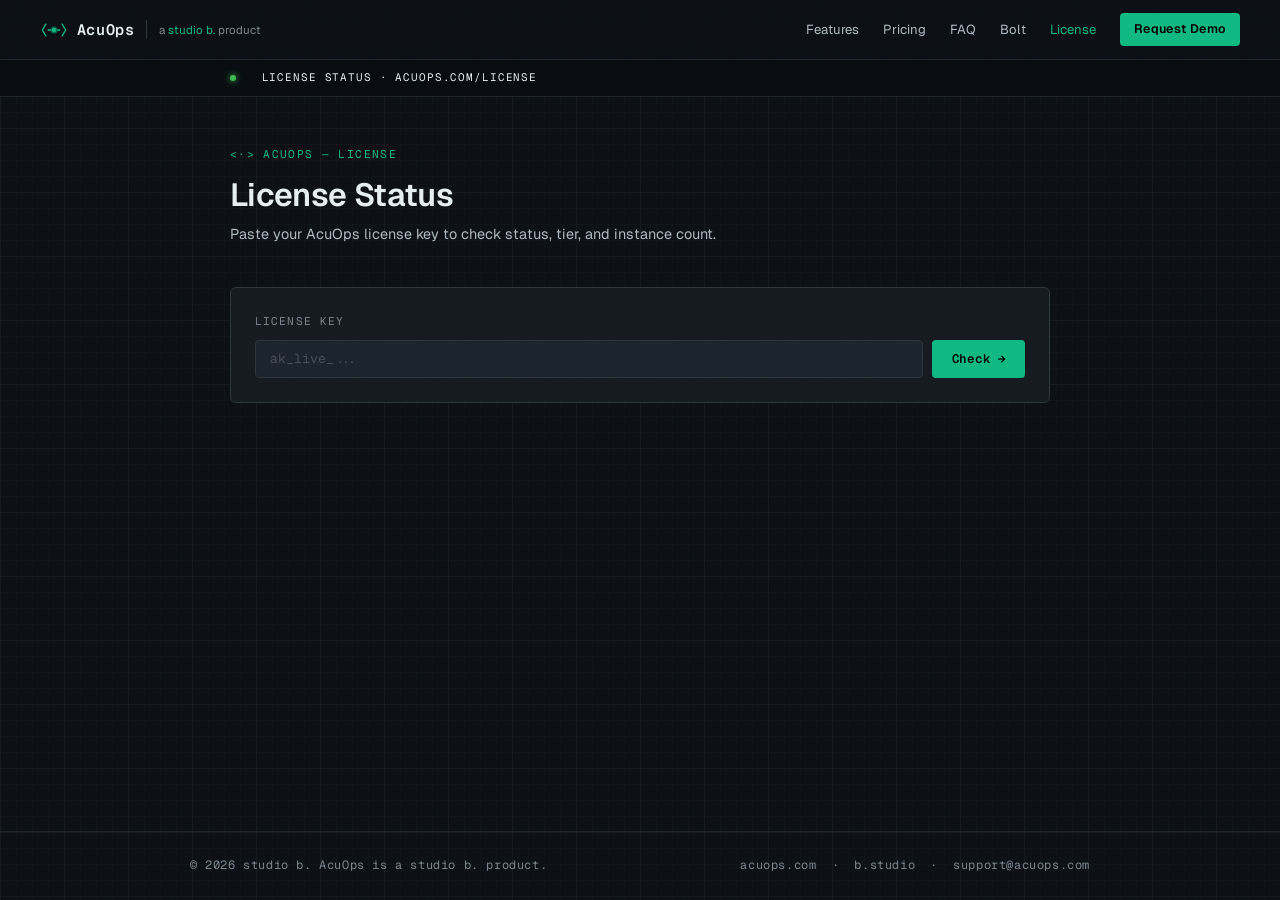
<file: license.html>
<!DOCTYPE html>
<html lang="en">
<head>
<meta charset="UTF-8">
<meta name="viewport" content="width=device-width, initial-scale=1.0">
<title>AcuOps — License Status</title>
<meta name="description" content="Check your AcuOps license key status, tier, instance count, and expiry.">
<meta property="og:title" content="AcuOps — License Status">
<meta property="og:description" content="Check your AcuOps license key status, tier, instance count, and expiry.">
<meta property="og:type" content="website">
<meta property="og:url" content="https://acuops.com/license">
<meta property="og:site_name" content="AcuOps">
<meta name="twitter:card" content="summary">
<meta name="twitter:title" content="AcuOps — License Status">
<meta name="twitter:description" content="Check your AcuOps license key status, tier, instance count, and expiry.">
<link rel="canonical" href="https://acuops.com/license">
<link rel="preconnect" href="https://fonts.googleapis.com">
<link rel="preconnect" href="https://fonts.gstatic.com" crossorigin>
<link href="https://fonts.googleapis.com/css2?family=Geist:wght@300;400;500;600;700&family=Geist+Mono:wght@300;400;500;600&family=Caveat:wght@600;700&display=swap" rel="stylesheet">

<!-- HubSpot Tracking Code -->
<script type="text/javascript" id="hs-script-loader" async defer src="//js.hs-scripts.com/49070660.js"></script>

<style>
/* ══════════════════════════════════════════════════
   AcuOps License Status — Mission Control register
   Same token set as index.html. Dark slate + terminal green.
   ══════════════════════════════════════════════════ */

:root {
  --bg: #0D1117;
  --surface: #161B22;
  --surface-2: #1C242E;
  --console: #090D12;
  --rule: #30363D;
  --rule-light: #21262D;
  --signal: #10B981;
  --signal-hover: #34D399;
  --signal-dim: rgba(16, 185, 129, 0.15);
  --pulse: #3FB950;
  --alert: #F85149;
  --warn: #F0A330;
  --text: #E6EDF3;
  --text-secondary: #B1BAC4;
  --text-tertiary: #7D8590;
  --text-dim: #484F58;
}

* { margin: 0; padding: 0; box-sizing: border-box; }
html { scroll-behavior: smooth; }

body {
  background: var(--bg);
  color: var(--text);
  font-family: 'Geist', sans-serif;
  font-weight: 400;
  line-height: 1.65;
  -webkit-font-smoothing: antialiased;
  min-height: 100vh;
  display: flex;
  flex-direction: column;
  /* Schematic grid — matches index.html */
  background-image:
    linear-gradient(to right, rgba(230,237,243,0.028) 1px, transparent 1px),
    linear-gradient(to bottom, rgba(230,237,243,0.028) 1px, transparent 1px),
    linear-gradient(to right, rgba(230,237,243,0.014) 1px, transparent 1px),
    linear-gradient(to bottom, rgba(230,237,243,0.014) 1px, transparent 1px);
  background-size: 64px 64px, 64px 64px, 16px 16px, 16px 16px;
}

/* CRT grain */
body::before {
  content: '';
  position: fixed;
  inset: 0;
  pointer-events: none;
  z-index: 9999;
  opacity: 0.25;
  background-image: url("data:image/svg+xml,%3Csvg viewBox='0 0 256 256' xmlns='http://www.w3.org/2000/svg'%3E%3Cfilter id='noise'%3E%3CfeTurbulence type='fractalNoise' baseFrequency='0.9' numOctaves='4' stitchTiles='stitch'/%3E%3C/filter%3E%3Crect width='100%25' height='100%25' filter='url(%23noise)' opacity='0.03'/%3E%3C/svg%3E");
  background-repeat: repeat;
  background-size: 256px 256px;
  mix-blend-mode: overlay;
}

/* ── Nav — identical to index.html ── */
nav {
  position: sticky;
  top: 0;
  z-index: 100;
  background: rgba(13,17,23,0.88);
  backdrop-filter: blur(16px);
  border-bottom: 1px solid var(--rule-light);
  display: flex;
  align-items: center;
  justify-content: space-between;
  padding: 0 2.5rem;
  height: 60px;
  max-width: 100%;
}

.brand { display: flex; align-items: center; gap: 0.75rem; }
.brand-main { display: flex; align-items: center; gap: 0.55rem; text-decoration: none; }
.brand-mark { width: 28px; height: 28px; }
.brand-name { font-family: 'Geist Mono', monospace; font-weight: 600; font-size: 0.95rem; letter-spacing: 0.04em; color: var(--text); }
.brand-parent { font-size: 0.72rem; color: var(--text-tertiary); border-left: 1px solid var(--rule); padding-left: 0.75rem; }
.brand-parent a { color: var(--signal); text-decoration: none; }

.nav-links { display: flex; align-items: center; gap: 1.5rem; }
.nav-links a { font-size: 0.82rem; color: var(--text-secondary); text-decoration: none; transition: color 0.2s; }
.nav-links a:hover { color: var(--signal); }
.nav-links a.nav-cta {
  background: var(--signal);
  color: #000;
  padding: 0.38rem 0.85rem;
  border-radius: 4px;
  font-weight: 600;
  font-size: 0.78rem;
  letter-spacing: 0.03em;
}
.nav-links a.nav-cta:hover { background: var(--signal-hover); color: #000; }

.nav-toggle { display: none; }

@media (max-width: 640px) {
  nav { padding: 0 1.25rem; }
  .nav-toggle {
    display: flex; flex-direction: column; gap: 4px; background: none; border: none; cursor: pointer; padding: 4px;
  }
  .nav-toggle span { display: block; width: 20px; height: 1.5px; background: var(--text-secondary); }
  .nav-links { display: none; position: absolute; top: 60px; left: 0; right: 0; background: var(--surface); border-bottom: 1px solid var(--rule); flex-direction: column; align-items: flex-start; padding: 1rem 1.5rem; gap: 1rem; }
  .nav-links.open { display: flex; }
}

/* ── Dispatch strip ── */
.dispatch {
  background: var(--console);
  border-bottom: 1px solid var(--rule-light);
  color: var(--text);
  font-family: 'Geist Mono', monospace;
  font-size: 0.68rem;
  font-weight: 400;
  letter-spacing: 0.08em;
  text-transform: uppercase;
}
.dispatch-inner {
  max-width: 900px;
  margin: 0 auto;
  padding: 0.55rem 2.5rem;
  display: flex;
  align-items: center;
  gap: 1.6rem;
}
.dispatch-dot {
  width: 6px; height: 6px;
  border-radius: 50%;
  background: var(--pulse);
  box-shadow: 0 0 6px var(--pulse);
  animation: blink 2.5s ease-in-out infinite;
  flex-shrink: 0;
}
@keyframes blink { 0%,100%{opacity:1;} 50%{opacity:0.35;} }

/* ── Main layout ── */
main {
  flex: 1;
  max-width: 900px;
  margin: 0 auto;
  padding: 3rem 2.5rem 4rem;
  width: 100%;
}

.page-eyebrow {
  font-family: 'Geist Mono', monospace;
  font-size: 0.7rem;
  letter-spacing: 0.12em;
  text-transform: uppercase;
  color: var(--signal);
  margin-bottom: 0.75rem;
}

h1 {
  font-size: clamp(1.5rem, 3vw, 2rem);
  font-weight: 600;
  letter-spacing: -0.02em;
  color: var(--text);
  margin-bottom: 0.5rem;
  line-height: 1.25;
}

.page-sub {
  color: var(--text-secondary);
  font-size: 0.9rem;
  margin-bottom: 2.5rem;
  max-width: 540px;
}

/* ── Key input panel ── */
.key-panel {
  background: var(--surface);
  border: 1px solid var(--rule);
  border-radius: 6px;
  padding: 1.5rem;
  margin-bottom: 1.5rem;
}

.key-panel label {
  display: block;
  font-family: 'Geist Mono', monospace;
  font-size: 0.7rem;
  letter-spacing: 0.1em;
  text-transform: uppercase;
  color: var(--text-tertiary);
  margin-bottom: 0.6rem;
}

.key-row {
  display: flex;
  gap: 0.6rem;
  align-items: stretch;
}

.key-input {
  flex: 1;
  background: var(--surface-2);
  border: 1px solid var(--rule);
  border-radius: 4px;
  color: var(--text);
  font-family: 'Geist Mono', monospace;
  font-size: 0.82rem;
  padding: 0.6rem 0.85rem;
  outline: none;
  transition: border-color 0.2s;
  min-width: 0;
}
.key-input::placeholder { color: var(--text-dim); }
.key-input:focus { border-color: var(--signal); }

.check-btn {
  background: var(--signal);
  color: #000;
  border: none;
  border-radius: 4px;
  font-family: 'Geist Mono', monospace;
  font-size: 0.78rem;
  font-weight: 600;
  letter-spacing: 0.06em;
  padding: 0.6rem 1.2rem;
  cursor: pointer;
  white-space: nowrap;
  transition: background 0.2s, opacity 0.2s;
  flex-shrink: 0;
}
.check-btn:hover { background: var(--signal-hover); }
.check-btn:disabled { opacity: 0.5; cursor: not-allowed; }

/* ── Status card ── */
.status-card {
  background: var(--surface);
  border: 1px solid var(--rule);
  border-radius: 6px;
  overflow: hidden;
  display: none; /* shown via JS */
}
.status-card.visible { display: block; }

.status-header {
  display: flex;
  align-items: center;
  gap: 0.75rem;
  padding: 1rem 1.5rem;
  border-bottom: 1px solid var(--rule);
  font-family: 'Geist Mono', monospace;
  font-size: 0.78rem;
  letter-spacing: 0.08em;
  text-transform: uppercase;
  font-weight: 600;
}

.status-dot {
  width: 8px; height: 8px; border-radius: 50%; flex-shrink: 0;
}
.status-dot.active  { background: var(--signal); box-shadow: 0 0 6px var(--signal); animation: blink 2.5s ease-in-out infinite; }
.status-dot.grace   { background: var(--warn); box-shadow: 0 0 6px var(--warn); animation: blink 1.5s ease-in-out infinite; }
.status-dot.expired { background: var(--alert); }
.status-dot.unknown { background: var(--text-dim); }
.status-dot.loading { background: var(--text-dim); animation: blink 1s ease-in-out infinite; }

.status-label {
  flex: 1;
}
.status-label em { font-style: normal; color: var(--text-tertiary); font-weight: 400; margin-left: 0.5rem; }

.status-body {
  padding: 1.25rem 1.5rem;
  display: grid;
  grid-template-columns: 1fr 1fr;
  gap: 1.25rem;
}

@media (max-width: 540px) {
  .status-body { grid-template-columns: 1fr; }
}

.stat-block {}
.stat-label {
  font-family: 'Geist Mono', monospace;
  font-size: 0.65rem;
  letter-spacing: 0.12em;
  text-transform: uppercase;
  color: var(--text-tertiary);
  margin-bottom: 0.3rem;
}
.stat-value {
  font-size: 0.9rem;
  color: var(--text);
  font-weight: 500;
}
.stat-value.mono {
  font-family: 'Geist Mono', monospace;
  font-size: 0.82rem;
}

/* Instance progress bar */
.instance-bar-wrap {
  margin-top: 0.4rem;
  height: 4px;
  background: var(--rule);
  border-radius: 2px;
  overflow: hidden;
}
.instance-bar-fill {
  height: 100%;
  background: var(--signal);
  border-radius: 2px;
  transition: width 0.4s ease;
}
.instance-bar-fill.warn { background: var(--warn); }

/* Status footer — grace warning / renew CTA */
.status-footer {
  display: none;
  padding: 0.85rem 1.5rem;
  border-top: 1px solid var(--rule);
  background: var(--surface-2);
  align-items: center;
  gap: 1rem;
  flex-wrap: wrap;
}
.status-footer.visible { display: flex; }

.status-footer-msg {
  flex: 1;
  font-size: 0.82rem;
  color: var(--text-secondary);
  min-width: 200px;
}
.status-footer-msg strong { color: var(--text); }

.renew-btn {
  background: transparent;
  color: var(--signal);
  border: 1px solid var(--signal);
  border-radius: 4px;
  font-family: 'Geist Mono', monospace;
  font-size: 0.73rem;
  font-weight: 600;
  letter-spacing: 0.06em;
  padding: 0.4rem 0.9rem;
  cursor: pointer;
  text-decoration: none;
  transition: background 0.2s;
  white-space: nowrap;
}
.renew-btn:hover { background: var(--signal-dim); }
.renew-btn.urgent { color: var(--alert); border-color: var(--alert); }
.renew-btn.urgent:hover { background: rgba(248,81,73,0.1); }

/* Error/unknown card */
.error-card {
  background: var(--surface);
  border: 1px solid var(--rule);
  border-radius: 6px;
  padding: 1.25rem 1.5rem;
  display: none;
}
.error-card.visible { display: block; }
.error-card-header {
  font-family: 'Geist Mono', monospace;
  font-size: 0.75rem;
  letter-spacing: 0.08em;
  text-transform: uppercase;
  color: var(--alert);
  margin-bottom: 0.5rem;
}
.error-card-header.warn { color: var(--warn); }
.error-card p {
  font-size: 0.85rem;
  color: var(--text-secondary);
}
.error-card p a { color: var(--signal); }
.error-card p strong { color: var(--text); }

/* ── Footer ── */
footer {
  border-top: 1px solid var(--rule-light);
  padding: 1.5rem 2.5rem;
  font-size: 0.75rem;
  color: var(--text-tertiary);
  font-family: 'Geist Mono', monospace;
  letter-spacing: 0.05em;
}
.footer-inner {
  max-width: 900px;
  margin: 0 auto;
  display: flex;
  align-items: center;
  justify-content: space-between;
  gap: 1rem;
  flex-wrap: wrap;
}
.footer-inner a { color: var(--text-tertiary); text-decoration: none; }
.footer-inner a:hover { color: var(--signal); }

/* ══════════════════════════════════════════════════
   PR 5b — Comic Book DNA visual pass
   Half-tone headers · caution-stripe corners · Caveat accents
   Asymmetric desktop panel layout for status body
   ══════════════════════════════════════════════════ */

/* Half-tone dot pattern — used on status-header */
.status-header {
  background-image: radial-gradient(circle, rgba(16,185,129,0.18) 1px, transparent 1px);
  background-size: 12px 12px;
  background-position: 0 0;
  position: relative;
}
/* Overlay dark gradient so the dots fade out left→right */
.status-header::before {
  content: '';
  position: absolute;
  inset: 0;
  background: linear-gradient(to right, var(--surface) 0%, transparent 30%, var(--surface) 100%);
  pointer-events: none;
}
.status-header > * { position: relative; } /* sit above ::before overlay */

/* Caution-stripe corners on status card — top-left + bottom-right micro accents */
.status-card {
  position: relative;
}
.status-card::before,
.status-card::after {
  content: '';
  position: absolute;
  width: 28px;
  height: 28px;
  pointer-events: none;
  z-index: 2;
  background: repeating-linear-gradient(
    -45deg,
    var(--signal) 0px,
    var(--signal) 3px,
    transparent 3px,
    transparent 8px
  );
  opacity: 0.55;
}
.status-card::before { top: -1px; left: -1px; border-radius: 6px 0 0 0; }
.status-card::after  { bottom: -1px; right: -1px; border-radius: 0 0 6px 0; }
.status-card.visible::before,
.status-card.visible::after { display: block; }

/* Grace period: amber-tinted caution stripes */
.status-card.state-grace::before,
.status-card.state-grace::after {
  background: repeating-linear-gradient(
    -45deg,
    var(--warn) 0px,
    var(--warn) 3px,
    transparent 3px,
    transparent 8px
  );
}

/* Caveat font for status label — the "hand-lettered accent" */
.status-label {
  font-family: 'Caveat', cursive;
  font-size: 1.1rem;
  font-weight: 700;
  letter-spacing: 0.04em;
  text-transform: none; /* override the mono uppercase */
}
.status-label em {
  font-family: 'Geist Mono', monospace;
  font-size: 0.72rem;
  font-weight: 400;
  letter-spacing: 0.06em;
  text-transform: uppercase;
}

/* Asymmetric desktop layout: status left (wider), instance right */
@media (min-width: 640px) {
  .status-body {
    grid-template-columns: 1.4fr 1fr;
    grid-template-rows: auto auto;
  }
  /* Org + tier in left column, instances + grace in right */
  .stat-block:nth-child(1) { grid-column: 1; grid-row: 1; }
  .stat-block:nth-child(2) { grid-column: 1; grid-row: 2; }
  .stat-block:nth-child(3) { grid-column: 2; grid-row: 1; }
  .stat-block:nth-child(4) { grid-column: 2; grid-row: 2; }
}
</style>
</head>
<body>

<!-- ── Nav ── -->
<nav>
  <div class="brand">
    <a href="/" class="brand-main" aria-label="AcuOps home">
      <svg class="brand-mark" viewBox="0 0 24 24" fill="none" stroke-width="1.2" stroke-linecap="round" stroke-linejoin="round" xmlns="http://www.w3.org/2000/svg" role="img" aria-hidden="true">
        <path d="M5 7 L2 12 L5 17" stroke="#10B981" stroke-width="1.2" stroke-linecap="round" stroke-linejoin="round"/>
        <path d="M19 7 L22 12 L19 17" stroke="#10B981" stroke-width="1.2" stroke-linecap="round" stroke-linejoin="round"/>
        <circle cx="12" cy="12" r="2.5" fill="#10B981" stroke="#065F46" stroke-width="1.2"/>
        <path d="M9 12 H7 M17 12 H15" stroke="#10B981" stroke-width="1.2" stroke-linecap="round"/>
      </svg>
      <span class="brand-name">AcuOps</span>
    </a>
    <span class="brand-parent">a <a href="https://b.studio">studio b.</a> product</span>
  </div>
  <button class="nav-toggle" onclick="document.querySelector('.nav-links').classList.toggle('open')" aria-label="Menu">
    <span></span><span></span><span></span>
  </button>
  <div class="nav-links">
    <a href="/#features">Features</a>
    <a href="/#pricing">Pricing</a>
    <a href="/#faq">FAQ</a>
    <a href="https://bolt.b.studio">Bolt</a>
    <a href="/license" style="color: var(--signal);">License</a>
    <a href="/#demo" class="nav-cta">Request Demo</a>
  </div>
</nav>

<!-- ── Dispatch strip ── -->
<div class="dispatch">
  <div class="dispatch-inner">
    <span class="dispatch-dot"></span>
    <span>License Status &middot; acuops.com/license</span>
  </div>
</div>

<!-- ── Main ── -->
<main>

  <div class="page-eyebrow">&#60;&middot;&#62; AcuOps &mdash; License</div>
  <h1>License Status</h1>
  <p class="page-sub">Paste your AcuOps license key to check status, tier, and instance count.</p>

  <!-- Key input panel -->
  <div class="key-panel">
    <label for="license-key-input">License Key</label>
    <div class="key-row">
      <input
        id="license-key-input"
        class="key-input"
        type="text"
        placeholder="ak_live_..."
        autocomplete="off"
        autocorrect="off"
        spellcheck="false"
      >
      <button class="check-btn" id="check-btn" onclick="checkLicense()">Check &rarr;</button>
    </div>
  </div>

  <!-- Status card (active / grace) -->
  <div class="status-card" id="status-card">
    <div class="status-header">
      <span class="status-dot" id="status-dot"></span>
      <span class="status-label" id="status-label"></span>
    </div>
    <div class="status-body">
      <div class="stat-block">
        <div class="stat-label">Org</div>
        <div class="stat-value" id="stat-org">—</div>
      </div>
      <div class="stat-block">
        <div class="stat-label">Tier</div>
        <div class="stat-value mono" id="stat-tier">—</div>
      </div>
      <div class="stat-block">
        <div class="stat-label">Instances</div>
        <div class="stat-value mono" id="stat-instances">—</div>
        <div class="instance-bar-wrap">
          <div class="instance-bar-fill" id="instance-bar" style="width: 0%"></div>
        </div>
      </div>
      <div class="stat-block">
        <div class="stat-label">Grace Period Ends</div>
        <div class="stat-value mono" id="stat-grace">—</div>
      </div>
    </div>
    <div class="status-footer" id="status-footer">
      <div class="status-footer-msg" id="status-footer-msg"></div>
      <a href="mailto:sales@acuops.com" class="renew-btn" id="renew-btn">Renew &rarr;</a>
    </div>
  </div>

  <!-- Error / unknown card -->
  <div class="error-card" id="error-card">
    <div class="error-card-header" id="error-header">Error</div>
    <p id="error-msg"></p>
  </div>

</main>

<!-- ── Footer ── -->
<footer>
  <div class="footer-inner">
    <span>&copy; 2026 studio b. AcuOps is a studio b. product.</span>
    <span>
      <a href="/">acuops.com</a>
      &nbsp;&middot;&nbsp;
      <a href="https://b.studio">b.studio</a>
      &nbsp;&middot;&nbsp;
      <a href="mailto:support@acuops.com">support@acuops.com</a>
    </span>
  </div>
</footer>

<script>
(function() {
  var API = 'https://studiob-api-production-2df4.up.railway.app/api/v1/acuops/licenses/validate';
  var STORAGE_KEY = 'acuops_license_key';

  // Restore from localStorage or URL param
  var params = new URLSearchParams(window.location.search);
  var preKey = params.get('key') || localStorage.getItem(STORAGE_KEY) || '';
  var input = document.getElementById('license-key-input');
  if (preKey) {
    input.value = preKey;
    // Auto-submit if key came from URL param
    if (params.get('key')) {
      window.addEventListener('DOMContentLoaded', function() { checkLicense(); });
    }
  }

  // Enter key submits
  input.addEventListener('keydown', function(e) {
    if (e.key === 'Enter') checkLicense();
  });

  function fmt(iso) {
    if (!iso) return '—';
    var d = new Date(iso);
    if (!d.getTime()) return '—';
    return d.getFullYear() + '-' +
      String(d.getMonth() + 1).padStart(2, '0') + '-' +
      String(d.getDate()).padStart(2, '0');
  }

  function showStatus(data) {
    var card = document.getElementById('status-card');
    var dot = document.getElementById('status-dot');
    var label = document.getElementById('status-label');
    var footer = document.getElementById('status-footer');
    var footerMsg = document.getElementById('status-footer-msg');
    var renewBtn = document.getElementById('renew-btn');
    var bar = document.getElementById('instance-bar');

    dot.className = 'status-dot ' + data.status;
    card.className = 'status-card visible' + (data.status === 'grace' ? ' state-grace' : '');

    var labelText = data.status === 'active' ? 'ACTIVE' : 'GRACE PERIOD';
    label.innerHTML = labelText +
      (data.var_org_name ? ' <em>&mdash; ' + escHtml(data.var_org_name) + '</em>' : '');

    document.getElementById('stat-org').textContent = data.var_org_name || '—';
    document.getElementById('stat-tier').textContent = data.tier || '—';

    var ic = data.instance_count || 0;
    var mi = data.max_instances || 1;
    document.getElementById('stat-instances').textContent = ic + ' / ' + mi;

    var pct = Math.min(100, Math.round((ic / mi) * 100));
    bar.style.width = pct + '%';
    bar.className = 'instance-bar-fill' + (pct >= 100 ? ' warn' : '');

    var graceEnds = data.grace_period_ends ? fmt(data.grace_period_ends) : null;
    document.getElementById('stat-grace').textContent = graceEnds || '—';

    if (data.status === 'grace' && graceEnds) {
      footer.classList.add('visible');
      footerMsg.innerHTML = '<strong>Grace period ends ' + escHtml(graceEnds) + '</strong> — renew to restore full access.';
      renewBtn.className = 'renew-btn urgent';
    } else if (ic >= mi) {
      footer.classList.add('visible');
      footerMsg.innerHTML = '<strong>Instance cap reached</strong> — contact us to upgrade your tier.';
      renewBtn.textContent = 'Upgrade →';
      renewBtn.className = 'renew-btn';
    } else {
      footer.classList.remove('visible');
    }

    card.classList.add('visible');
    document.getElementById('error-card').classList.remove('visible');
  }

  function showError(headerText, msg, isWarn) {
    var card = document.getElementById('error-card');
    var hdr = document.getElementById('error-header');
    hdr.textContent = headerText;
    hdr.className = 'error-card-header' + (isWarn ? ' warn' : '');
    document.getElementById('error-msg').innerHTML = msg;
    card.classList.add('visible');
    document.getElementById('status-card').classList.remove('visible');
  }

  function showLoading() {
    var card = document.getElementById('status-card');
    var dot = document.getElementById('status-dot');
    var label = document.getElementById('status-label');
    dot.className = 'status-dot loading';
    label.textContent = 'CHECKING...';
    document.getElementById('stat-org').textContent = '—';
    document.getElementById('stat-tier').textContent = '—';
    document.getElementById('stat-instances').textContent = '—';
    document.getElementById('stat-grace').textContent = '—';
    document.getElementById('instance-bar').style.width = '0%';
    document.getElementById('status-footer').classList.remove('visible');
    card.classList.add('visible');
    document.getElementById('error-card').classList.remove('visible');
  }

  function escHtml(s) {
    return String(s)
      .replace(/&/g,'&amp;')
      .replace(/</g,'&lt;')
      .replace(/>/g,'&gt;')
      .replace(/"/g,'&quot;');
  }

  window.checkLicense = function() {
    var key = input.value.trim();
    if (!key) {
      input.focus();
      return;
    }

    localStorage.setItem(STORAGE_KEY, key);

    var btn = document.getElementById('check-btn');
    btn.disabled = true;
    showLoading();

    fetch(API, {
      method: 'POST',
      mode: 'cors',
      headers: { 'Content-Type': 'application/json' },
      body: JSON.stringify({ key: key }),
    })
      .then(function(r) {
        return r.json().then(function(body) { return { status: r.status, body: body }; });
      })
      .then(function(res) {
        btn.disabled = false;
        if (res.status === 200) {
          showStatus(res.body);
        } else if (res.status === 402) {
          showError(
            'EXPIRED',
            'License has expired or been revoked. <a href="mailto:sales@acuops.com">Contact sales@acuops.com</a> to renew.',
            false
          );
        } else if (res.status === 404) {
          showError(
            'KEY NOT FOUND',
            'This key is not in the AcuOps system. <a href="mailto:sales@acuops.com">Email sales@acuops.com</a> to purchase.',
            true
          );
        } else if (res.status === 429) {
          var retry = res.body.retry_after_seconds || 60;
          showError(
            'RATE LIMIT',
            '<strong>Too many requests.</strong> Try again in ' + retry + ' seconds.',
            true
          );
        } else {
          showError(
            'ERROR',
            'Unexpected response (' + res.status + '). Try again or contact <a href="mailto:support@acuops.com">support@acuops.com</a>.',
            false
          );
        }
      })
      .catch(function(err) {
        btn.disabled = false;
        showError(
          'CONNECTION ERROR',
          'Could not reach AcuOps API. Check your connection and try again.',
          false
        );
        if (window.console) console.warn('[acuops/license] fetch error:', err);
      });
  };
})();
</script>

</body>
</html>
</file>
<file: assets/header.css>
/* ============================================================================
 * Studio b. — family header
 * Binary-accent stripe system (locked 2026-05-06 via /design-consultation).
 *
 * Loaded by the firm site (b.studio). Touch with care.
 *
 * Construction (top → bottom):
 *   1px ink@60 outline + 10px forest/paper diagonal stripe (-45°, 9/9 bands)
 *   + 1px ink@60 outline.
 *
 * b.studio is a STRUCTURAL surface — it wears the bare stripe with no accent
 * line. Cadence sibling sites (markdown, lmmi) add a 3px ::after accent in
 * their own header.css. Identity work on b.studio happens in the yolk hero,
 * not the header.
 *
 * Targets `.stripe.thin` specifically (the masthead-top instance). Internal
 * `.stripe` and `.stripe.forest` dividers elsewhere on the page are
 * untouched and keep their inline rules.
 *
 * Co-located outside the page so future content edits don't touch visual.
 * ============================================================================ */

.stripe.thin {
  height: 10px;
  background: repeating-linear-gradient(
    -45deg,
    var(--forest, #1A3328) 0, var(--forest, #1A3328) 9px,
    var(--paper,  #F4F1EB) 9px, var(--paper,  #F4F1EB) 18px
  );
  border-top:    1px solid rgba(13, 13, 13, 0.60);
  border-bottom: 1px solid rgba(13, 13, 13, 0.60);
}
</file>
